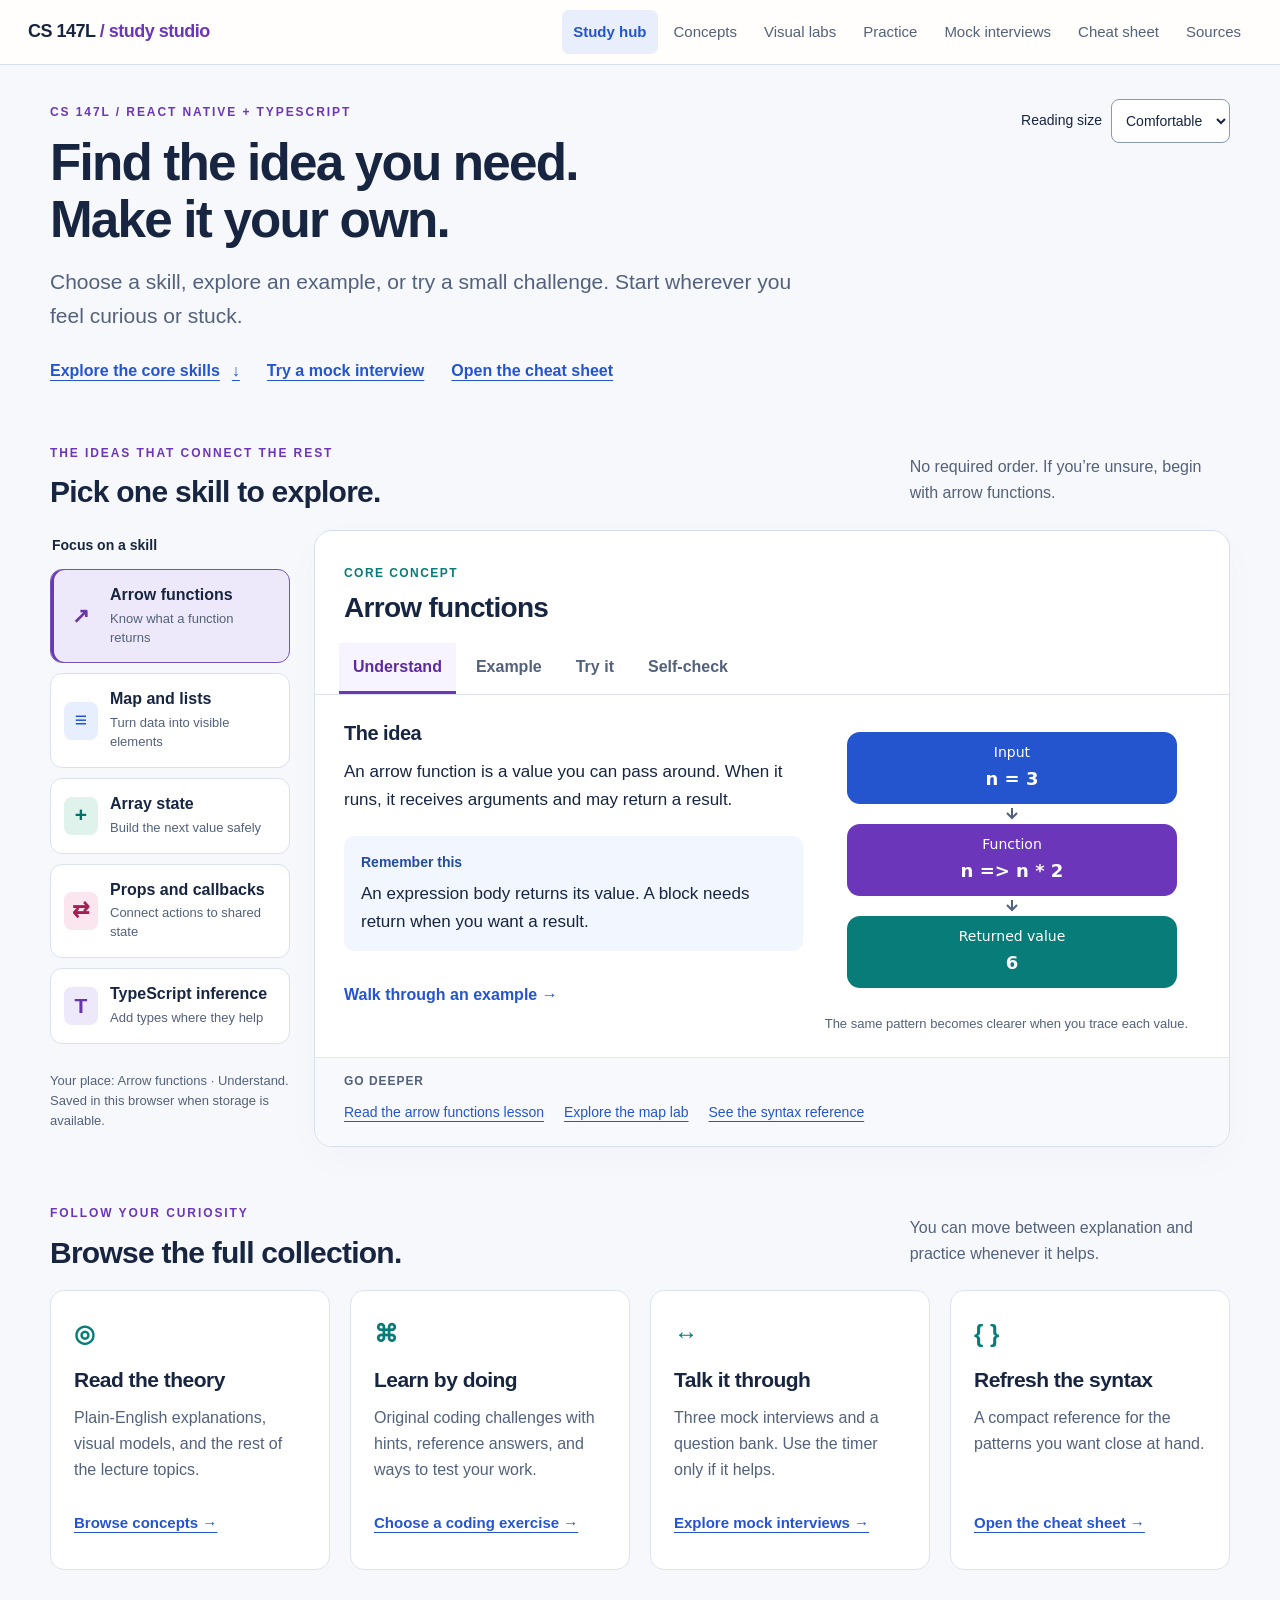
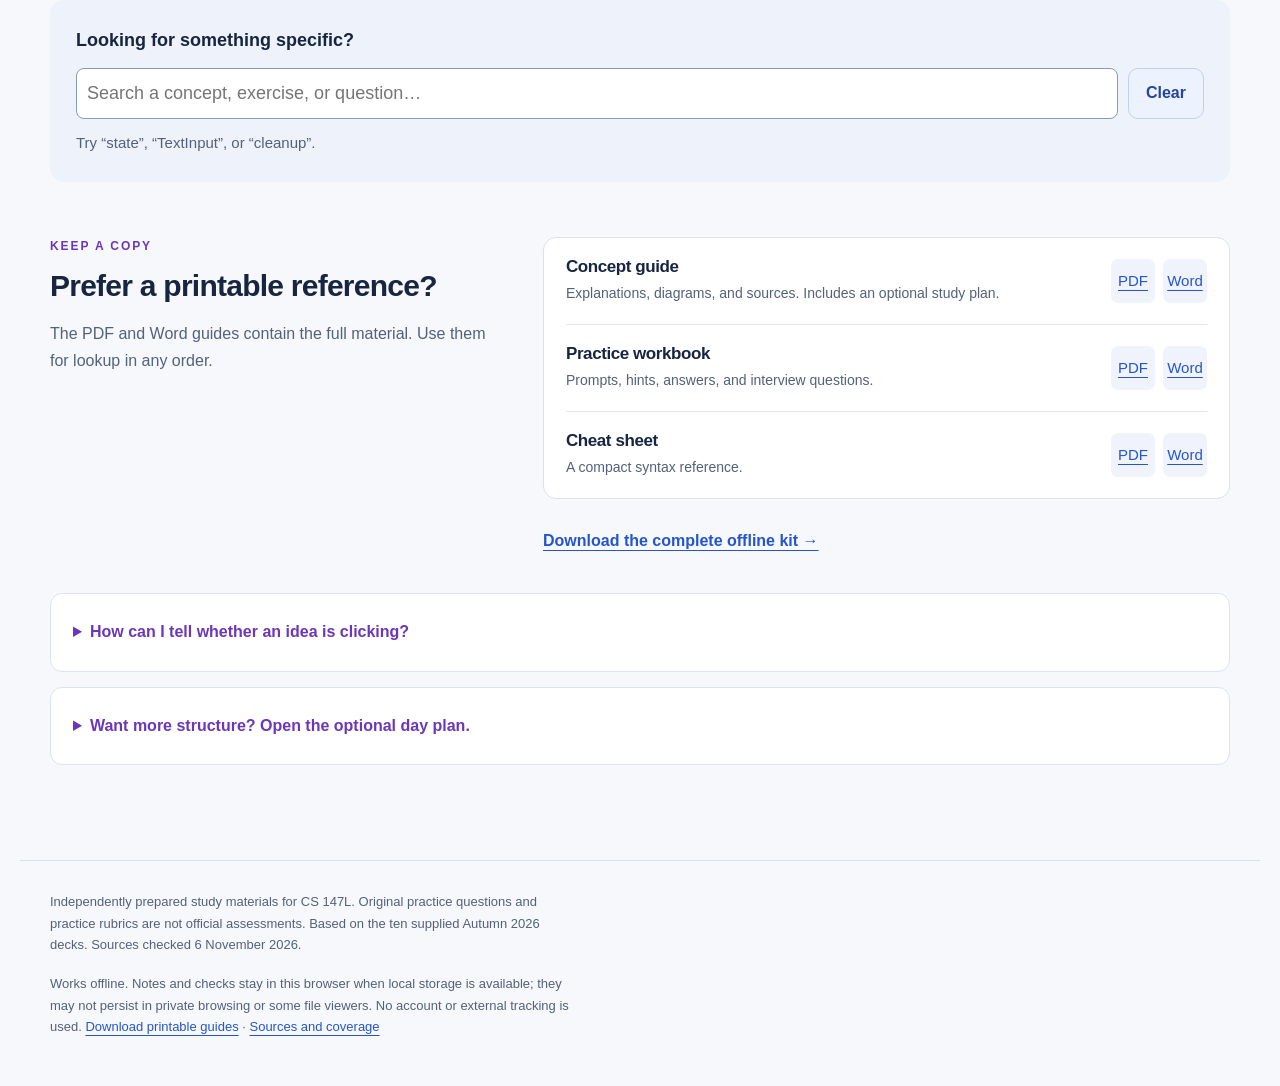
<file: index.html>
<!doctype html><html lang="en"><head><meta charset="utf-8"><meta name="viewport" content="width=device-width, initial-scale=1"><meta name="description" content="An interactive study guide to React Native and TypeScript, based on CS 147L lecture materials."><title>Explore your way | CS 147L Study Guide</title><link rel="stylesheet" href="assets/style.css"><link rel="stylesheet" href="assets/studio.css"></head><body class="home-page"><a class="skip" href="#main">Skip to content</a><header><div class="header-inner"><a class="brand" href="index.html">CS 147L <span>/ study studio</span></a><nav aria-label="Main navigation"><a href="index.html" aria-current="page">Study hub</a><a href="concepts.html">Concepts</a><a href="labs.html">Visual labs</a><a href="exercises.html">Practice</a><a href="interviews.html">Mock interviews</a><a href="cheatsheet.html">Cheat sheet</a><a href="sources.html">Sources</a></nav></div></header><main id="main"><div class="page-tools"><a href="index.html#explore" class="back-hub">← Explore a skill</a><label class="reading-control">Reading size <select data-reading-size><option value="comfortable">Comfortable</option><option value="large">Large</option></select></label></div><section class="welcome"><div class="eyebrow">CS 147L / React Native + TypeScript</div><h1>Find the idea you need.<br>Make it your own.</h1><p class="lede">Choose a skill, explore an example, or try a small challenge. Start wherever you feel curious or stuck.</p><div class="welcome-links"><a href="#explore">Explore the core skills <span aria-hidden="true">↓</span></a><a href="interviews.html">Try a mock interview</a><a href="cheatsheet.html">Open the cheat sheet</a></div></section>
<section class="skill-section" id="explore" aria-labelledby="explore-title"><span id="priority"></span><div class="section-intro"><div><div class="eyebrow">The ideas that connect the rest</div><h2 id="explore-title">Pick one skill to explore.</h2></div><p>No required order. If you’re unsure, begin with arrow functions.</p></div><div class="learning-workspace"><aside class="skill-picker"><fieldset class="desktop-skills"><legend>Focus on a skill</legend><label class="skill-option purple"><input type="radio" name="focus-skill" value="functions" checked><span class="skill-icon" aria-hidden="true">↗</span><span><strong>Arrow functions</strong><small>Know what a function returns</small></span></label><label class="skill-option blue"><input type="radio" name="focus-skill" value="lists"><span class="skill-icon" aria-hidden="true">≡</span><span><strong>Map and lists</strong><small>Turn data into visible elements</small></span></label><label class="skill-option teal"><input type="radio" name="focus-skill" value="state"><span class="skill-icon" aria-hidden="true">+</span><span><strong>Array state</strong><small>Build the next value safely</small></span></label><label class="skill-option pink"><input type="radio" name="focus-skill" value="callbacks"><span class="skill-icon" aria-hidden="true">⇄</span><span><strong>Props and callbacks</strong><small>Connect actions to shared state</small></span></label><label class="skill-option purple"><input type="radio" name="focus-skill" value="types"><span class="skill-icon" aria-hidden="true">T</span><span><strong>TypeScript inference</strong><small>Add types where they help</small></span></label></fieldset><label class="mobile-skill-label" for="skill-select">Focus on a skill</label><select id="skill-select" class="mobile-skills"><option value="functions">Arrow functions</option><option value="lists">Map and lists</option><option value="state">Array state</option><option value="callbacks">Props and callbacks</option><option value="types">TypeScript inference</option></select><p class="place-note" id="saved-place">Choose any skill. Your place is saved in this browser when storage is available.</p></aside><div class="skill-content"><p id="focus-announcement" class="sr-only" aria-live="polite"></p><section class="focus-topic" data-topic="functions" aria-labelledby="topic-title-functions"><div class="topic-heading"><span class="topic-kicker">Core concept</span><h3 id="topic-title-functions">Arrow functions</h3></div><div class="mode-tabs" role="tablist" aria-label="How to explore Arrow functions"><button type="button" role="tab" id="tab-functions-understand" aria-controls="panel-functions-understand" aria-selected="true" tabindex="0" data-mode="understand">Understand</button><button type="button" role="tab" id="tab-functions-example" aria-controls="panel-functions-example" aria-selected="false" tabindex="-1" data-mode="example">Example</button><button type="button" role="tab" id="tab-functions-practice" aria-controls="panel-functions-practice" aria-selected="false" tabindex="-1" data-mode="practice">Try it</button><button type="button" role="tab" id="tab-functions-check" aria-controls="panel-functions-check" aria-selected="false" tabindex="-1" data-mode="check">Self-check</button></div><section role="tabpanel" id="panel-functions-understand" aria-labelledby="tab-functions-understand" data-panel="understand" tabindex="0"><div class="understand-layout"><div><h4>The idea</h4><p>An arrow function is a value you can pass around. When it runs, it receives arguments and may return a result.</p><div class="remember"><strong>Remember this</strong><p>An expression body returns its value. A block needs return when you want a result.</p></div><button class="text-action" data-switch="example">Walk through an example <span aria-hidden="true">→</span></button></div><figure class="focus-figure"><svg xmlns="http://www.w3.org/2000/svg" viewBox="0 0 340 280" role="img" aria-label="Arrow functions explained in three steps"><g font-family="system-ui, sans-serif" text-anchor="middle"><rect x="5" y="10" width="330" height="72" rx="13" fill="#2455cf"/><text x="170" y="35" font-size="14" fill="white">Input</text><text x="170" y="63" font-size="18" font-weight="650" fill="white">n = 3</text><path d="M170 86v10m-5-5 5 5 5-5" fill="none" stroke="#53617a" stroke-width="2"/><rect x="5" y="102" width="330" height="72" rx="13" fill="#6c36ba"/><text x="170" y="127" font-size="14" fill="white">Function</text><text x="170" y="155" font-size="18" font-weight="650" fill="white">n =&gt; n * 2</text><path d="M170 178v10m-5-5 5 5 5-5" fill="none" stroke="#53617a" stroke-width="2"/><rect x="5" y="194" width="330" height="72" rx="13" fill="#087c78"/><text x="170" y="219" font-size="14" fill="white">Returned value</text><text x="170" y="247" font-size="18" font-weight="650" fill="white">6</text></g></svg><figcaption>The same pattern becomes clearer when you trace each value.</figcaption></figure></div></section><section role="tabpanel" id="panel-functions-example" aria-labelledby="tab-functions-example" data-panel="example" tabindex="0" hidden><div class="walkthrough"><div class="example-label">JavaScript fragment</div><div class="code"><button type="button" class="copy" aria-label="Copy example">Copy</button><pre class="trace-code"><code><span data-code-line="0">const double = n =&gt; n * 2;</span><span data-code-line="1">const alsoDouble = n =&gt; { return n * 2; };</span><span data-code-line="2">const missingReturn = n =&gt; { n * 2; };</span><span data-code-line="3"> </span><span data-code-line="4">double(3); // 6</span><span data-code-line="5">missingReturn(3); // undefined</span></code></pre></div><div class="walkthrough-controls"><button class="secondary" data-step="-1" disabled aria-label="Previous explanation">← Back</button><span class="step-count">Part 1 of 3</span><button data-step="1" aria-label="Next explanation">Next →</button></div><p class="step-explanation" aria-live="polite">An expression body returns the expression. With n = 3, n * 2 becomes 6.</p><p class="meta">This is a guided explanation. Run a full component in your course app using the linked exercise.</p></div></section><section role="tabpanel" id="panel-functions-practice" aria-labelledby="tab-functions-practice" data-panel="practice" tabindex="0" hidden><h4>A small challenge</h4><p>Write a function that adds 1 to a number. Show an expression body and a block body. Predict the result when the input is 4.</p><label for="mini-functions">Your attempt or explanation</label><textarea id="mini-functions" class="answer-editor" data-save="mini-functions" placeholder="Use this space or your editor. This scratchpad saves text; it does not run code." spellcheck="false"></textarea><details><summary>Show a hint</summary><p>Keep the calculation the same. Only the block version needs the return keyword.</p></details><details><summary>Compare with an answer</summary><div class="code"><button type="button" class="copy" aria-label="Copy code">Copy</button><pre>const addOne = n =&gt; n + 1;
const addOneBlock = n =&gt; { return n + 1; };
// Both return 5 when called with 4.</pre></div><p>Both versions receive one number and return a new number. The braces change how you write the return, not the intended calculation.</p></details><a class="text-link" href="exercises.html#e01">Open the full exercise E01 →</a></section><section role="tabpanel" id="panel-functions-check" aria-labelledby="tab-functions-check" data-panel="check" tabindex="0" hidden><form class="focus-quiz" data-focus-quiz="functions"><fieldset><legend>What does this call return?</legend><div class="code"><button type="button" class="copy" aria-label="Copy code">Copy</button><pre>const double = n =&gt; { n * 2; };
double(4);</pre></div><label class="quiz-choice"><input type="radio" name="quiz-functions" value="0"><span>8</span></label><label class="quiz-choice"><input type="radio" name="quiz-functions" value="1"><span>undefined</span></label><label class="quiz-choice"><input type="radio" name="quiz-functions" value="2"><span>A syntax error</span></label></fieldset><button type="submit">Check my reasoning</button><p class="quiz-result" aria-live="polite"></p></form><p class="meta">One answer is a starting point. Explain why it works, then try the coding exercise.</p></section><div class="context-links"><span>Go deeper</span><a href="concepts.html#arrow-functions">Read the arrow functions lesson</a><a href="labs.html#map">Explore the map lab</a><a href="cheatsheet.html#cheat-0">See the syntax reference</a></div></section><section class="focus-topic" data-topic="lists" hidden aria-labelledby="topic-title-lists"><div class="topic-heading"><span class="topic-kicker">Core concept</span><h3 id="topic-title-lists">Map and lists</h3></div><div class="mode-tabs" role="tablist" aria-label="How to explore Map and lists"><button type="button" role="tab" id="tab-lists-understand" aria-controls="panel-lists-understand" aria-selected="true" tabindex="0" data-mode="understand">Understand</button><button type="button" role="tab" id="tab-lists-example" aria-controls="panel-lists-example" aria-selected="false" tabindex="-1" data-mode="example">Example</button><button type="button" role="tab" id="tab-lists-practice" aria-controls="panel-lists-practice" aria-selected="false" tabindex="-1" data-mode="practice">Try it</button><button type="button" role="tab" id="tab-lists-check" aria-controls="panel-lists-check" aria-selected="false" tabindex="-1" data-mode="check">Self-check</button></div><section role="tabpanel" id="panel-lists-understand" aria-labelledby="tab-lists-understand" data-panel="understand" tabindex="0"><div class="understand-layout"><div><h4>The idea</h4><p>map calls a function once for each array item. It puts each returned value into a new array. Those values can be elements to display.</p><div class="remember"><strong>Remember this</strong><p>Return an element for each item, and put a stable key on each returned sibling.</p></div><button class="text-action" data-switch="example">Walk through an example <span aria-hidden="true">→</span></button></div><figure class="focus-figure"><svg xmlns="http://www.w3.org/2000/svg" viewBox="0 0 340 280" role="img" aria-label="Map and lists explained in three steps"><g font-family="system-ui, sans-serif" text-anchor="middle"><rect x="5" y="10" width="330" height="72" rx="13" fill="#2455cf"/><text x="170" y="35" font-size="14" fill="white">Data</text><text x="170" y="63" font-size="18" font-weight="650" fill="white">Tea · Soup</text><path d="M170 86v10m-5-5 5 5 5-5" fill="none" stroke="#53617a" stroke-width="2"/><rect x="5" y="102" width="330" height="72" rx="13" fill="#6c36ba"/><text x="170" y="127" font-size="14" fill="white">map callback</text><text x="170" y="155" font-size="18" font-weight="650" fill="white">name =&gt; &lt;Text&gt;…&lt;/Text&gt;</text><path d="M170 178v10m-5-5 5 5 5-5" fill="none" stroke="#53617a" stroke-width="2"/><rect x="5" y="194" width="330" height="72" rx="13" fill="#087c78"/><text x="170" y="219" font-size="14" fill="white">New array</text><text x="170" y="247" font-size="18" font-weight="650" fill="white">Text · Text</text></g></svg><figcaption>The same pattern becomes clearer when you trace each value.</figcaption></figure></div></section><section role="tabpanel" id="panel-lists-example" aria-labelledby="tab-lists-example" data-panel="example" tabindex="0" hidden><div class="walkthrough"><div class="example-label">JavaScript + JSX fragments</div><div class="code"><button type="button" class="copy" aria-label="Copy example">Copy</button><pre class="trace-code"><code><span data-code-line="0">// Component fragment; Text and View are imported.</span><span data-code-line="1">const names = [&#x27;Tea&#x27;, &#x27;Soup&#x27;];</span><span data-code-line="2">const rows = names.map(name =&gt; (</span><span data-code-line="3">  &lt;Text key={name}&gt;{name}&lt;/Text&gt;</span><span data-code-line="4">));</span><span data-code-line="5">return &lt;View&gt;{rows}&lt;/View&gt;;</span></code></pre></div><div class="walkthrough-controls"><button class="secondary" data-step="-1" disabled aria-label="Previous explanation">← Back</button><span class="step-count">Part 1 of 3</span><button data-step="1" aria-label="Next explanation">Next →</button></div><p class="step-explanation" aria-live="polite">The callback receives one name at a time: first Tea, then Soup.</p><p class="meta">This is a guided explanation. Run a full component in your course app using the linked exercise.</p></div></section><section role="tabpanel" id="panel-lists-practice" aria-labelledby="tab-lists-practice" data-panel="practice" tabindex="0" hidden><h4>A small challenge</h4><p>Given [2, 5, 8], use map to add 1 to every number. Write both arrow-body styles. Predict the result and whether the original changes.</p><label for="mini-lists">Your attempt or explanation</label><textarea id="mini-lists" class="answer-editor" data-save="mini-lists" placeholder="Use this space or your editor. This scratchpad saves text; it does not run code." spellcheck="false"></textarea><details><summary>Show a hint</summary><p>The callback receives one number. Its return value becomes one entry in the result.</p></details><details><summary>Compare with an answer</summary><div class="code"><button type="button" class="copy" aria-label="Copy code">Copy</button><pre>const numbers = [2, 5, 8];
const result = numbers.map(n =&gt; n + 1);
const sameResult = numbers.map(n =&gt; { return n + 1; });
// Results: [3, 6, 9]. numbers remains [2, 5, 8].</pre></div><p>This transformation creates a new array. Each callback returns a new number and does not mutate the input.</p></details><a class="text-link" href="exercises.html#e02">Open the full exercise E02 →</a></section><section role="tabpanel" id="panel-lists-check" aria-labelledby="tab-lists-check" data-panel="check" tabindex="0" hidden><form class="focus-quiz" data-focus-quiz="lists"><fieldset><legend>Which result does this map produce?</legend><div class="code"><button type="button" class="copy" aria-label="Copy code">Copy</button><pre>[2, 5, 8].map(n =&gt; { n + 1; });</pre></div><label class="quiz-choice"><input type="radio" name="quiz-lists" value="0"><span>[3, 6, 9]</span></label><label class="quiz-choice"><input type="radio" name="quiz-lists" value="1"><span>[2, 5, 8]</span></label><label class="quiz-choice"><input type="radio" name="quiz-lists" value="2"><span>[undefined, undefined, undefined]</span></label></fieldset><button type="submit">Check my reasoning</button><p class="quiz-result" aria-live="polite"></p></form><p class="meta">One answer is a starting point. Explain why it works, then try the coding exercise.</p></section><div class="context-links"><span>Go deeper</span><a href="concepts.html#map-lists">Read the map and lists lesson</a><a href="labs.html#map">Explore the map lab</a><a href="cheatsheet.html#cheat-1">See the syntax reference</a></div></section><section class="focus-topic" data-topic="state" hidden aria-labelledby="topic-title-state"><div class="topic-heading"><span class="topic-kicker">Core concept</span><h3 id="topic-title-state">Array state</h3></div><div class="mode-tabs" role="tablist" aria-label="How to explore Array state"><button type="button" role="tab" id="tab-state-understand" aria-controls="panel-state-understand" aria-selected="true" tabindex="0" data-mode="understand">Understand</button><button type="button" role="tab" id="tab-state-example" aria-controls="panel-state-example" aria-selected="false" tabindex="-1" data-mode="example">Example</button><button type="button" role="tab" id="tab-state-practice" aria-controls="panel-state-practice" aria-selected="false" tabindex="-1" data-mode="practice">Try it</button><button type="button" role="tab" id="tab-state-check" aria-controls="panel-state-check" aria-selected="false" tabindex="-1" data-mode="check">Self-check</button></div><section role="tabpanel" id="panel-state-understand" aria-labelledby="tab-state-understand" data-panel="understand" tabindex="0"><div class="understand-layout"><div><h4>The idea</h4><p>State describes a render. To add an item, create a new array and ask React to use it in the next render.</p><div class="remember"><strong>Remember this</strong><p>A setter accepts a new value or a pure updater function. Square brackets create the new array.</p></div><button class="text-action" data-switch="example">Walk through an example <span aria-hidden="true">→</span></button></div><figure class="focus-figure"><svg xmlns="http://www.w3.org/2000/svg" viewBox="0 0 340 280" role="img" aria-label="Array state explained in three steps"><g font-family="system-ui, sans-serif" text-anchor="middle"><rect x="5" y="10" width="330" height="72" rx="13" fill="#2455cf"/><text x="170" y="35" font-size="14" fill="white">Previous array</text><text x="170" y="63" font-size="18" font-weight="650" fill="white">Tea · Toast</text><path d="M170 86v10m-5-5 5 5 5-5" fill="none" stroke="#53617a" stroke-width="2"/><rect x="5" y="102" width="330" height="72" rx="13" fill="#6c36ba"/><text x="170" y="127" font-size="14" fill="white">New array literal</text><text x="170" y="155" font-size="18" font-weight="650" fill="white">[...previous, item]</text><path d="M170 178v10m-5-5 5 5 5-5" fill="none" stroke="#53617a" stroke-width="2"/><rect x="5" y="194" width="330" height="72" rx="13" fill="#087c78"/><text x="170" y="219" font-size="14" fill="white">Next array</text><text x="170" y="247" font-size="18" font-weight="650" fill="white">Tea · Toast · Soup</text></g></svg><figcaption>The same pattern becomes clearer when you trace each value.</figcaption></figure></div></section><section role="tabpanel" id="panel-state-example" aria-labelledby="tab-state-example" data-panel="example" tabindex="0" hidden><div class="walkthrough"><div class="example-label">JavaScript fragment</div><div class="code"><button type="button" class="copy" aria-label="Copy example">Copy</button><pre class="trace-code"><code><span data-code-line="0">// Inside an add-event handler; menu and setMenu already exist.</span><span data-code-line="1">const newItem = { id: &#x27;b&#x27;, name: &#x27;Soup&#x27; };</span><span data-code-line="2">setMenu(previous =&gt; [...previous, newItem]);</span><span data-code-line="3"> </span><span data-code-line="4">// Also valid using this render&#x27;s menu:</span><span data-code-line="5">// setMenu([...menu, newItem]);</span></code></pre></div><div class="walkthrough-controls"><button class="secondary" data-step="-1" disabled aria-label="Previous explanation">← Back</button><span class="step-count">Part 1 of 3</span><button data-step="1" aria-label="Next explanation">Next →</button></div><p class="step-explanation" aria-live="polite">Create the item outside the updater. In an app, assign a new stable ID when each item is created.</p><p class="meta">This is a guided explanation. Run a full component in your course app using the linked exercise.</p></div></section><section role="tabpanel" id="panel-state-practice" aria-labelledby="tab-state-practice" data-panel="practice" tabindex="0" hidden><h4>A small challenge</h4><p>Assume menu is array state and item is a new menu item. Write an add handler that appends item without changing the existing array.</p><label for="mini-state">Your attempt or explanation</label><textarea id="mini-state" class="answer-editor" data-save="mini-state" placeholder="Use this space or your editor. This scratchpad saves text; it does not run code." spellcheck="false"></textarea><details><summary>Show a hint</summary><p>Use a functional updater. Its parameter is the previous array, and it must return the next array.</p></details><details><summary>Compare with an answer</summary><div class="code"><button type="button" class="copy" aria-label="Copy code">Copy</button><pre>const addItem = item =&gt; {
  setMenu(previous =&gt; [...previous, item]);
};
// Component-body fragment in JavaScript.
// In TypeScript, annotate item with MenuItem.</pre></div><p>The updater receives previous queued state and returns a new array. Do not use push on the state array. Object braces would produce a different shape.</p></details><a class="text-link" href="exercises.html#e04">Open the full exercise E04 →</a></section><section role="tabpanel" id="panel-state-check" aria-labelledby="tab-state-check" data-panel="check" tabindex="0" hidden><form class="focus-quiz" data-focus-quiz="state"><fieldset><legend>Is this update valid?</legend><div class="code"><button type="button" class="copy" aria-label="Copy code">Copy</button><pre>setMenu(previous =&gt; [...previous, item]);</pre></div><label class="quiz-choice"><input type="radio" name="quiz-state" value="0"><span>Yes: the updater returns the next array.</span></label><label class="quiz-choice"><input type="radio" name="quiz-state" value="1"><span>No: a setter cannot receive a function.</span></label><label class="quiz-choice"><input type="radio" name="quiz-state" value="2"><span>No: spread changes the original array.</span></label></fieldset><button type="submit">Check my reasoning</button><p class="quiz-result" aria-live="polite"></p></form><p class="meta">One answer is a starting point. Explain why it works, then try the coding exercise.</p></section><div class="context-links"><span>Go deeper</span><a href="concepts.html#immutable-updates">Read the array state lesson</a><a href="labs.html#state">Explore the state lab</a><a href="cheatsheet.html#cheat-4">See the syntax reference</a></div></section><section class="focus-topic" data-topic="callbacks" hidden aria-labelledby="topic-title-callbacks"><div class="topic-heading"><span class="topic-kicker">Core concept</span><h3 id="topic-title-callbacks">Props and callbacks</h3></div><div class="mode-tabs" role="tablist" aria-label="How to explore Props and callbacks"><button type="button" role="tab" id="tab-callbacks-understand" aria-controls="panel-callbacks-understand" aria-selected="true" tabindex="0" data-mode="understand">Understand</button><button type="button" role="tab" id="tab-callbacks-example" aria-controls="panel-callbacks-example" aria-selected="false" tabindex="-1" data-mode="example">Example</button><button type="button" role="tab" id="tab-callbacks-practice" aria-controls="panel-callbacks-practice" aria-selected="false" tabindex="-1" data-mode="practice">Try it</button><button type="button" role="tab" id="tab-callbacks-check" aria-controls="panel-callbacks-check" aria-selected="false" tabindex="-1" data-mode="check">Self-check</button></div><section role="tabpanel" id="panel-callbacks-understand" aria-labelledby="tab-callbacks-understand" data-panel="understand" tabindex="0"><div class="understand-layout"><div><h4>The idea</h4><p>Keep shared state in the parent. Give the child a function it can call to request a change. The parent updates state and passes new values down.</p><div class="remember"><strong>Remember this</strong><p>Pass the function as a prop. Call it later, inside the event handler, with the expected argument.</p></div><button class="text-action" data-switch="example">Walk through an example <span aria-hidden="true">→</span></button></div><figure class="focus-figure"><svg xmlns="http://www.w3.org/2000/svg" viewBox="0 0 340 280" role="img" aria-label="Props and callbacks explained in three steps"><g font-family="system-ui, sans-serif" text-anchor="middle"><rect x="5" y="10" width="330" height="72" rx="13" fill="#2455cf"/><text x="170" y="35" font-size="14" fill="white">Parent</text><text x="170" y="63" font-size="18" font-weight="650" fill="white">owns menu + onAdd</text><path d="M170 86v10m-5-5 5 5 5-5" fill="none" stroke="#53617a" stroke-width="2"/><rect x="5" y="102" width="330" height="72" rx="13" fill="#6c36ba"/><text x="170" y="127" font-size="14" fill="white">Child receives a prop</text><text x="170" y="155" font-size="18" font-weight="650" fill="white">onAdd={addItem}</text><path d="M170 178v10m-5-5 5 5 5-5" fill="none" stroke="#53617a" stroke-width="2"/><rect x="5" y="194" width="330" height="72" rx="13" fill="#087c78"/><text x="170" y="219" font-size="14" fill="white">Press event</text><text x="170" y="247" font-size="18" font-weight="650" fill="white">onAdd({ name, popular })</text></g></svg><figcaption>The same pattern becomes clearer when you trace each value.</figcaption></figure></div></section><section role="tabpanel" id="panel-callbacks-example" aria-labelledby="tab-callbacks-example" data-panel="example" tabindex="0" hidden><div class="walkthrough"><div class="example-label">JavaScript + JSX fragments</div><div class="code"><button type="button" class="copy" aria-label="Copy example">Copy</button><pre class="trace-code"><code><span data-code-line="0">// Parent component fragments:</span><span data-code-line="1">const addItem = draft =&gt; {</span><span data-code-line="2">  setMenu(previous =&gt; [...previous, draft]);</span><span data-code-line="3">};</span><span data-code-line="4">&lt;Composer onAdd={addItem} /&gt;</span><span data-code-line="5"> </span><span data-code-line="6">// Child JSX fragment:</span><span data-code-line="7">&lt;Button title=&quot;Add&quot;</span><span data-code-line="8">  onPress={() =&gt; onAdd({ name, popular })} /&gt;</span></code></pre></div><div class="walkthrough-controls"><button class="secondary" data-step="-1" disabled aria-label="Previous explanation">← Back</button><span class="step-count">Part 1 of 3</span><button data-step="1" aria-label="Next explanation">Next →</button></div><p class="step-explanation" aria-live="polite">The parent owns menu and the callback. It passes the function itself to Composer through onAdd.</p><p class="meta">This is a guided explanation. Run a full component in your course app using the linked exercise.</p></div></section><section role="tabpanel" id="panel-callbacks-practice" aria-labelledby="tab-callbacks-practice" data-panel="practice" tabindex="0" hidden><h4>A small challenge</h4><p>Sketch a parent with menu state and a child with draft text. Write the callback prop and the child’s onPress expression. Explain who owns the array.</p><label for="mini-callbacks">Your attempt or explanation</label><textarea id="mini-callbacks" class="answer-editor" data-save="mini-callbacks" placeholder="Use this space or your editor. This scratchpad saves text; it does not run code." spellcheck="false"></textarea><details><summary>Show a hint</summary><p>The child gets onAdd as a prop. Its press handler should call onAdd with a { name, popular } object.</p></details><details><summary>Compare with an answer</summary><div class="code"><button type="button" class="copy" aria-label="Copy code">Copy</button><pre>// JavaScript + JSX example. E07 adds TypeScript types.
import { useState } from &#x27;react&#x27;;
import { Button, Switch, Text, TextInput, View } from &#x27;react-native&#x27;;

export default function Menu() {
  const [menu, setMenu] = useState([]);
  const addItem = draft =&gt; {
    setMenu(previous =&gt; [...previous, draft]);
  };
  return (
    &lt;View&gt;
      &lt;Text&gt;{menu.length} items&lt;/Text&gt;
      &lt;Composer onAdd={addItem} /&gt;
    &lt;/View&gt;
  );
}

function Composer({ onAdd }) {
  const [name, setName] = useState(&#x27;&#x27;);
  const [popular, setPopular] = useState(false);
  return (
    &lt;View&gt;
      &lt;TextInput value={name} onChangeText={setName} /&gt;
      &lt;Switch value={popular} onValueChange={setPopular} /&gt;
      &lt;Button title=&quot;Add&quot;
        onPress={() =&gt; onAdd({ name, popular })} /&gt;
    &lt;/View&gt;
  );
}</pre></div><p>Menu owns the array. Composer owns the draft name and popular values, receives onAdd as a prop, and calls it on a press. The parent appends the draft with a pure updater, so the item count changes on the next render. This sketch isolates ownership and callback wiring; E07 adds TypeScript contracts, and the full app adds validation and stable IDs for rendered items.</p></details><a class="text-link" href="exercises.html#e07">Open the full exercise E07 →</a></section><section role="tabpanel" id="panel-callbacks-check" aria-labelledby="tab-callbacks-check" data-panel="check" tabindex="0" hidden><form class="focus-quiz" data-focus-quiz="callbacks"><fieldset><legend>When is addItem called here?</legend><div class="code"><button type="button" class="copy" aria-label="Copy code">Copy</button><pre>&lt;Button title=&quot;Add&quot;
  onPress={() =&gt; addItem({ name, popular })} /&gt;</pre></div><label class="quiz-choice"><input type="radio" name="quiz-callbacks" value="0"><span>While the component renders.</span></label><label class="quiz-choice"><input type="radio" name="quiz-callbacks" value="1"><span>When the button is pressed.</span></label><label class="quiz-choice"><input type="radio" name="quiz-callbacks" value="2"><span>Only when the component first mounts.</span></label></fieldset><button type="submit">Check my reasoning</button><p class="quiz-result" aria-live="polite"></p></form><p class="meta">One answer is a starting point. Explain why it works, then try the coding exercise.</p></section><div class="context-links"><span>Go deeper</span><a href="concepts.html#shared-state">Read the props and callbacks lesson</a><a href="labs.html#callbacks">Explore the callback lab</a><a href="cheatsheet.html#cheat-6">See the syntax reference</a></div></section><section class="focus-topic" data-topic="types" hidden aria-labelledby="topic-title-types"><div class="topic-heading"><span class="topic-kicker">Core concept</span><h3 id="topic-title-types">TypeScript inference</h3></div><div class="mode-tabs" role="tablist" aria-label="How to explore TypeScript inference"><button type="button" role="tab" id="tab-types-understand" aria-controls="panel-types-understand" aria-selected="true" tabindex="0" data-mode="understand">Understand</button><button type="button" role="tab" id="tab-types-example" aria-controls="panel-types-example" aria-selected="false" tabindex="-1" data-mode="example">Example</button><button type="button" role="tab" id="tab-types-practice" aria-controls="panel-types-practice" aria-selected="false" tabindex="-1" data-mode="practice">Try it</button><button type="button" role="tab" id="tab-types-check" aria-controls="panel-types-check" aria-selected="false" tabindex="-1" data-mode="check">Self-check</button></div><section role="tabpanel" id="panel-types-understand" aria-labelledby="tab-types-understand" data-panel="understand" tabindex="0"><div class="understand-layout"><div><h4>The idea</h4><p>TypeScript can infer many types from values you supplied. Add a type when the starting value does not describe all the values you intend to store.</p><div class="remember"><strong>Remember this</strong><p>Typed initial data guides inference. Empty arrays, null, and callback contracts often need explicit types.</p></div><button class="text-action" data-switch="example">Walk through an example <span aria-hidden="true">→</span></button></div><figure class="focus-figure"><svg xmlns="http://www.w3.org/2000/svg" viewBox="0 0 340 280" role="img" aria-label="TypeScript inference explained in three steps"><g font-family="system-ui, sans-serif" text-anchor="middle"><rect x="5" y="10" width="330" height="72" rx="13" fill="#2455cf"/><text x="170" y="35" font-size="14" fill="white">Type describes data</text><text x="170" y="63" font-size="18" font-weight="650" fill="white">Item[]</text><path d="M170 86v10m-5-5 5 5 5-5" fill="none" stroke="#53617a" stroke-width="2"/><rect x="5" y="102" width="330" height="72" rx="13" fill="#6c36ba"/><text x="170" y="127" font-size="14" fill="white">Initial value</text><text x="170" y="155" font-size="18" font-weight="650" fill="white">initialItems: Item[]</text><path d="M170 178v10m-5-5 5 5 5-5" fill="none" stroke="#53617a" stroke-width="2"/><rect x="5" y="194" width="330" height="72" rx="13" fill="#087c78"/><text x="170" y="219" font-size="14" fill="white">Type inferred for state</text><text x="170" y="247" font-size="18" font-weight="650" fill="white">useState(initialItems)</text></g></svg><figcaption>The same pattern becomes clearer when you trace each value.</figcaption></figure></div></section><section role="tabpanel" id="panel-types-example" aria-labelledby="tab-types-example" data-panel="example" tabindex="0" hidden><div class="walkthrough"><div class="example-label">TypeScript fragment; useState is imported</div><div class="code"><button type="button" class="copy" aria-label="Copy example">Copy</button><pre class="trace-code"><code><span data-code-line="0">type Item = { name: string; popular: boolean };</span><span data-code-line="1">const initialItems: Item[] = [{ name: &#x27;Tea&#x27;, popular: false }];</span><span data-code-line="2"> </span><span data-code-line="3">// These hooks belong inside a component:</span><span data-code-line="4">const [menu, setMenu] = useState(initialItems);</span><span data-code-line="5">const [emptyMenu, setEmptyMenu] = useState&lt;Item[]&gt;([]);</span><span data-code-line="6">const [selected, setSelected] = useState&lt;Item | null&gt;(null);</span></code></pre></div><div class="walkthrough-controls"><button class="secondary" data-step="-1" disabled aria-label="Previous explanation">← Back</button><span class="step-count">Part 1 of 3</span><button data-step="1" aria-label="Next explanation">Next →</button></div><p class="step-explanation" aria-live="polite">Item describes the object shape. initialItems already has the array type Item[].</p><p class="meta">This is a guided explanation. Run a full component in your course app using the linked exercise.</p></div></section><section role="tabpanel" id="panel-types-practice" aria-labelledby="tab-types-practice" data-panel="practice" tabindex="0" hidden><h4>A small challenge</h4><p>Define MenuItem with name and popular. Type an empty menu array and an onAdd callback prop that receives one MenuItem.</p><label for="mini-types">Your attempt or explanation</label><textarea id="mini-types" class="answer-editor" data-save="mini-types" placeholder="Use this space or your editor. This scratchpad saves text; it does not run code." spellcheck="false"></textarea><details><summary>Show a hint</summary><p>An array type is MenuItem[]. An action callback can have the type (item: MenuItem) =&gt; void.</p></details><details><summary>Compare with an answer</summary><div class="code"><button type="button" class="copy" aria-label="Copy code">Copy</button><pre>type MenuItem = { name: string; popular: boolean };
type Props = { onAdd: (item: MenuItem) =&gt; void };

// Inside a component, with useState imported:
const [menu, setMenu] = useState&lt;MenuItem[]&gt;([]);</pre></div><p>The state type tells TypeScript which elements may be added later. The prop type tells the child what argument to pass. void means the caller does not use the action callback’s return value.</p></details><a class="text-link" href="exercises.html#e08">Open the full exercise E08 →</a></section><section role="tabpanel" id="panel-types-check" aria-labelledby="tab-types-check" data-panel="check" tabindex="0" hidden><form class="focus-quiz" data-focus-quiz="types"><fieldset><legend>With TypeScript strict checking enabled, which type permits no selection now and an Item later?</legend><div class="code"><button type="button" class="copy" aria-label="Copy code">Copy</button><pre>// Item is already defined. Choose the state type.</pre></div><label class="quiz-choice"><input type="radio" name="quiz-types" value="0"><span>useState(null)</span></label><label class="quiz-choice"><input type="radio" name="quiz-types" value="1"><span>useState&lt;Item | null&gt;(null)</span></label><label class="quiz-choice"><input type="radio" name="quiz-types" value="2"><span>useState&lt;string&gt;(null)</span></label></fieldset><button type="submit">Check my reasoning</button><p class="quiz-result" aria-live="polite"></p></form><p class="meta">One answer is a starting point. Explain why it works, then try the coding exercise.</p></section><div class="context-links"><span>Go deeper</span><a href="concepts.html#typescript-data">Read the typescript inference lesson</a><a href="exercises.html#e08">Practice inference in E08</a><a href="cheatsheet.html#cheat-2">See the syntax reference</a></div></section></div></div><noscript><p>The interactive selector needs JavaScript. All full lessons are available directly:</p><ul><li><a href="concepts.html#arrow-functions">Arrow functions</a> · <a href="exercises.html#e01">Practice</a></li><li><a href="concepts.html#map-lists">Map and lists</a> · <a href="exercises.html#e02">Practice</a></li><li><a href="concepts.html#immutable-updates">Array state</a> · <a href="exercises.html#e04">Practice</a></li><li><a href="concepts.html#shared-state">Props and callbacks</a> · <a href="exercises.html#e07">Practice</a></li><li><a href="concepts.html#typescript-data">TypeScript inference</a> · <a href="exercises.html#e08">Practice</a></li></ul></noscript></section><section class="resource-section" id="route"><div class="section-intro"><div><div class="eyebrow">Follow your curiosity</div><h2>Browse the full collection.</h2></div><p>You can move between explanation and practice whenever it helps.</p></div><div class="resource-grid"><article class="resource-card"><span class="resource-icon" aria-hidden="true">◎</span><h3>Read the theory</h3><p>Plain-English explanations, visual models, and the rest of the lecture topics.</p><a href="concepts.html">Browse concepts →</a></article><article class="resource-card"><span class="resource-icon" aria-hidden="true">⌘</span><h3>Learn by doing</h3><p>Original coding challenges with hints, reference answers, and ways to test your work.</p><a href="exercises.html">Choose a coding exercise →</a></article><article class="resource-card"><span class="resource-icon" aria-hidden="true">↔</span><h3>Talk it through</h3><p>Three mock interviews and a question bank. Use the timer only if it helps.</p><a href="interviews.html">Explore mock interviews →</a></article><article class="resource-card"><span class="resource-icon" aria-hidden="true">{ }</span><h3>Refresh the syntax</h3><p>A compact reference for the patterns you want close at hand.</p><a href="cheatsheet.html">Open the cheat sheet →</a></article></div><div class="library-search"><label for="library-query">Looking for something specific?</label><div class="search-row"><input id="library-query" type="search" placeholder="Search a concept, exercise, or question…" aria-controls="library-results" autocomplete="off"><button class="secondary" id="clear-library">Clear</button></div><p id="library-search-status" class="meta" aria-live="polite">Try “state”, “TextInput”, or “cleanup”.</p><ul id="library-results" class="search-results" hidden></ul></div></section><section class="download-section" id="downloads"><div><div class="eyebrow">Keep a copy</div><h2>Prefer a printable reference?</h2><p>The PDF and Word guides contain the full material. Use them for lookup in any order.</p></div><div class="download-list"><div class="download-row"><div><h3>Concept guide</h3><p>Explanations, diagrams, and sources. Includes an optional study plan.</p></div><div><a class="download-link" href="downloads/study-guide.pdf">PDF</a><a class="download-link" href="downloads/study-guide.docx">Word</a></div></div><div class="download-row"><div><h3>Practice workbook</h3><p>Prompts, hints, answers, and interview questions.</p></div><div><a class="download-link" href="downloads/practice-workbook.pdf">PDF</a><a class="download-link" href="downloads/practice-workbook.docx">Word</a></div></div><div class="download-row"><div><h3>Cheat sheet</h3><p>A compact syntax reference.</p></div><div><a class="download-link" href="downloads/cheat-sheet.pdf">PDF</a><a class="download-link" href="downloads/cheat-sheet.docx">Word</a></div></div></div><a class="text-link" href="downloads/react-native-study-kit.zip">Download the complete offline kit →</a></section><details class="optional-section" id="readiness"><summary>How can I tell whether an idea is clicking?</summary><p>Try a fresh example with the answer closed. Explain what each callback receives, what it returns, and who owns the state. If a step is unclear, return to that idea; there is no required completion order.</p><a href="interviews.html">Try explaining it in a mock interview →</a></details><details class="optional-section" id="schedule"><summary>Want more structure? Open the optional day plan.</summary><p>The timetable is available if you find it useful. The skill explorer above works independently of it.</p><h3>Today’s schedule from 7 a.m. to 4 p.m.</h3><div class="actions"><a class="button secondary" href="downloads/six-hour-plan.pdf" download>Print the clock schedule</a><a class="button secondary" href="downloads/six-hour-plan.docx" download>Edit the schedule in Word</a></div><p><strong>6 hours of study time including breaks: 5 hours 15 minutes of active practice and 45 minutes of breaks.</strong> Math 51 is 10:30–11:30 a.m.; CS106B is 12:30–1:30 p.m. Both timed mocks fit after class. Study ends at 3:30 p.m.</p><div class="callout warn"><p>Class times are confirmed. Morning preparation is estimated at 15 minutes, class transitions at 10 and five minutes, interview travel at 15 minutes, and arrival preparation at 15 minutes. The schedule has no spare time. If travel or meals need longer, use the five-hour fallback or shorten the optional breadth block; preserve core practice, breaks, and arrival time.</p></div><div class="table-wrap"><table class="schedule"><thead><tr><th>Clock time</th><th>Action</th><th>Open</th><th>Done</th></tr></thead><tbody><tr><td><strong>07:00–07:15</strong><br><span class="meta">15 min</span></td><td><span class="badge">Preparation</span><strong>Morning preparation</strong><p>Prepare breakfast, laptop, and the study environment.</p></td><td></td><td><input type="checkbox" data-save="clock-0" aria-label="Completed Morning preparation"></td></tr><tr><td><strong>07:15–07:30</strong><br><span class="meta">15 min</span></td><td><span class="badge">Study</span><strong>Diagnose</strong><p>Attempt the core checks with answers closed.</p></td><td><a href="exercises.html#e01">E01</a><br><a href="exercises.html#e02">E02</a><br><a href="exercises.html#e04">E04</a><br><a href="exercises.html#e07">E07</a><br></td><td><input type="checkbox" data-save="clock-1" aria-label="Completed Diagnose"></td></tr><tr><td><strong>07:30–08:10</strong><br><span class="meta">40 min</span></td><td><span class="badge">Study</span><strong>Arrow functions and map</strong><p>Write both callback forms and rebuild a visible list.</p></td><td><a href="exercises.html#e01">E01</a><br><a href="exercises.html#e02">E02</a><br></td><td><input type="checkbox" data-save="clock-2" aria-label="Completed Arrow functions and map"></td></tr><tr><td><strong>08:10–08:20</strong><br><span class="meta">10 min</span></td><td><span class="badge">Break</span><strong>Break</strong><p>Step away from the screen.</p></td><td></td><td><input type="checkbox" data-save="clock-3" aria-label="Completed Break"></td></tr><tr><td><strong>08:20–09:05</strong><br><span class="meta">45 min</span></td><td><span class="badge">Study</span><strong>Array state and setters</strong><p>Practice immutable append and both valid setter forms.</p></td><td><a href="exercises.html#e04">E04</a><br></td><td><input type="checkbox" data-save="clock-4" aria-label="Completed Array state and setters"></td></tr><tr><td><strong>09:05–09:55</strong><br><span class="meta">50 min</span></td><td><span class="badge">Study</span><strong>Parent and child callbacks</strong><p>Build the child-to-parent action flow; then pass an object draft.</p></td><td><a href="exercises.html#e07">E07</a><br></td><td><input type="checkbox" data-save="clock-5" aria-label="Completed Parent and child callbacks"></td></tr><tr><td><strong>09:55–10:05</strong><br><span class="meta">10 min</span></td><td><span class="badge">Break</span><strong>Break</strong><p>Rest, move, and prepare to switch to types.</p></td><td></td><td><input type="checkbox" data-save="clock-6" aria-label="Completed Break"></td></tr><tr><td><strong>10:05–10:20</strong><br><span class="meta">15 min</span></td><td><span class="badge">Study</span><strong>TypeScript part 1</strong><p>Work on inferred state, empty arrays, null, and callback types.</p></td><td><a href="exercises.html#e08">E08</a><br></td><td><input type="checkbox" data-save="clock-7" aria-label="Completed TypeScript part 1"></td></tr><tr><td><strong>10:20–10:30</strong><br><span class="meta">10 min</span></td><td><span class="badge">Transition</span><strong>Transition to class</strong><p>Estimated 10 minutes. Save a one-sentence next-step note.</p></td><td></td><td><input type="checkbox" data-save="clock-8" aria-label="Completed Transition to class"></td></tr><tr><td><strong>10:30–11:30</strong><br><span class="meta">60 min</span></td><td><span class="badge">Class</span><strong>Math 51</strong><p>Class time; do not count it as study time.</p></td><td></td><td><input type="checkbox" data-save="clock-9" aria-label="Completed Math 51"></td></tr><tr><td><strong>11:30–11:40</strong><br><span class="meta">10 min</span></td><td><span class="badge">Study</span><strong>TypeScript part 2</strong><p>Resume E08 and explain which types inference supplies.</p></td><td><a href="exercises.html#e08">E08</a><br></td><td><input type="checkbox" data-save="clock-10" aria-label="Completed TypeScript part 2"></td></tr><tr><td><strong>11:40–12:10</strong><br><span class="meta">30 min</span></td><td><span class="badge">Study</span><strong>Minimum menu flow</strong><p>Build only the form, parent state, and mapped cards.</p></td><td><a href="exercises.html#e10">E10</a><br></td><td><input type="checkbox" data-save="clock-11" aria-label="Completed Minimum menu flow"></td></tr><tr><td><strong>12:10–12:25</strong><br><span class="meta">15 min</span></td><td><span class="badge">Break</span><strong>Lunch and break</strong><p>Use this scheduled break for food and a screen-free pause.</p></td><td></td><td><input type="checkbox" data-save="clock-12" aria-label="Completed Lunch and break"></td></tr><tr><td><strong>12:25–12:30</strong><br><span class="meta">5 min</span></td><td><span class="badge">Transition</span><strong>Transition to class</strong><p>Estimated five minutes; adjust if the route needs longer.</p></td><td></td><td><input type="checkbox" data-save="clock-13" aria-label="Completed Transition to class"></td></tr><tr><td><strong>12:30–13:30</strong><br><span class="meta">60 min</span></td><td><span class="badge">Class</span><strong>CS106B</strong><p>Class time; leave the practice timer stopped.</p></td><td></td><td><input type="checkbox" data-save="clock-14" aria-label="Completed CS106B"></td></tr><tr><td><strong>13:30–13:55</strong><br><span class="meta">25 min</span></td><td><span class="badge">Study</span><strong>Core mock interview</strong><p>Run M01 from a blank file, without hints.</p></td><td><a href="interviews.html#m01">M01</a><br></td><td><input type="checkbox" data-save="clock-15" aria-label="Completed Core mock interview"></td></tr><tr><td><strong>13:55–14:20</strong><br><span class="meta">25 min</span></td><td><span class="badge">Study</span><strong>Targeted repair</strong><p>Score, repair the first broken step, and rebuild with changed data.</p></td><td><a href="exercises.html#e02">E02</a><br><a href="exercises.html#e04">E04</a><br><a href="exercises.html#e07">E07</a><br><a href="exercises.html#e08">E08</a><br></td><td><input type="checkbox" data-save="clock-16" aria-label="Completed Targeted repair"></td></tr><tr><td><strong>14:20–14:30</strong><br><span class="meta">10 min</span></td><td><span class="badge">Break</span><strong>Break</strong><p>Rest before the final transfer attempt.</p></td><td></td><td><input type="checkbox" data-save="clock-17" aria-label="Completed Break"></td></tr><tr><td><strong>14:30–14:55</strong><br><span class="meta">25 min</span></td><td><span class="badge">Study</span><strong>Optional breadth or core repair</strong><p>Briefly check layout, imports, effects, Promises, and platforms. Use for core repair if needed.</p></td><td><a href="interviews.html#q16">Q16</a><br><a href="interviews.html#q19">Q19</a><br><a href="interviews.html#q22">Q22</a><br><a href="interviews.html#q23">Q23</a><br><a href="interviews.html#q24">Q24</a><br></td><td><input type="checkbox" data-save="clock-18" aria-label="Completed Optional breadth or core repair"></td></tr><tr><td><strong>14:55–15:20</strong><br><span class="meta">25 min</span></td><td><span class="badge">Study</span><strong>Transfer mock interview</strong><p>Run M02 with new data and requirements.</p></td><td><a href="interviews.html#m02">M02</a><br></td><td><input type="checkbox" data-save="clock-19" aria-label="Completed Transfer mock interview"></td></tr><tr><td><strong>15:20–15:30</strong><br><span class="meta">10 min</span></td><td><span class="badge">Study</span><strong>Final recall</strong><p>Recall for five minutes, check for two, explain for three.</p></td><td><a href="cheatsheet.html">Cheat sheet</a><br></td><td><input type="checkbox" data-save="clock-20" aria-label="Completed Final recall"></td></tr><tr><td><strong>15:30–15:45</strong><br><span class="meta">15 min</span></td><td><span class="badge">Travel</span><strong>Travel to interview</strong><p>Estimated 15 minutes. Leave earlier if the journey is longer.</p></td><td></td><td><input type="checkbox" data-save="clock-21" aria-label="Completed Travel to interview"></td></tr><tr><td><strong>15:45–16:00</strong><br><span class="meta">15 min</span></td><td><span class="badge">Arrival</span><strong>Arrival preparation</strong><p>Arrive, settle, and check the laptop. No new material.</p></td><td></td><td><input type="checkbox" data-save="clock-22" aria-label="Completed Arrival preparation"></td></tr></tbody></table></div><details><summary>Adjust preparation, class, or travel times</summary><section class="panel" id="day-planner"><h3>Fit the route around the real day</h3><p>The confirmed classes are filled in. Preparation, transition, travel, and arrival values are editable planning estimates. The route already includes 45 minutes of breaks; add only extra meal or transition time below.</p><div class="grid three">
<label>Wake time <input type="time" id="day-start" value="07:00" data-save="day-start"></label><label>Morning preparation (minutes) <input type="number" id="day-prep" min="0" max="120" value="15" data-save="day-prep-confirmed"></label><label>Interview time <input type="time" id="day-end" value="16:00" data-save="day-end"></label>
<label>Class 1 starts <input type="time" id="class1-start" value="10:30" data-save="class1-start-confirmed"></label><label>Class 1 ends <input type="time" id="class1-end" value="11:30" data-save="class1-end-confirmed"></label><label>Extra meals and transitions (minutes) <input type="number" id="day-other" min="0" max="180" value="15" data-save="day-other-confirmed"></label>
<label>Class 2 starts <input type="time" id="class2-start" value="12:30" data-save="class2-start-confirmed"></label><label>Class 2 ends <input type="time" id="class2-end" value="13:30" data-save="class2-end-confirmed"></label><label>Travel to interview (minutes) <input type="number" id="day-travel" min="0" max="180" value="15" data-save="day-travel"></label><label>Arrival buffer (minutes) <input type="number" id="day-buffer" min="0" max="60" value="15" data-save="day-buffer"></label>
</div><div class="actions"><button id="day-calculate">Check the day budget</button></div><div class="output" id="day-result" aria-live="polite">The classes are filled in. Check the budget after adjusting any travel or preparation estimate.</div><p><strong>Resume between classes:</strong> stop at a working checkpoint, write one sentence naming the next step, then continue the next unfinished block. The 25-minute mocks need an uninterrupted window. Leave the final travel and arrival buffer intact.</p><details><summary>If the day allows five hours instead</summary><p>Keep the same order, mocks, repair, recall, and breaks. Shorten the diagnostic from 15 to 10 minutes, arrows/map from 40 to 30, callbacks from 50 to 40, and integration from 30 to 20. Omit the 25-minute breadth block. These changes save exactly 60 minutes. This is a fallback, not an instruction to rush a skill that remains unclear.</p></details></section>
</details><details><summary>Detailed study blocks and success checks</summary><p>Follow the blocks in order and pause the study clock for classes or travel. This route totals six hours INCLUDING its breaks. The full guide and workbook are reference libraries; do not read them cover to cover today. Stop each block at its limit and record any hints you need.</p><div class="table-wrap"><table class="schedule"><thead><tr><th>Elapsed study time</th><th>Block and action</th><th>Open</th></tr></thead><tbody><tr><td>00:00–00:15</td><td><strong>Diagnose and prepare</strong><p>Close the answers. Write two arrow forms, repair a map with no return, append an item immutably, and sketch parent/child state ownership. Limit each task to three minutes.</p><p>Success check: Record the first step you cannot explain. Have a running blank screen.</p></td><td><a href="exercises.html#e01">E01</a><br><a href="exercises.html#e02">E02</a><br><a href="exercises.html#e04">E04</a><br><a href="exercises.html#e07">E07</a><br></td></tr><tr><td>00:15–00:55</td><td><strong>Arrow functions and map</strong><p>Use 10 minutes for the arrow explanation and map lab, 20 minutes for E01 and E02, and 10 minutes to rebuild both map forms from memory. Explain JSX braces, return, item, and keys.</p><p>Success check: Render a list using both callback styles. Predict the result of a missing return.</p></td><td><a href="exercises.html#e01">E01</a><br><a href="exercises.html#e02">E02</a><br><a href="concepts.html#arrow-functions">Arrow explanation</a><br><a href="labs.html#map">Map lab</a><br></td></tr><tr><td>00:55–01:05</td><td><strong>Take a break</strong><p>Step away from the screen. Do not fill the break with more reading.</p><p>Success check: Return ready to focus.</p></td><td></td></tr><tr><td>01:05–01:50</td><td><strong>Array state and updater functions</strong><p>Use 10 minutes for the state queue lab, 20 minutes for E04, 10 minutes to test two queued updates, and five minutes to explain direct values versus updater functions.</p><p>Success check: Write setMenu(previous =&gt; [...previous, item]) and explain every part. Show the valid direct alternative.</p></td><td><a href="exercises.html#e04">E04</a><br><a href="labs.html#state">State queue lab</a><br><a href="concepts.html#immutable-updates">Array explanation</a><br></td></tr><tr><td>01:50–02:40</td><td><strong>Build parent and child callbacks</strong><p>Trace the callback lab for 10 minutes. Build E07 in 25 minutes. In the final 15 minutes, change the callback from a string to an object with name and popular. Treat provided types as scaffolding until the typing block.</p><p>Success check: Explain press -&gt; child handler -&gt; parent callback -&gt; setter -&gt; new render. Distinguish event callbacks from state updaters.</p></td><td><a href="exercises.html#e07">E07</a><br><a href="labs.html#callbacks">Callback lab</a><br><a href="concepts.html#shared-state">Object callback example</a><br></td></tr><tr><td>02:40–02:50</td><td><strong>Take a break</strong><p>Rest your eyes and move. Leave the code closed.</p><p>Success check: Resume with a clear head.</p></td><td></td></tr><tr><td>02:50–03:15</td><td><strong>Add TypeScript deliberately</strong><p>Use E08 for 15 minutes: infer state from a typed initial array, then type an empty array, a nullable selection, and callback props. Spend 10 minutes explaining which types are inferred and why.</p><p>Success check: Distinguish useState(initialMenu) from useState&lt;MenuItem[]&gt;([]) and type a callback without any.</p></td><td><a href="exercises.html#e08">E08</a><br><a href="concepts.html#typescript-data">Inference explanation</a><br></td></tr><tr><td>03:15–03:45</td><td><strong>Connect the minimum menu flow</strong><p>Use E10 as a checklist with the solution closed. Build only a parent menu, a child form, and mapped cards. Add an item and clear the input. Toggle/remove features and styling are optional.</p><p>Success check: Enter a name and popularity, press Add, and see a new card. Explain the complete data flow.</p></td><td><a href="exercises.html#e10">E10</a><br></td></tr><tr><td>03:45–04:00</td><td><strong>Lunch and break</strong><p>Use this scheduled break for food and a screen-free pause before class.</p><p>Success check: Begin the next block with a fresh file.</p></td><td></td></tr><tr><td>04:00–04:25</td><td><strong>Run the core mock interview</strong><p>Start M01 with the 25-minute timer. Keep answers closed, narrate your decisions, and test the add flow. Record any hints after time ends.</p><p>Success check: Collect evidence of what you can build independently.</p></td><td><a href="interviews.html#m01">M01</a><br></td></tr><tr><td>04:25–04:50</td><td><strong>Repair the weakest core step</strong><p>Score M01 for five minutes using visible behavior. Pick the earliest broken step, repair it for 10 minutes, then close the answer and rebuild it with new data for 10 minutes.</p><p>Success check: Explain the cause of one error and demonstrate the corrected skill from memory.</p></td><td><a href="exercises.html#e02">E02</a><br><a href="exercises.html#e04">E04</a><br><a href="exercises.html#e07">E07</a><br><a href="exercises.html#e08">E08</a><br></td></tr><tr><td>04:50–05:00</td><td><strong>Take a break</strong><p>Rest before the final transfer attempt.</p><p>Success check: Return with enough attention for transfer and recall.</p></td><td></td></tr><tr><td>05:00–05:25</td><td><strong>Check lecture breadth selectively</strong><p>If the core add flow works, spend five minutes each on Flexbox axes, imports, cleanup, Promise order, and cross-platform components. If it still fails, use this block for core repair and mark breadth for later.</p><p>Success check: Give brief explanations or demonstrate the repaired core flow. This is a survey, not mastery of every later topic.</p></td><td><a href="interviews.html#q16">Q16</a><br><a href="interviews.html#q19">Q19</a><br><a href="interviews.html#q22">Q22</a><br><a href="interviews.html#q23">Q23</a><br><a href="interviews.html#q24">Q24</a><br></td></tr><tr><td>05:25–05:50</td><td><strong>Test transfer with a new prompt</strong><p>Attempt M02 from a blank file. If the add flow is still unreliable, rebuild that flow using different data instead. Keep answers closed and explain what transferred.</p><p>Success check: Build with changed requirements instead of copying a remembered solution.</p></td><td><a href="interviews.html#m02">M02</a><br></td></tr><tr><td>05:50–06:00</td><td><strong>Finish with closed-reference recall</strong><p>Write the five core patterns for five minutes. Check the cheat sheet for two minutes, then close it and explain one remaining mistake for three minutes. Stop at the time limit.</p><p>Success check: Name the next specific improvement. Do not start a new advanced topic.</p></td><td><a href="cheatsheet.html">Cheat sheet</a><br></td></tr></tbody></table></div></details><div class="callout"><p><strong>If time gets tight:</strong> shorten the optional 2:30–2:55 p.m. breadth block first. Preserve core practice, breaks, final recall, travel, and arrival preparation. Full E10 enhancements and M03 are reference material after this route.</p></div></details></main><footer><p>Independently prepared study materials for CS 147L. Original practice questions and practice rubrics are not official assessments. Based on the ten supplied Autumn 2026 decks. Sources checked 6 November 2026.</p><p>Works offline. Notes and checks stay in this browser when local storage is available; they may not persist in private browsing or some file viewers. No account or external tracking is used. <a href="index.html#downloads">Download printable guides</a> · <a href="sources.html">Sources and coverage</a></p></footer><script src="assets/app.js"></script><script src="assets/home-data.js"></script><script src="assets/studio.js"></script></body></html>
</file>
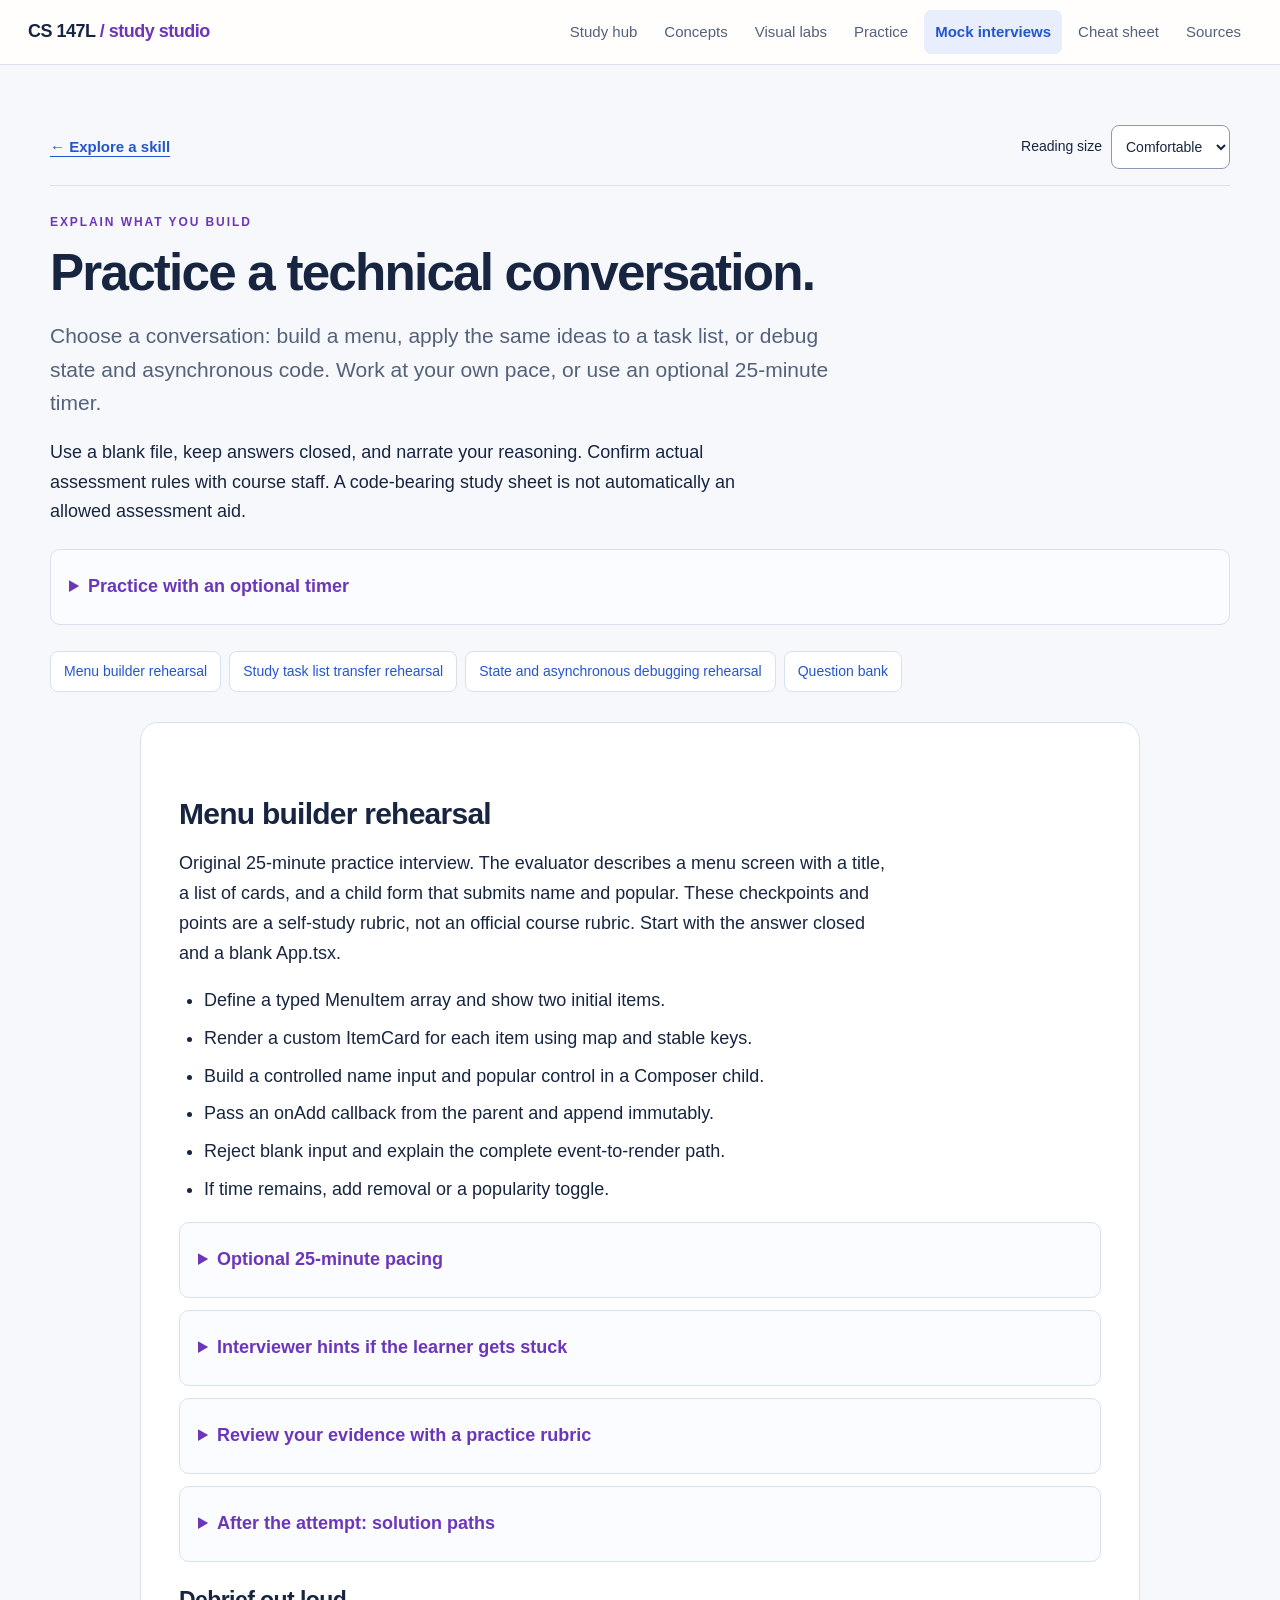
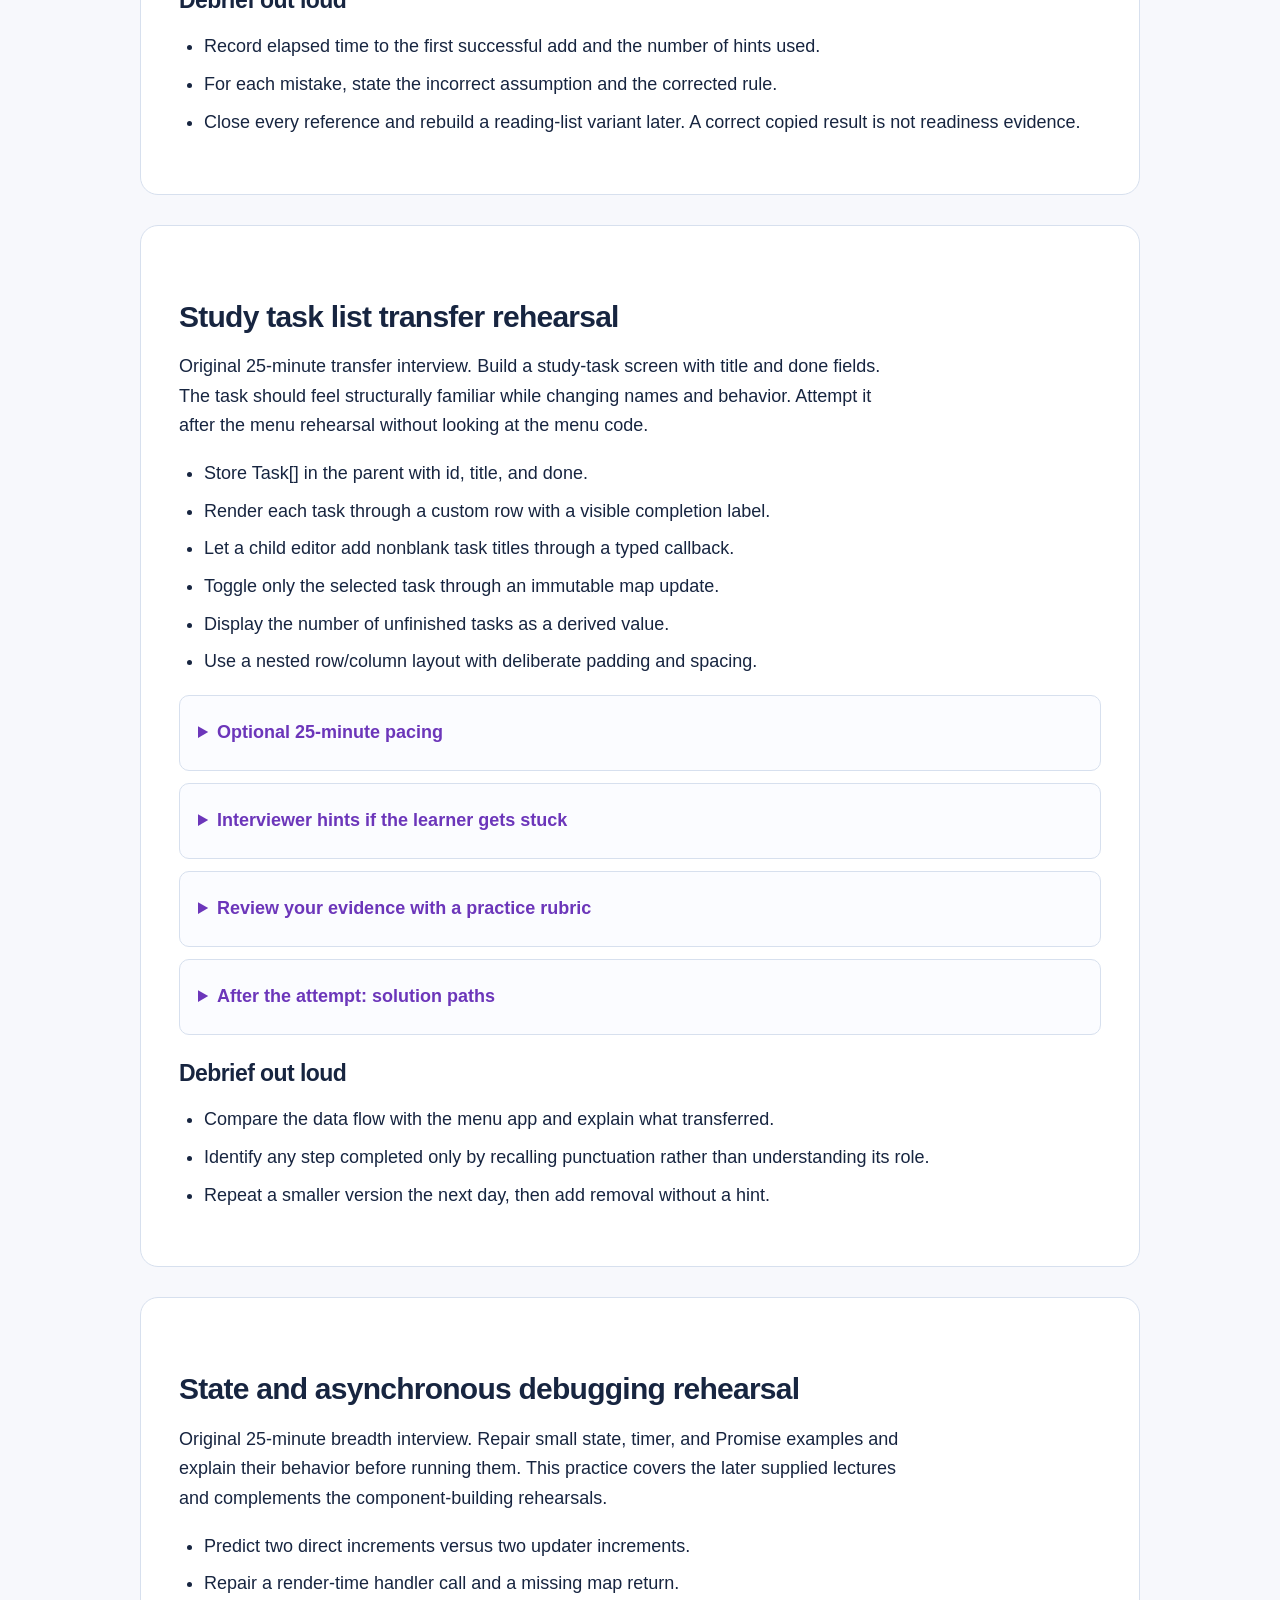
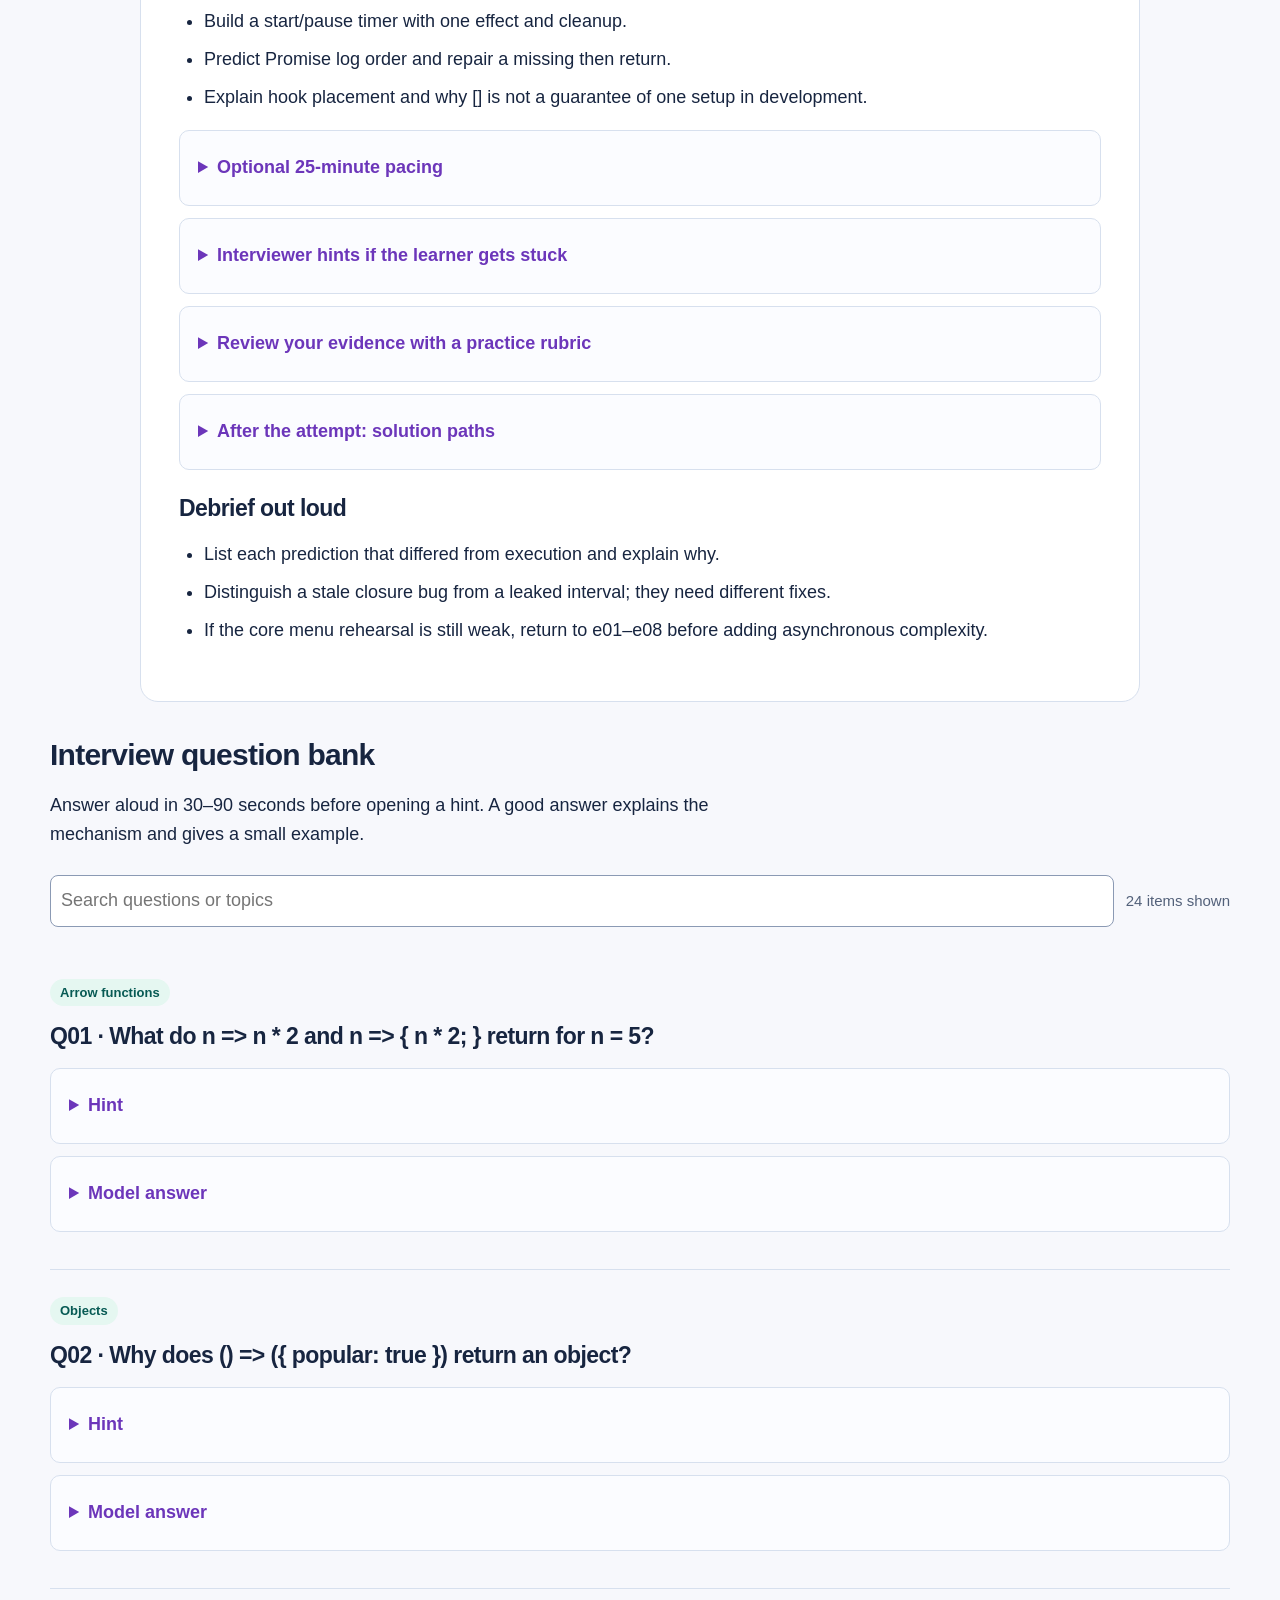
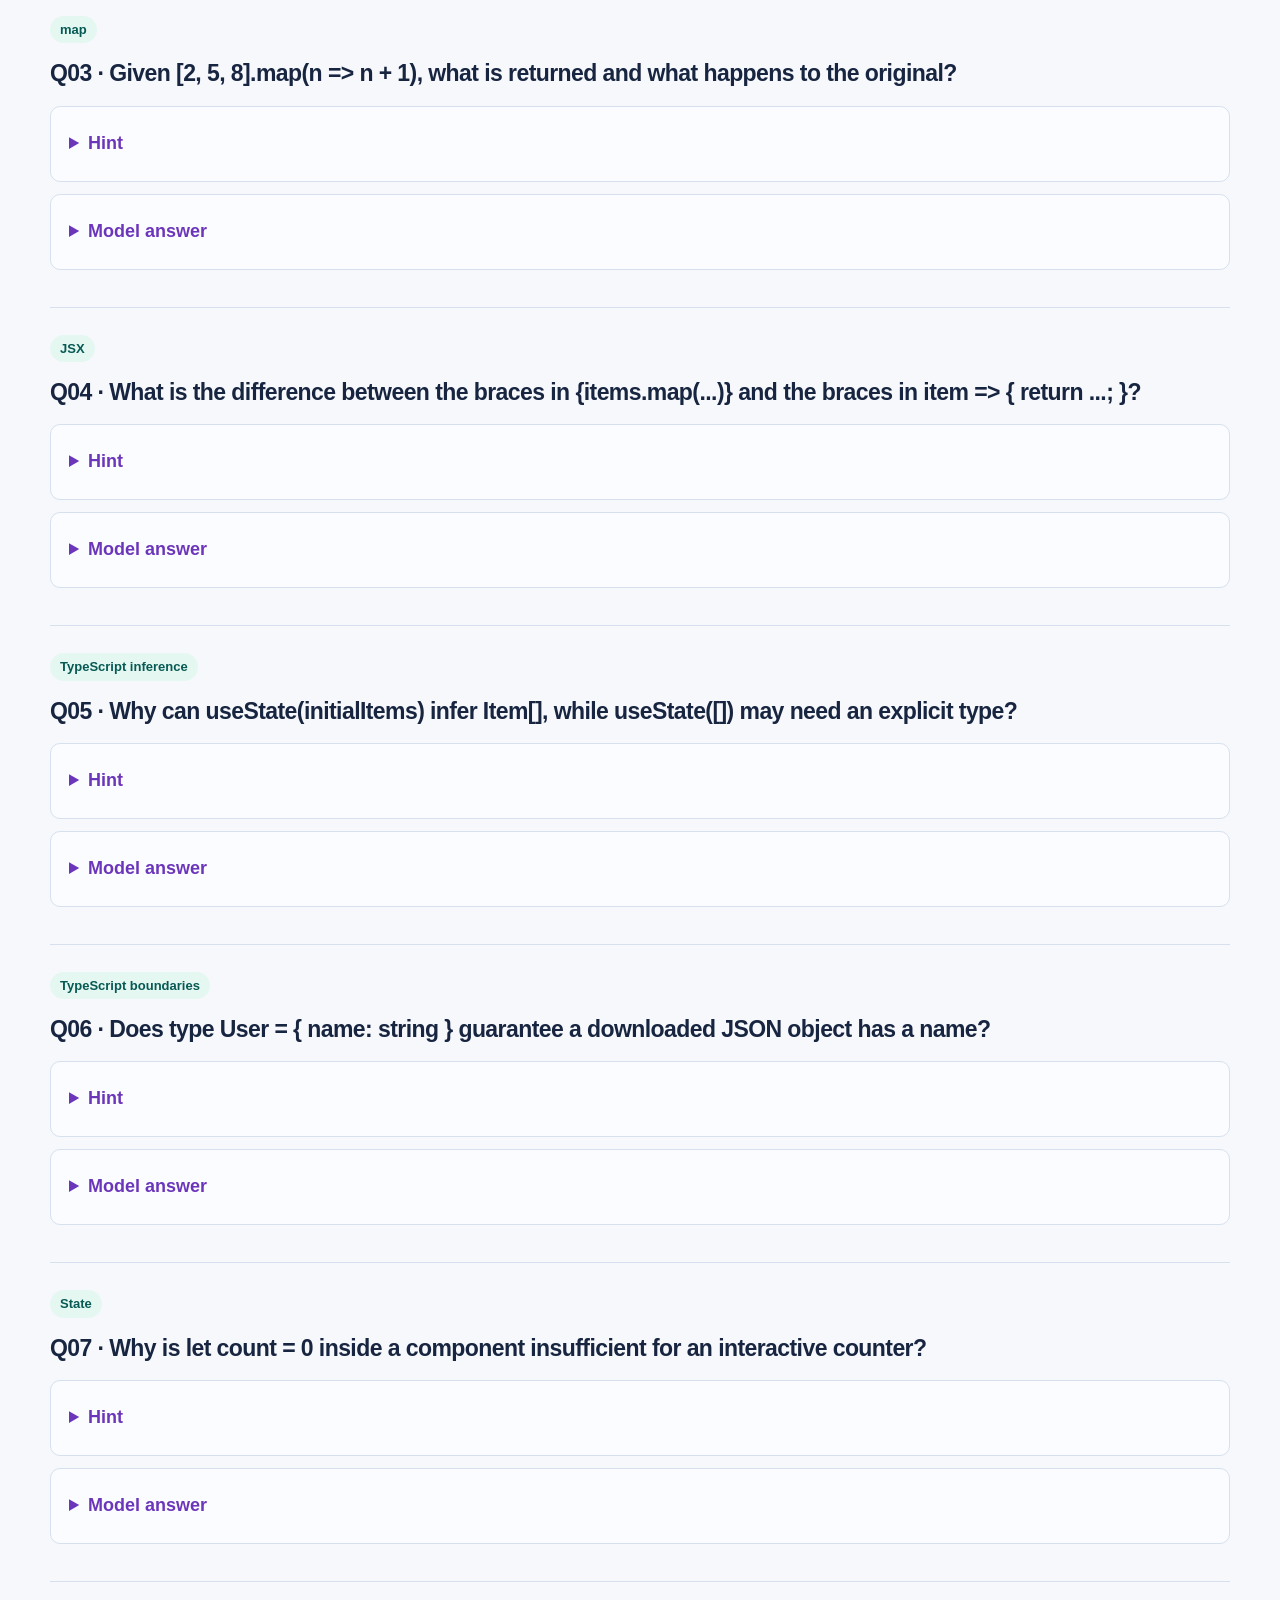
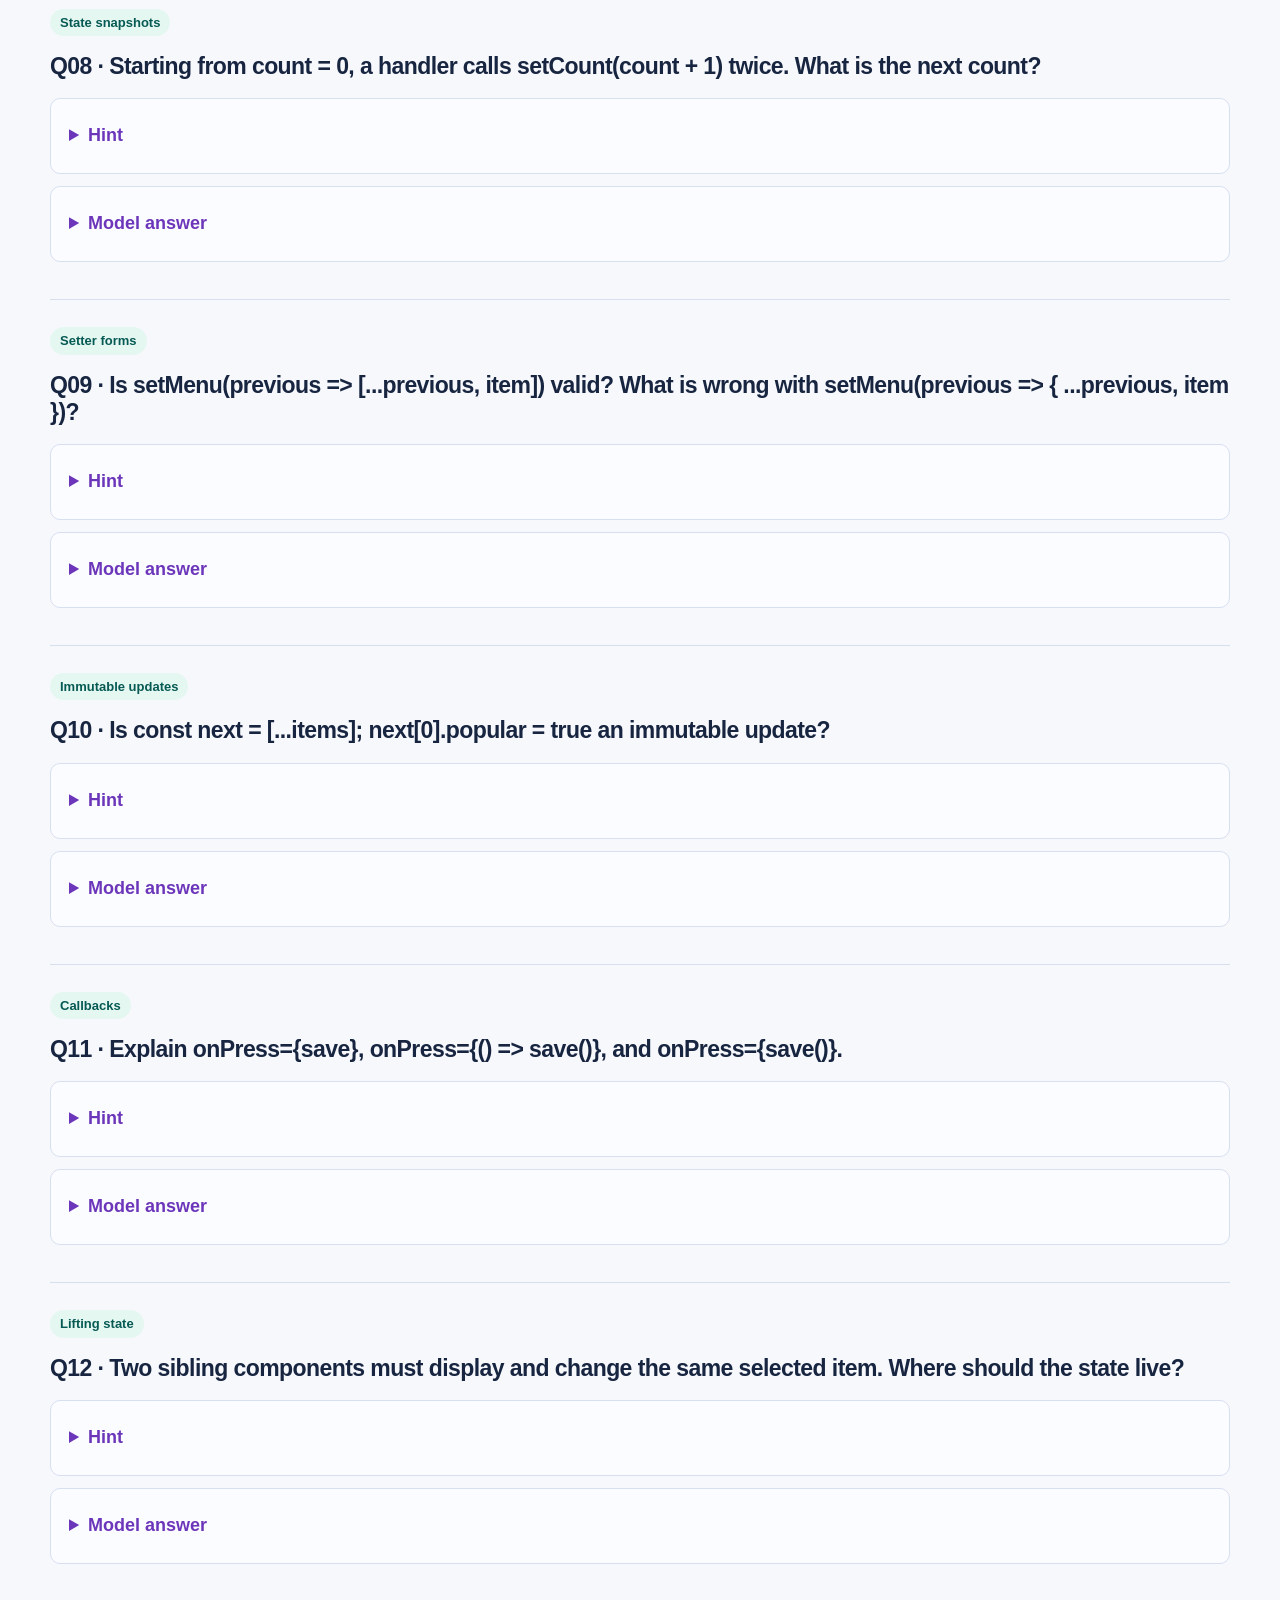
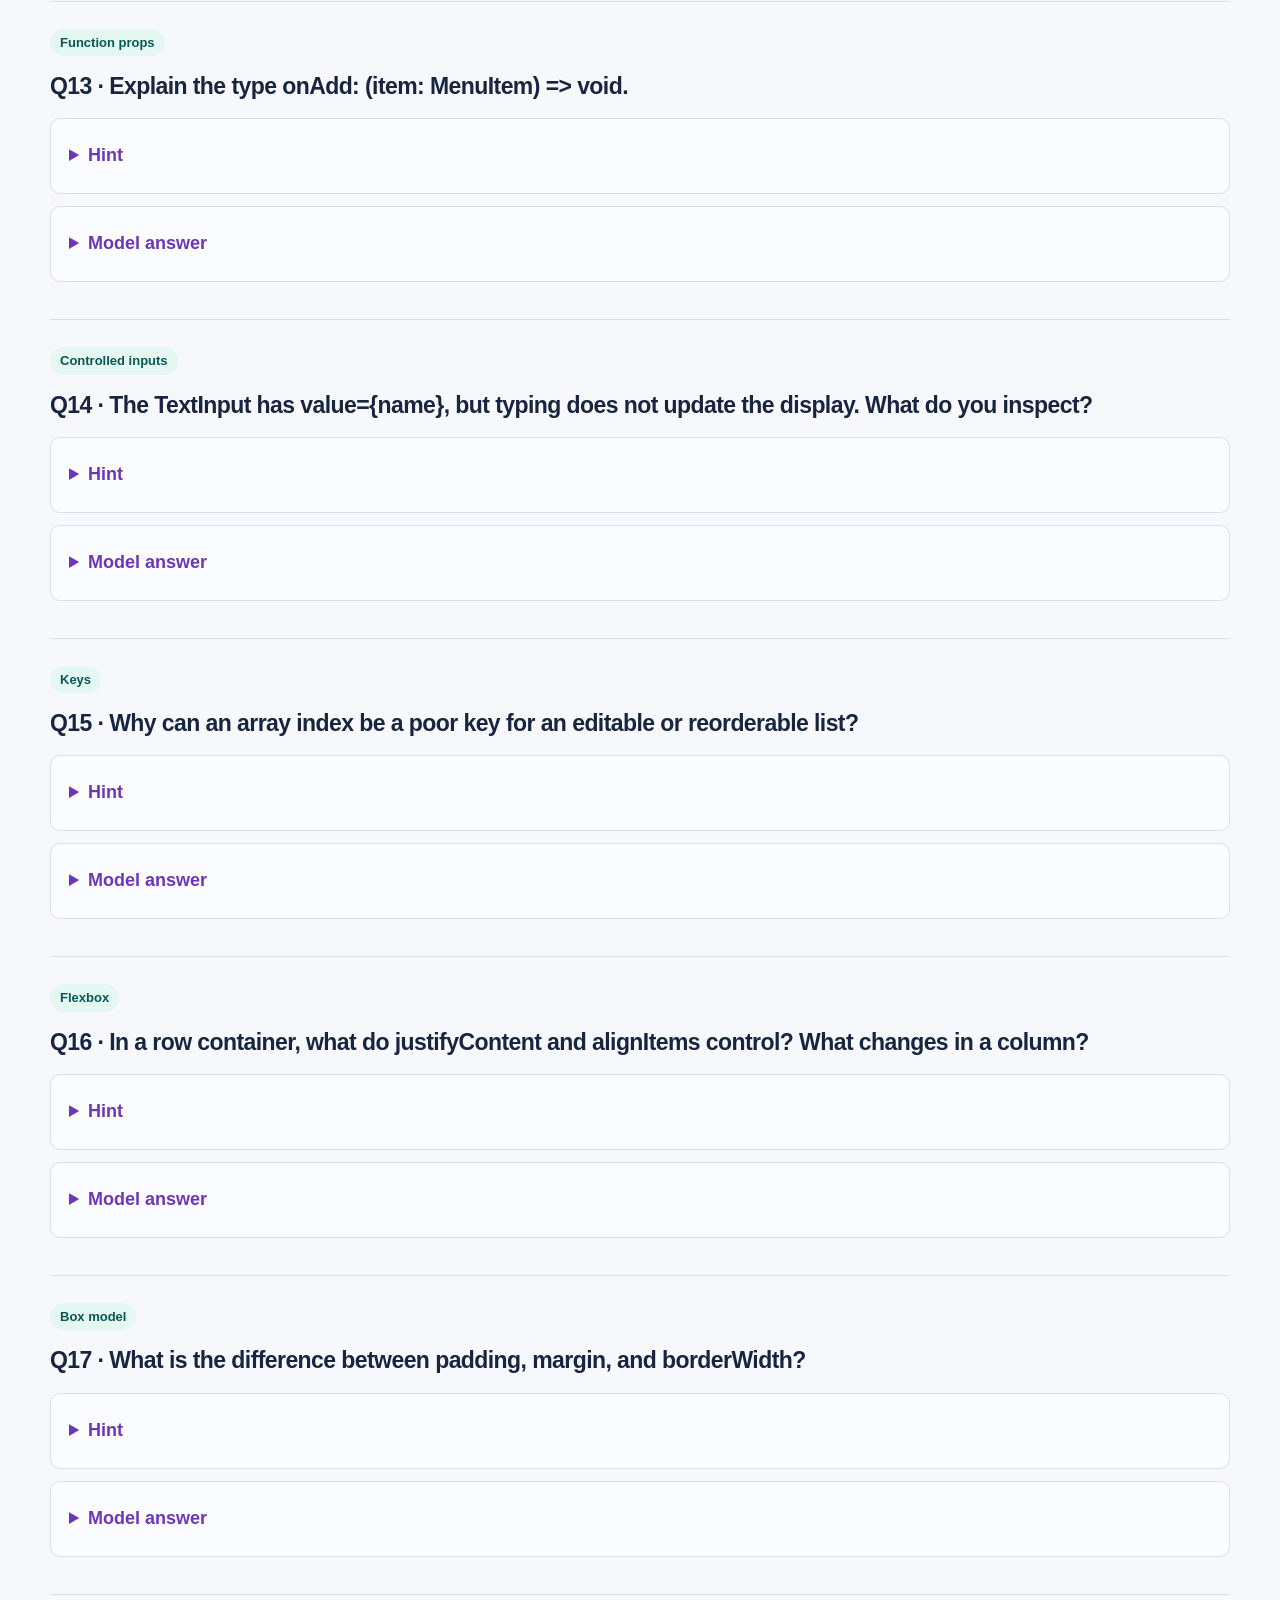
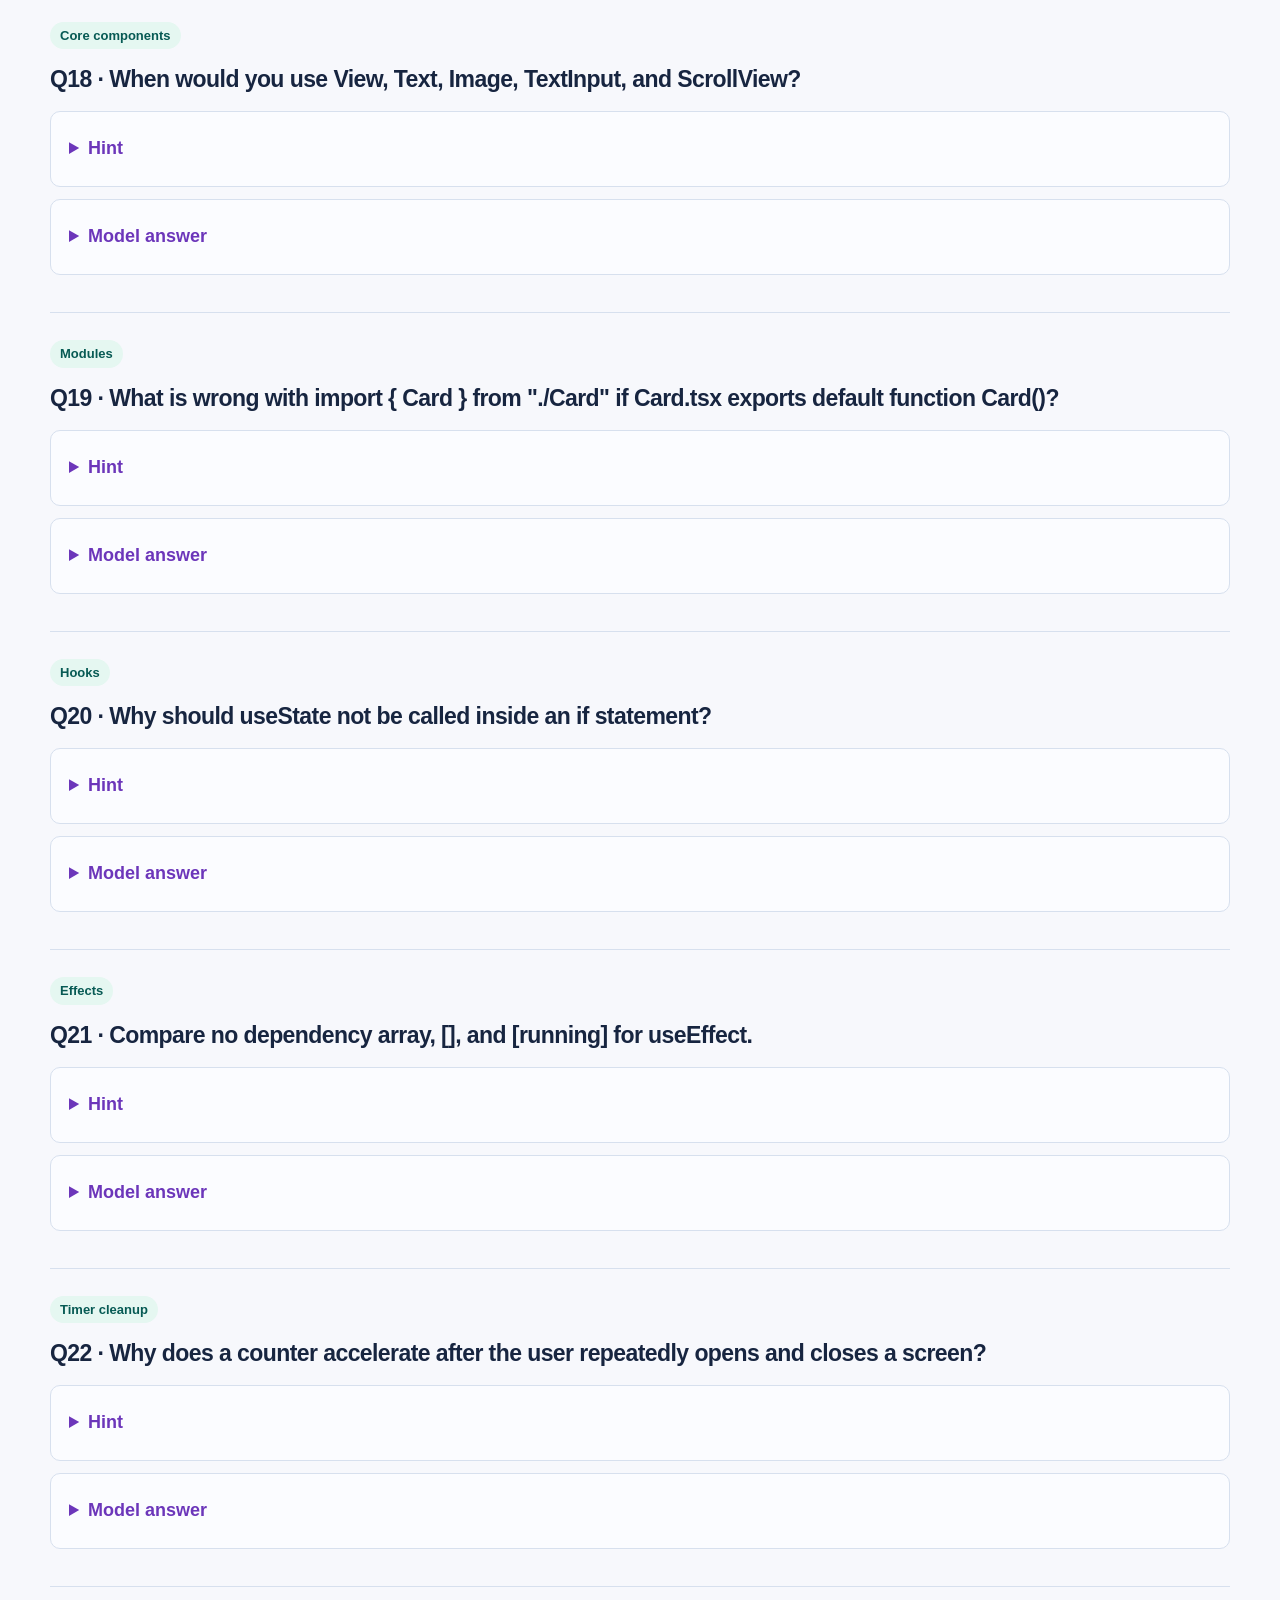
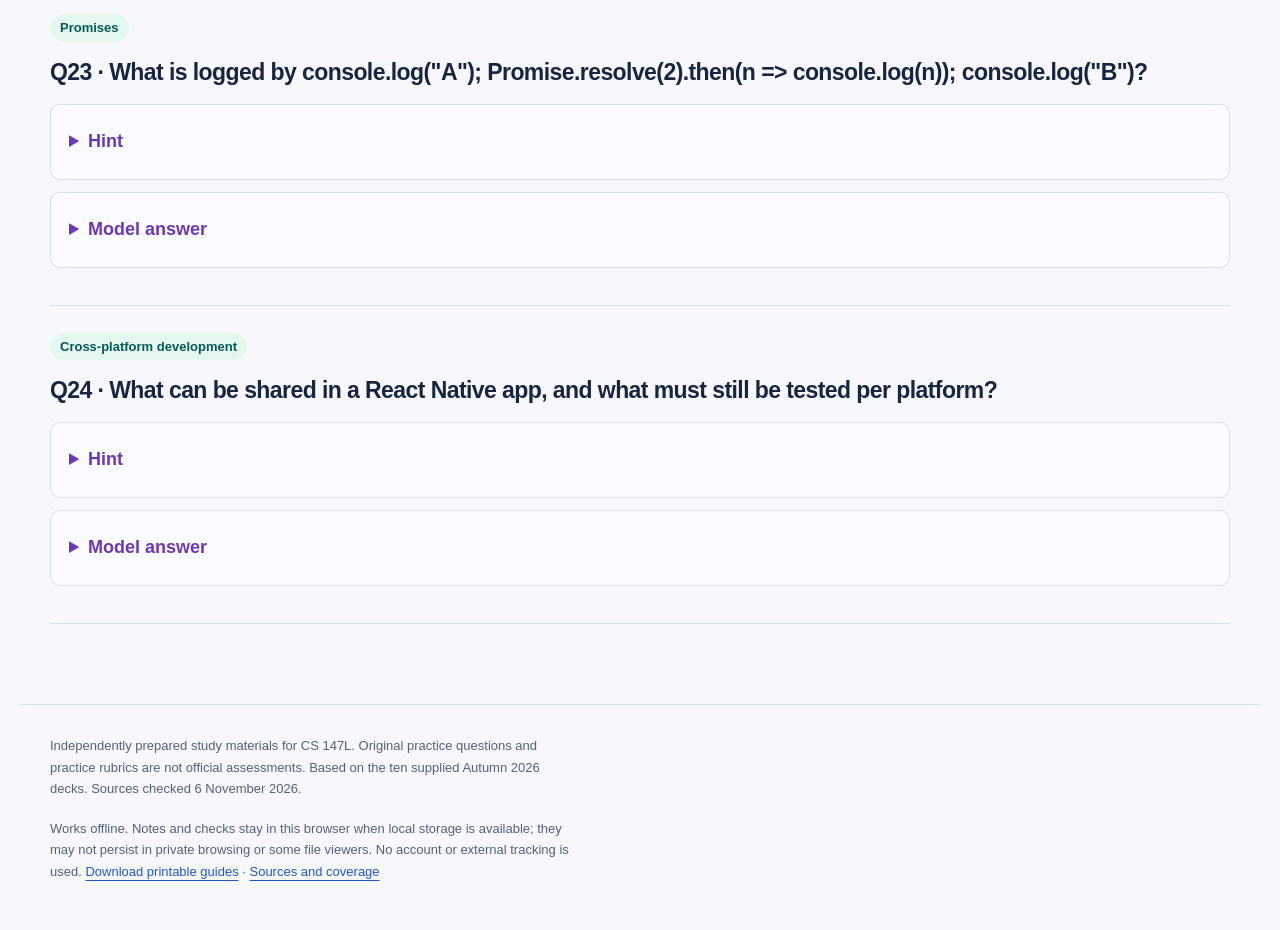
<file: interviews.html>
<!doctype html><html lang="en"><head><meta charset="utf-8"><meta name="viewport" content="width=device-width, initial-scale=1"><meta name="description" content="An interactive study guide to React Native and TypeScript, based on CS 147L lecture materials."><title>Mock interviews | CS 147L Study Guide</title><link rel="stylesheet" href="assets/style.css"><link rel="stylesheet" href="assets/studio.css"></head><body><a class="skip" href="#main">Skip to content</a><header><div class="header-inner"><a class="brand" href="index.html">CS 147L <span>/ study studio</span></a><nav aria-label="Main navigation"><a href="index.html">Study hub</a><a href="concepts.html">Concepts</a><a href="labs.html">Visual labs</a><a href="exercises.html">Practice</a><a href="interviews.html" aria-current="page">Mock interviews</a><a href="cheatsheet.html">Cheat sheet</a><a href="sources.html">Sources</a></nav></div></header><main id="main"><div class="page-tools"><a href="index.html#explore" class="back-hub">← Explore a skill</a><label class="reading-control">Reading size <select data-reading-size><option value="comfortable">Comfortable</option><option value="large">Large</option></select></label></div><div class="eyebrow">Explain what you build</div><h1>Practice a technical conversation.</h1><p class="lede">Choose a conversation: build a menu, apply the same ideas to a task list, or debug state and asynchronous code. Work at your own pace, or use an optional 25-minute timer.</p><p>Use a blank file, keep answers closed, and narrate your reasoning. Confirm actual assessment rules with course staff. A code-bearing study sheet is not automatically an allowed assessment aid.</p><details class="optional-timer"><summary>Practice with an optional timer</summary><div class="timer-box"><div class="timer" id="mock-clock" role="timer" aria-label="Practice time remaining">25:00</div><p id="timer-status" aria-live="polite">Ready for a 25-minute practice</p><button id="timer-toggle">Start</button> <button class="secondary" id="timer-reset">Reset</button></div></details><div class="toc"><a href="#m01">Menu builder rehearsal</a><a href="#m02">Study task list transfer rehearsal</a><a href="#m03">State and asynchronous debugging rehearsal</a><a href="#questions">Question bank</a></div><article class="mock" id="m01"><h2>Menu builder rehearsal</h2><p>Original 25-minute practice interview. The evaluator describes a menu screen with a title, a list of cards, and a child form that submits name and popular. These checkpoints and points are a self-study rubric, not an official course rubric. Start with the answer closed and a blank App.tsx.</p><ul><li>Define a typed MenuItem array and show two initial items.</li><li>Render a custom ItemCard for each item using map and stable keys.</li><li>Build a controlled name input and popular control in a Composer child.</li><li>Pass an onAdd callback from the parent and append immutably.</li><li>Reject blank input and explain the complete event-to-render path.</li><li>If time remains, add removal or a popularity toggle.</li></ul><details><summary>Optional 25-minute pacing</summary><ol><li><strong>0–3:</strong> Restate the requirements, draw App with Composer and ItemCard children, and identify who owns each state value.</li><li><strong>3–7:</strong> Define the data type and initial state; render the list and inspect the map return.</li><li><strong>7–12:</strong> Build the controlled input and child props type; describe the callback argument.</li><li><strong>12–19:</strong> Wire the parent callback and immutable append. Test one valid and one blank submission.</li><li><strong>19–23:</strong> Test duplicate names and explain why IDs, not names, are keys. Attempt one extension if the core works.</li><li><strong>23–25:</strong> Explain direct versus functional setters and identify one limitation or next test.</li></ol></details><details><summary>Interviewer hints if the learner gets stuck</summary><ul><li>First prompt: What value must the map callback return?</li><li>Second prompt: Where is the menu state, and which function has access to its setter?</li><li>Third prompt: A valid append updater returns [...previous, item].</li></ul></details><details><summary>Review your evidence with a practice rubric</summary><div class="rubric"><label><input type="number" min="0" max="2" value="0" data-save="score-m01-0"> <strong>Data and rendering (2 points)</strong> Uses a meaningful item type, renders data with a returning map callback, and places stable keys correctly.</label><label><input type="number" min="0" max="2" value="0" data-save="score-m01-1"> <strong>State ownership and controlled input (2 points)</strong> Keeps the menu in the parent and connects value/onChangeText correctly.</label><label><input type="number" min="0" max="2" value="0" data-save="score-m01-2"> <strong>Callback contract and event timing (2 points)</strong> Types and passes the callback, constructs the expected argument, and invokes only on an event.</label><label><input type="number" min="0" max="2" value="0" data-save="score-m01-3"> <strong>Immutable update (2 points)</strong> Appends without mutation and explains why an updater function is valid.</label><label><input type="number" min="0" max="2" value="0" data-save="score-m01-4"> <strong>Reasoning and testing (2 points)</strong> Narrates the data flow and tests blank input plus a normal add without copying a solution.</label><p class="score" aria-live="polite"></p></div></details><details><summary>After the attempt: solution paths</summary><p>Compare your design with these worked exercises. The prompts may vary; explain the adaptations you made.</p><ul><li><a href="exercises.html#e02">E02</a></li><li><a href="exercises.html#e04">E04</a></li><li><a href="exercises.html#e07">E07</a></li><li><a href="exercises.html#e10">E10</a></li></ul></details><h3>Debrief out loud</h3><ul><li>Record elapsed time to the first successful add and the number of hints used.</li><li>For each mistake, state the incorrect assumption and the corrected rule.</li><li>Close every reference and rebuild a reading-list variant later. A correct copied result is not readiness evidence.</li></ul></article><article class="mock" id="m02"><h2>Study task list transfer rehearsal</h2><p>Original 25-minute transfer interview. Build a study-task screen with title and done fields. The task should feel structurally familiar while changing names and behavior. Attempt it after the menu rehearsal without looking at the menu code.</p><ul><li>Store Task[] in the parent with id, title, and done.</li><li>Render each task through a custom row with a visible completion label.</li><li>Let a child editor add nonblank task titles through a typed callback.</li><li>Toggle only the selected task through an immutable map update.</li><li>Display the number of unfinished tasks as a derived value.</li><li>Use a nested row/column layout with deliberate padding and spacing.</li></ul><details><summary>Optional 25-minute pacing</summary><ol><li><strong>0–3:</strong> Sketch the component tree and list the state values versus derived values.</li><li><strong>3–8:</strong> Create the type, seed data, and task rows. Explain stable identity.</li><li><strong>8–14:</strong> Wire the child editor and parent add handler with a functional update.</li><li><strong>14–19:</strong> Implement toggle by ID, copying the matching object.</li><li><strong>19–23:</strong> Derive the unfinished count and test two independent tasks.</li><li><strong>23–25:</strong> Explain why a shallow array copy alone would not protect an edited task object.</li></ol></details><details><summary>Interviewer hints if the learner gets stuck</summary><ul><li>First prompt: What should remain unchanged when only one task changes?</li><li>Second prompt: A row can receive an onToggle callback and call it with its ID.</li><li>Third prompt: Use previous.map with a conditional object spread.</li></ul></details><details><summary>Review your evidence with a practice rubric</summary><div class="rubric"><label><input type="number" min="0" max="2" value="0" data-save="score-m02-0"> <strong>Independent transfer (2 points)</strong> Builds a task-oriented solution without copying or merely renaming the menu reference.</label><label><input type="number" min="0" max="2" value="0" data-save="score-m02-1"> <strong>State and derived values (2 points)</strong> Uses one tasks state and derives the unfinished count from it.</label><label><input type="number" min="0" max="2" value="0" data-save="score-m02-2"> <strong>Typed callback flow (2 points)</strong> Child requests add/toggle through explicit compatible callback props.</label><label><input type="number" min="0" max="2" value="0" data-save="score-m02-3"> <strong>Immutable object edit (2 points)</strong> Copies the matching object and preserves other tasks.</label><label><input type="number" min="0" max="2" value="0" data-save="score-m02-4"> <strong>Layout and debugging (2 points)</strong> Uses nested containers and tests toggling twice plus blank input.</label><p class="score" aria-live="polite"></p></div></details><details><summary>After the attempt: solution paths</summary><p>Compare your design with these worked exercises. The prompts may vary; explain the adaptations you made.</p><ul><li><a href="exercises.html#e05">E05</a></li><li><a href="exercises.html#e07">E07</a></li><li><a href="exercises.html#e09">E09</a></li><li><a href="exercises.html#e10">E10</a></li></ul></details><h3>Debrief out loud</h3><ul><li>Compare the data flow with the menu app and explain what transferred.</li><li>Identify any step completed only by recalling punctuation rather than understanding its role.</li><li>Repeat a smaller version the next day, then add removal without a hint.</li></ul></article><article class="mock" id="m03"><h2>State and asynchronous debugging rehearsal</h2><p>Original 25-minute breadth interview. Repair small state, timer, and Promise examples and explain their behavior before running them. This practice covers the later supplied lectures and complements the component-building rehearsals.</p><ul><li>Predict two direct increments versus two updater increments.</li><li>Repair a render-time handler call and a missing map return.</li><li>Build a start/pause timer with one effect and cleanup.</li><li>Predict Promise log order and repair a missing then return.</li><li>Explain hook placement and why [] is not a guarantee of one setup in development.</li></ul><details><summary>Optional 25-minute pacing</summary><ol><li><strong>0–5:</strong> Predict the queued state examples and explain your reasoning aloud.</li><li><strong>5–9:</strong> Repair the missing-return map from e02 and the JSX/event fragment from e12. Describe what triggers each bug.</li><li><strong>9–18:</strong> Implement the interval effect from requirements, then test pause/restart behavior.</li><li><strong>18–22:</strong> Predict and repair the Promise chain in e14.</li><li><strong>22–25:</strong> Explain cleanup, dependencies, and one useful debugging experiment.</li></ol></details><details><summary>Interviewer hints if the learner gets stuck</summary><ul><li>First prompt: Which values belong to the current render snapshot?</li><li>Second prompt: What resource must be stopped when this effect is replaced?</li><li>Third prompt: A block body needs return when it should provide a value.</li></ul></details><details><summary>Review your evidence with a practice rubric</summary><div class="rubric"><label><input type="number" min="0" max="2" value="0" data-save="score-m03-0"> <strong>State prediction (2 points)</strong> Correctly explains snapshot values and queued updater composition.</label><label><input type="number" min="0" max="2" value="0" data-save="score-m03-1"> <strong>Event and map debugging (2 points)</strong> Fixes immediate invocation and missing return without unrelated changes.</label><label><input type="number" min="0" max="2" value="0" data-save="score-m03-2"> <strong>Timer lifecycle (2 points)</strong> Creates one interval while running and returns cleanup.</label><label><input type="number" min="0" max="2" value="0" data-save="score-m03-3"> <strong>Promise reasoning (2 points)</strong> Predicts ordering and passes the returned value through the chain.</label><label><input type="number" min="0" max="2" value="0" data-save="score-m03-4"> <strong>Explanation and validation (2 points)</strong> Connects each fix to an observable test and acknowledges dev effect behavior.</label><p class="score" aria-live="polite"></p></div></details><details><summary>After the attempt: solution paths</summary><p>Compare your design with these worked exercises. The prompts may vary; explain the adaptations you made.</p><ul><li><a href="exercises.html#e03">E03</a></li><li><a href="exercises.html#e02">E02</a></li><li><a href="exercises.html#e12">E12</a></li><li><a href="exercises.html#e13">E13</a></li><li><a href="exercises.html#e14">E14</a></li></ul></details><h3>Debrief out loud</h3><ul><li>List each prediction that differed from execution and explain why.</li><li>Distinguish a stale closure bug from a leaked interval; they need different fixes.</li><li>If the core menu rehearsal is still weak, return to e01–e08 before adding asynchronous complexity.</li></ul></article><h2 id="questions">Interview question bank</h2><p>Answer aloud in 30–90 seconds before opening a hint. A good answer explains the mechanism and gives a small example.</p><div class="filters"><label class="sr-only" for="filter-search">Search questions</label><input id="filter-search" placeholder="Search questions or topics"><span class="meta" id="result-count">24 items shown</span></div><p id="no-results" hidden>No questions match.</p><article class="question" id="q01" data-search="Arrow functions What do n =&gt; n * 2 and n =&gt; { n * 2; } return for n = 5?"><span class="badge">Arrow functions</span><h3>Q01 · What do n =&gt; n * 2 and n =&gt; { n * 2; } return for n = 5?</h3><details><summary>Hint</summary><p>Name the two forms of function body.</p></details><details><summary>Model answer</summary><p>The expression body returns 10. The block body computes 10 but returns undefined because it has no return statement. Adding return inside the block makes the functions equivalent for this input. Parentheses around a multiline expression improve grouping but do not replace a required return in a block.</p><h4>Follow-up</h4><p>Rewrite both valid forms with the parameter type number.</p></details></article><article class="question" id="q02" data-search="Objects Why does () =&gt; ({ popular: true }) return an object?"><span class="badge">Objects</span><h3>Q02 · Why does () =&gt; ({ popular: true }) return an object?</h3><details><summary>Hint</summary><p>The parentheses distinguish an expression from a statement block.</p></details><details><summary>Model answer</summary><p>After =&gt;, a bare opening brace starts the function body. Wrapping { popular: true } in parentheses makes it an object expression, which the arrow returns implicitly. An equivalent block form is () =&gt; { return { popular: true }; }.</p><h4>Follow-up</h4><p>Write a function that receives name and returns { name, popular: false }.</p></details></article><article class="question" id="q03" data-search="map Given [2, 5, 8].map(n =&gt; n + 1), what is returned and what happens to the original?"><span class="badge">map</span><h3>Q03 · Given [2, 5, 8].map(n =&gt; n + 1), what is returned and what happens to the original?</h3><details><summary>Hint</summary><p>Follow one input element at a time.</p></details><details><summary>Model answer</summary><p>The result is a new array [3, 6, 9]. The original remains [2, 5, 8] because this callback only computes values. map itself does not require mutation, but a callback can still mutate an object if written carelessly. For a normal dense array, each input element contributes one returned value.</p><h4>Follow-up</h4><p>What does map produce if its callback returns nothing?</p></details></article><article class="question" id="q04" data-search="JSX What is the difference between the braces in {items.map(...)} and the braces in item =&gt; { return ...; }?"><span class="badge">JSX</span><h3>Q04 · What is the difference between the braces in {items.map(...)} and the braces in item =&gt; { return ...; }?</h3><details><summary>Hint</summary><p>The same character has different jobs in different positions.</p></details><details><summary>Model answer</summary><p>The JSX braces enter a JavaScript expression within markup. The arrow braces create a function statement block, where return is needed to supply a value. An object literal also uses braces. Debugging starts by identifying each brace’s role rather than treating all braces as interchangeable.</p><h4>Follow-up</h4><p>Name the roles of every delimiter in setItems(prev =&gt; [...prev, item]).</p></details></article><article class="question" id="q05" data-search="TypeScript inference Why can useState(initialItems) infer Item[], while useState([]) may need an explicit type?"><span class="badge">TypeScript inference</span><h3>Q05 · Why can useState(initialItems) infer Item[], while useState([]) may need an explicit type?</h3><details><summary>Hint</summary><p>Ask what information is available in each initial value.</p></details><details><summary>Model answer</summary><p>If initialItems is declared Item[], useState receives that evidence and infers the state type. An empty literal gives no element examples; in common strict React TypeScript settings useState([]) can infer never[]. useState&lt;Item[]&gt;([]) states the intended element type. Inference is useful, but it cannot guess all future values.</p><h4>Follow-up</h4><p>What annotation would you use for a selected item that initially has no value?</p></details></article><article class="question" id="q06" data-search="TypeScript boundaries Does type User = { name: string } guarantee a downloaded JSON object has a name?"><span class="badge">TypeScript boundaries</span><h3>Q06 · Does type User = { name: string } guarantee a downloaded JSON object has a name?</h3><details><summary>Hint</summary><p>Separate static checking from runtime execution.</p></details><details><summary>Model answer</summary><p>No. TypeScript’s type annotations are removed before execution and do not inspect downloaded values. A type assertion merely tells the compiler what to assume. Unknown external data needs runtime checks or validation before the app trusts its shape. This is a conceptual extension beyond the supplied Promise examples.</p><h4>Follow-up</h4><p>What simple check would you perform before reading an unknown value as a name?</p></details></article><article class="question" id="q07" data-search="State Why is let count = 0 inside a component insufficient for an interactive counter?"><span class="badge">State</span><h3>Q07 · Why is let count = 0 inside a component insufficient for an interactive counter?</h3><details><summary>Hint</summary><p>Consider both updating the screen and remembering a value.</p></details><details><summary>Model answer</summary><p>Changing an ordinary local variable does not ask React to render again. Also, the component function runs again on a later render and recreates the local initialization. useState retains a value across renders and provides a setter that schedules an update. A module-level variable survives calls but still does not notify React, and may be unintentionally shared.</p><h4>Follow-up</h4><p>What happens to a local variable if a parent causes the component to render again?</p></details></article><article class="question" id="q08" data-search="State snapshots Starting from count = 0, a handler calls setCount(count + 1) twice. What is the next count?"><span class="badge">State snapshots</span><h3>Q08 · Starting from count = 0, a handler calls setCount(count + 1) twice. What is the next count?</h3><details><summary>Hint</summary><p>Both expressions read the same render’s count.</p></details><details><summary>Model answer</summary><p>The next count is 1. Each call asks for the value 1 computed from the captured zero. Two calls to setCount(c =&gt; c + 1) instead compose to 2 because each updater receives the pending result of the previous update. The current handler still reads its original snapshot after scheduling updates.</p><h4>Follow-up</h4><p>Predict setCount(5); setCount(c =&gt; c + 1) from an initial count of zero.</p></details></article><article class="question" id="q09" data-search="Setter forms Is setMenu(previous =&gt; [...previous, item]) valid? What is wrong with setMenu(previous =&gt; { ...previous, item })?"><span class="badge">Setter forms</span><h3>Q09 · Is setMenu(previous =&gt; [...previous, item]) valid? What is wrong with setMenu(previous =&gt; { ...previous, item })?</h3><details><summary>Hint</summary><p>Keep the updater-function idea and inspect the returned value.</p></details><details><summary>Model answer</summary><p>It is valid and is useful when the next array depends on the previous array. A React setter accepts a next value or a pure updater function. The attempted code used braces and spread in an invalid block rather than returning a new array. Square brackets form the array; an expression body returns it automatically.</p><h4>Follow-up</h4><p>Show the equivalent block-body updater and the direct replacement form.</p></details></article><article class="question" id="q10" data-search="Immutable updates Is const next = [...items]; next[0].popular = true an immutable update?"><span class="badge">Immutable updates</span><h3>Q10 · Is const next = [...items]; next[0].popular = true an immutable update?</h3><details><summary>Hint</summary><p>What exactly was copied?</p></details><details><summary>Model answer</summary><p>The array was copied, but its objects are still shared. Changing next[0].popular mutates the same object referenced by items[0]. For a change to one item, use map and return { ...item, popular: true } for the matching item. Copy each level whose contents change. Unchanged objects may retain their references.</p><h4>Follow-up</h4><p>Why is [...items, newItem] sufficient when you are only appending?</p></details></article><article class="question" id="q11" data-search="Callbacks Explain onPress={save}, onPress={() =&gt; save()}, and onPress={save()}."><span class="badge">Callbacks</span><h3>Q11 · Explain onPress={save}, onPress={() =&gt; save()}, and onPress={save()}.</h3><details><summary>Hint</summary><p>Distinguish a function value from the result of a call.</p></details><details><summary>Model answer</summary><p>The first passes save itself. The second passes a new function that calls save when pressed. The third calls save during rendering and supplies its return value as the prop, which is usually wrong. A wrapper is especially useful when passing a chosen argument, such as () =&gt; removeItem(item.id).</p><h4>Follow-up</h4><p>When can onChangeText={setName} be used directly?</p></details></article><article class="question" id="q12" data-search="Lifting state Two sibling components must display and change the same selected item. Where should the state live?"><span class="badge">Lifting state</span><h3>Q12 · Two sibling components must display and change the same selected item. Where should the state live?</h3><details><summary>Hint</summary><p>Locate their nearest common ancestor.</p></details><details><summary>Model answer</summary><p>Store it in their nearest common ancestor, pass the current selection down as props, and pass callbacks that request changes. This gives one source of truth. Keeping independent copies in each sibling creates a synchronization problem. State can remain local when no other component needs it.</p><h4>Follow-up</h4><p>Why might a form’s unsent draft stay in the form while submitted items live in the parent?</p></details></article><article class="question" id="q13" data-search="Function props Explain the type onAdd: (item: MenuItem) =&gt; void."><span class="badge">Function props</span><h3>Q13 · Explain the type onAdd: (item: MenuItem) =&gt; void.</h3><details><summary>Hint</summary><p>Read it as a contract for a value that is a function.</p></details><details><summary>Model answer</summary><p>onAdd is a property containing a function. The function accepts one MenuItem argument. Its caller does not use a returned result, represented by void. The parent supplies a compatible function; the child can call it with an object that includes all required MenuItem fields. The type declaration does not run the function.</p><h4>Follow-up</h4><p>How would the type change if the callback accepted only an item ID?</p></details></article><article class="question" id="q14" data-search="Controlled inputs The TextInput has value={name}, but typing does not update the display. What do you inspect?"><span class="badge">Controlled inputs</span><h3>Q14 · The TextInput has value={name}, but typing does not update the display. What do you inspect?</h3><details><summary>Hint</summary><p>Trace the input-to-state-to-prop loop.</p></details><details><summary>Model answer</summary><p>Check onChangeText and confirm it receives the new string and calls the setter for name. Verify the input’s value is not hard-coded or derived from another unchanged state. Also inspect whether an effect or parent update resets it. A controlled input displays its supplied value, so user edits must update the state that supplies that value.</p><h4>Follow-up</h4><p>Why is event.target.value usually the wrong expression for onChangeText?</p></details></article><article class="question" id="q15" data-search="Keys Why can an array index be a poor key for an editable or reorderable list?"><span class="badge">Keys</span><h3>Q15 · Why can an array index be a poor key for an editable or reorderable list?</h3><details><summary>Hint</summary><p>A key identifies an item across renders, not merely its current position.</p></details><details><summary>Model answer</summary><p>If items are inserted, deleted, or reordered, the same index can refer to a different item. React may associate row state or focus with the wrong data. Use a stable unique ID stored with each item. Random keys are also poor because they force new identities every render. A key is not automatically passed as a normal child prop.</p><h4>Follow-up</h4><p>Where should key go when map returns a custom ItemCard?</p></details></article><article class="question" id="q16" data-search="Flexbox In a row container, what do justifyContent and alignItems control? What changes in a column?"><span class="badge">Flexbox</span><h3>Q16 · In a row container, what do justifyContent and alignItems control? What changes in a column?</h3><details><summary>Hint</summary><p>Start by drawing the main axis.</p></details><details><summary>Model answer</summary><p>justifyContent distributes children along the main axis. In a row that axis is horizontal; in a column it is vertical. alignItems aligns children across the cross axis, which is perpendicular. React Native defaults to column, unlike the familiar web flex-direction default of row. The parent’s size must allow visible free space for distribution to be obvious.</p><h4>Follow-up</h4><p>Which container should receive these styles in a nested card layout?</p></details></article><article class="question" id="q17" data-search="Box model What is the difference between padding, margin, and borderWidth?"><span class="badge">Box model</span><h3>Q17 · What is the difference between padding, margin, and borderWidth?</h3><details><summary>Hint</summary><p>Trace from content outward.</p></details><details><summary>Model answer</summary><p>Padding creates space inside the border between the content and the edge. The border surrounds that padded content. Margin creates space outside the border between neighboring layout boxes. Use padding for a comfortable touchable interior and margin for spacing between cards. React Native style property names use camelCase and most numeric dimensions are logical units.</p><h4>Follow-up</h4><p>Why does margin not increase the interior of a card’s background?</p></details></article><article class="question" id="q18" data-search="Core components When would you use View, Text, Image, TextInput, and ScrollView?"><span class="badge">Core components</span><h3>Q18 · When would you use View, Text, Image, TextInput, and ScrollView?</h3><details><summary>Hint</summary><p>Match each component to one job.</p></details><details><summary>Model answer</summary><p>View groups and lays out content. Text displays text and supports nested styled text. Image displays an image from a source and often needs explicit dimensions. TextInput gathers editable text, usually using state. ScrollView makes bounded content scrollable and renders its children together. For very large lists, FlatList is a useful extension because it renders a window of rows.</p><h4>Follow-up</h4><p>Why should arbitrary text not be placed directly inside View?</p></details></article><article class="question" id="q19" data-search="Modules What is wrong with import { Card } from &quot;./Card&quot; if Card.tsx exports default function Card()?"><span class="badge">Modules</span><h3>Q19 · What is wrong with import { Card } from &quot;./Card&quot; if Card.tsx exports default function Card()?</h3><details><summary>Hint</summary><p>Braces indicate a named import.</p></details><details><summary>Model answer</summary><p>The module provides a default export, so use import Card from &quot;./Card&quot;. The local name could also be MenuCard. Named exports use braces and match the exported name unless explicitly aliased. Type-only exports can be imported with import type. Package imports resolve installed dependencies; relative imports resolve local files.</p><h4>Follow-up</h4><p>Show a single statement importing a default Card and a named color.</p></details></article><article class="question" id="q20" data-search="Hooks Why should useState not be called inside an if statement?"><span class="badge">Hooks</span><h3>Q20 · Why should useState not be called inside an if statement?</h3><details><summary>Hint</summary><p>React depends on consistent hook ordering between renders.</p></details><details><summary>Model answer</summary><p>If the condition changes, the component calls a different sequence of hooks. React can no longer associate each hook position with the same state or effect. Call hooks at the top level of a React function component or custom hook, before conditional returns. Place conditional behavior inside an effect or event handler instead of around the hook call.</p><h4>Follow-up</h4><p>How would you run an effect only while running is true without conditionally calling useEffect?</p></details></article><article class="question" id="q21" data-search="Effects Compare no dependency array, [], and [running] for useEffect."><span class="badge">Effects</span><h3>Q21 · Compare no dependency array, [], and [running] for useEffect.</h3><details><summary>Hint</summary><p>Each case still involves setup after a committed render.</p></details><details><summary>Model answer</summary><p>Without a dependency array the effect runs after each commit of that component. With [], it is tied to mounting rather than changed reactive dependencies. With [running], it runs on mount and after commits where running changes. Cleanup runs before a replacement setup and on unmount. Development Strict Mode may add an extra setup-cleanup cycle, so [] is not a universal promise of exactly one call.</p><h4>Follow-up</h4><p>Why should every reactive value used by an effect be considered for its dependencies?</p></details></article><article class="question" id="q22" data-search="Timer cleanup Why does a counter accelerate after the user repeatedly opens and closes a screen?"><span class="badge">Timer cleanup</span><h3>Q22 · Why does a counter accelerate after the user repeatedly opens and closes a screen?</h3><details><summary>Hint</summary><p>Count how many intervals may still be alive.</p></details><details><summary>Model answer</summary><p>A likely cause is an interval created without cleanup, so old timers survive while new timers are added. Keep the interval ID inside an effect and return () =&gt; clearInterval(id). Also inspect whether a render body starts an interval on every render. A functional state updater avoids a separate stale-count problem, but it does not replace cleanup.</p><h4>Follow-up</h4><p>What does setSeconds(s =&gt; s + 1) solve, and what does clearInterval solve?</p></details></article><article class="question" id="q23" data-search="Promises What is logged by console.log(&quot;A&quot;); Promise.resolve(2).then(n =&gt; console.log(n)); console.log(&quot;B&quot;)?"><span class="badge">Promises</span><h3>Q23 · What is logged by console.log(&quot;A&quot;); Promise.resolve(2).then(n =&gt; console.log(n)); console.log(&quot;B&quot;)?</h3><details><summary>Hint</summary><p>A fulfilled Promise’s then callback is still scheduled asynchronously.</p></details><details><summary>Model answer</summary><p>The order is A, B, 2. The synchronous statements finish before the Promise reaction runs. A Promise represents eventual fulfillment or rejection; then attaches a reaction and returns another Promise. Returning a value from a then callback passes it to the next stage; returning another Promise lets the chain wait for that Promise’s result.</p><h4>Follow-up</h4><p>What happens if a then callback uses braces but forgets return?</p></details></article><article class="question" id="q24" data-search="Cross-platform development What can be shared in a React Native app, and what must still be tested per platform?"><span class="badge">Cross-platform development</span><h3>Q24 · What can be shared in a React Native app, and what must still be tested per platform?</h3><details><summary>Hint</summary><p>Separate shared source code from runtime behavior.</p></details><details><summary>Model answer</summary><p>Components, state logic, TypeScript types, and much styling can be shared. Native controls, keyboard behavior, safe areas, permissions, text scaling, and library support can differ. Expo provides tooling and libraries around React Native; it does not remove the need for device testing. React Native is not simply a browser page packaged as a mobile app.</p><h4>Follow-up</h4><p>When might a custom native dependency require a development build rather than Expo Go?</p></details></article></main><footer><p>Independently prepared study materials for CS 147L. Original practice questions and practice rubrics are not official assessments. Based on the ten supplied Autumn 2026 decks. Sources checked 6 November 2026.</p><p>Works offline. Notes and checks stay in this browser when local storage is available; they may not persist in private browsing or some file viewers. No account or external tracking is used. <a href="index.html#downloads">Download printable guides</a> · <a href="sources.html">Sources and coverage</a></p></footer><script src="assets/app.js"></script><script src="assets/studio.js"></script></body></html>
</file>
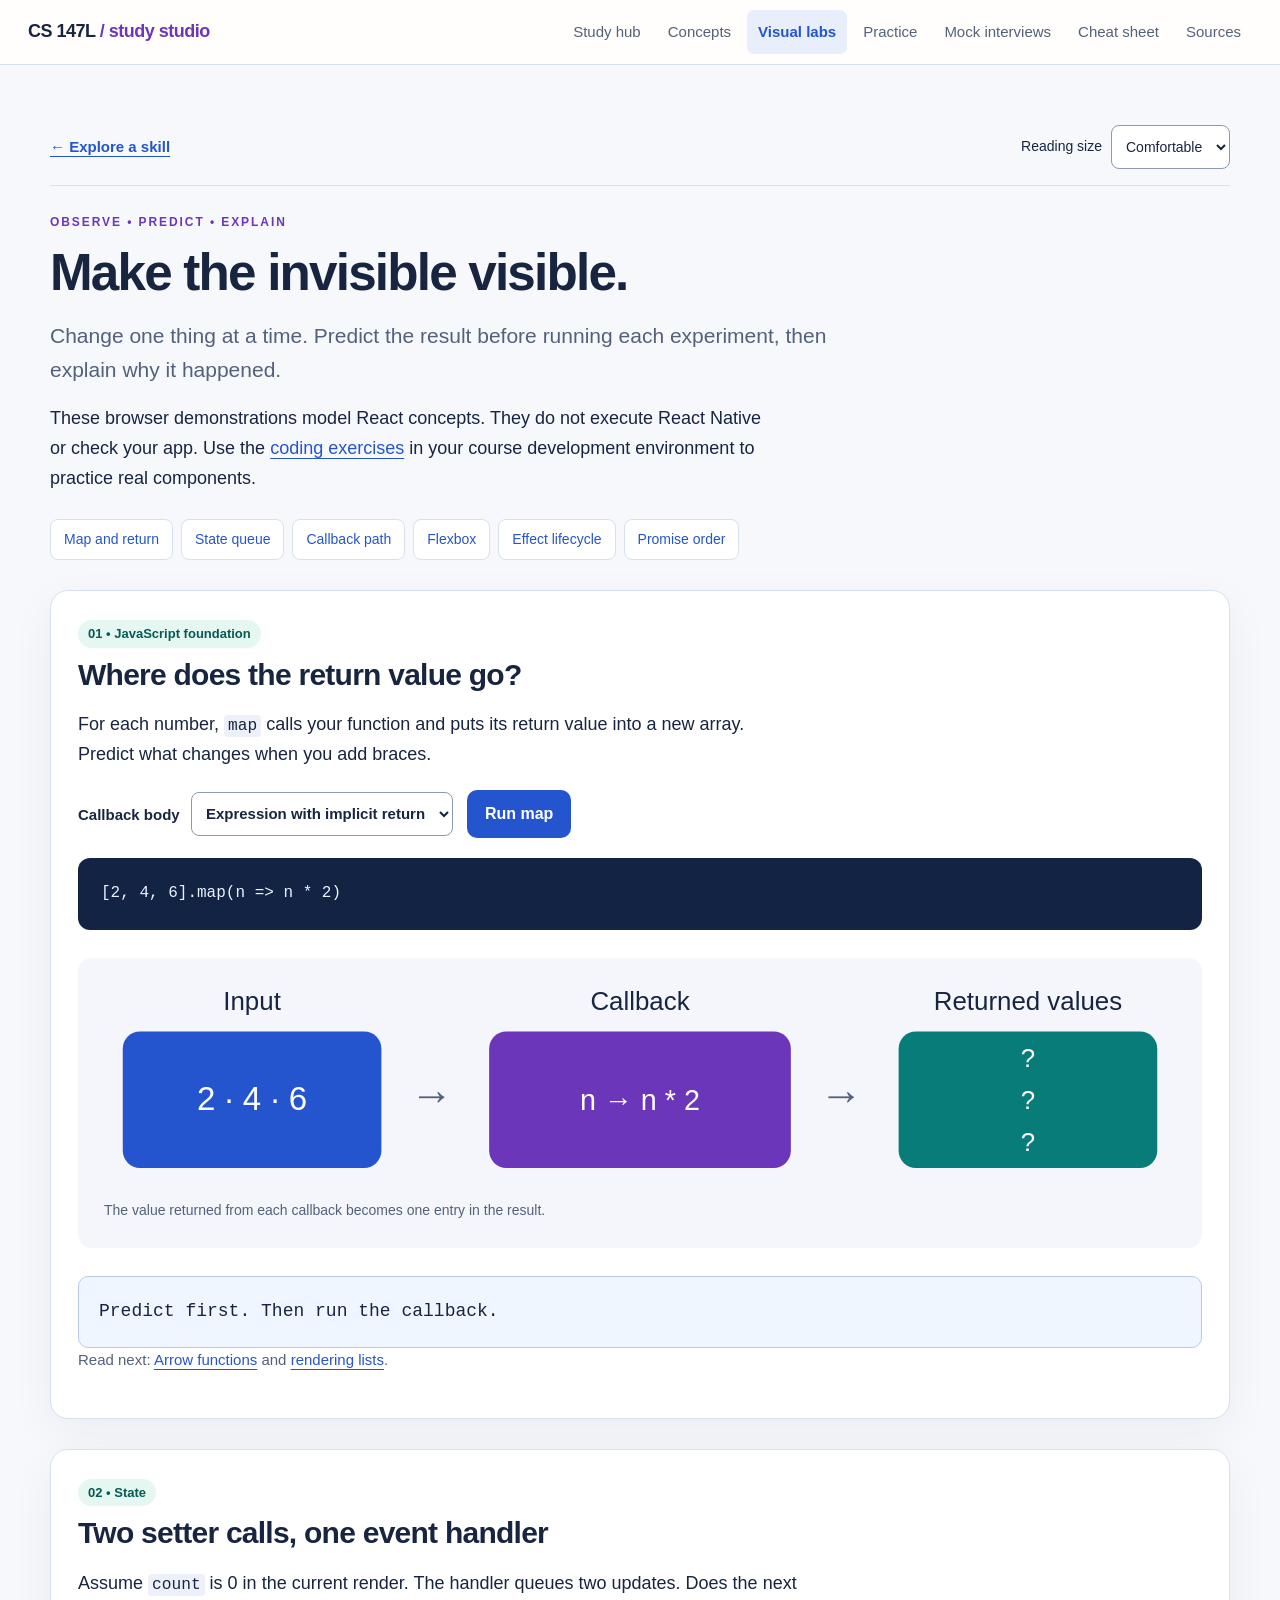
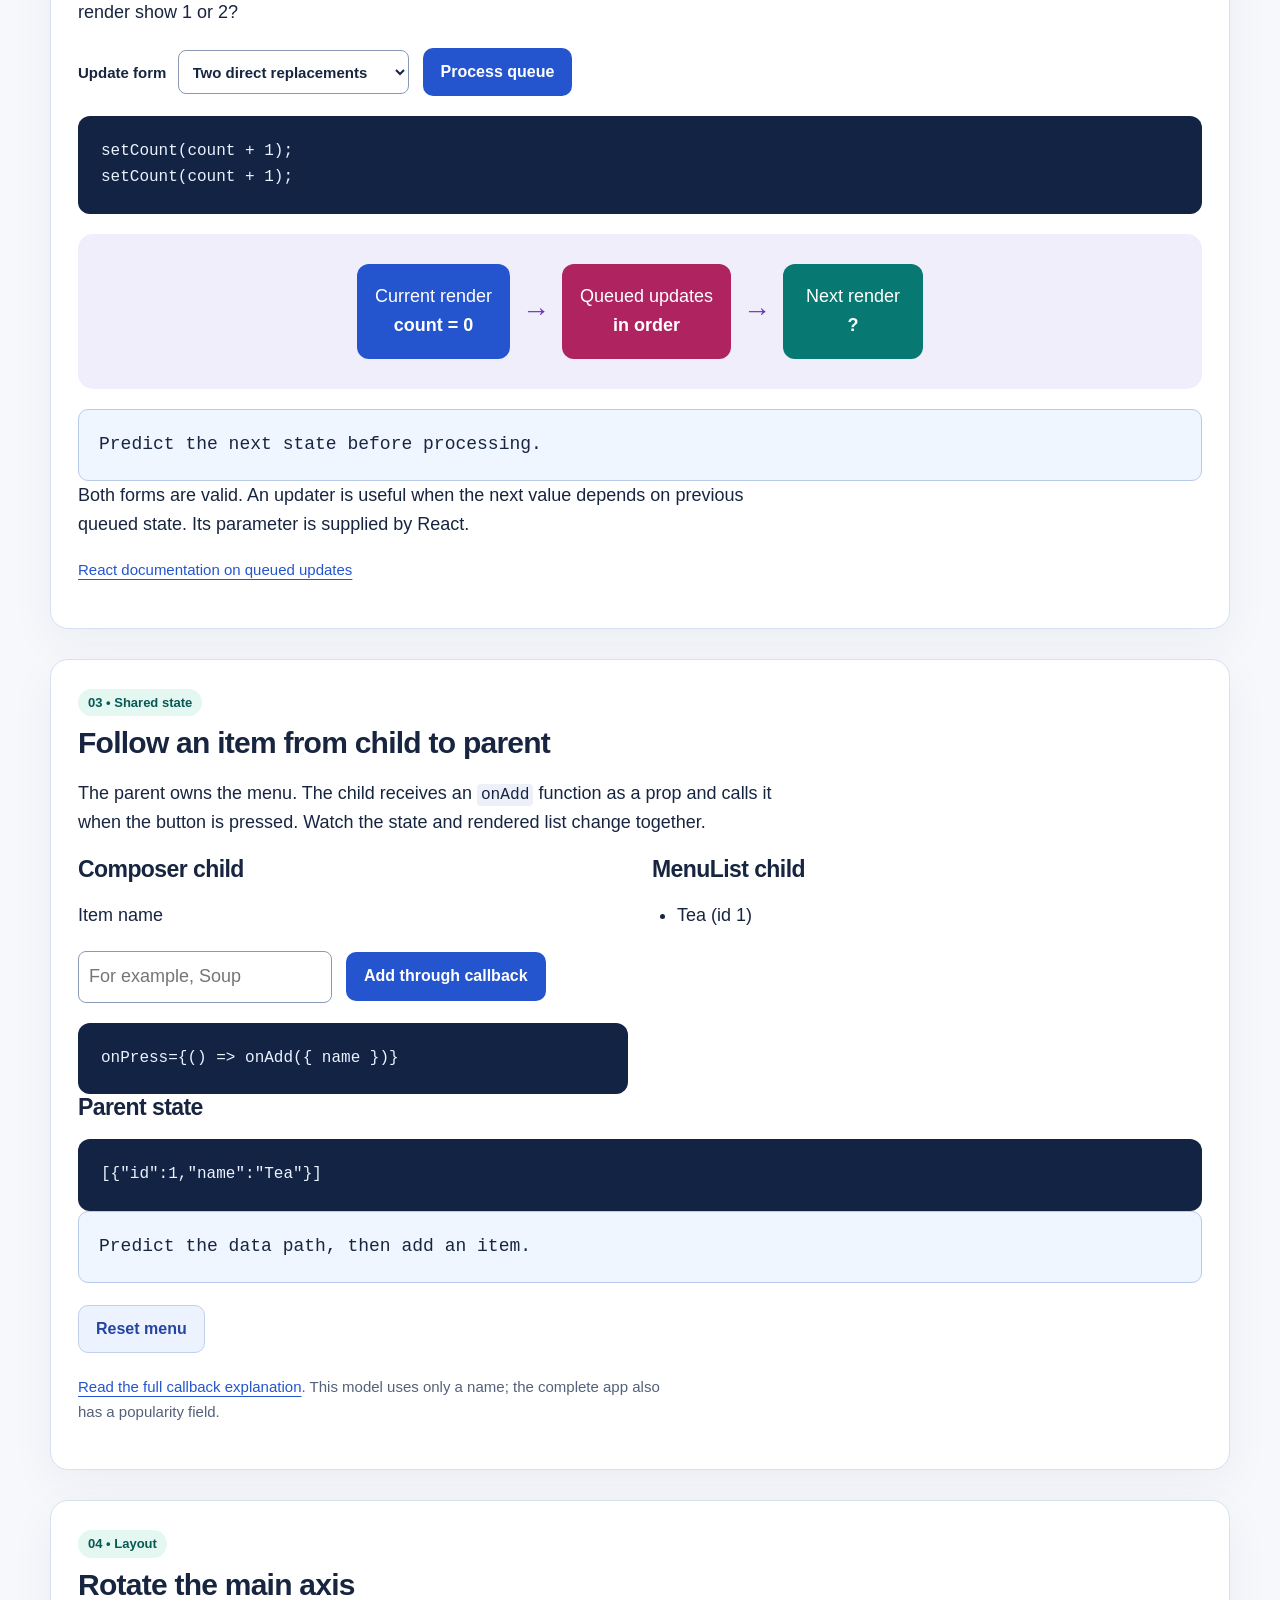
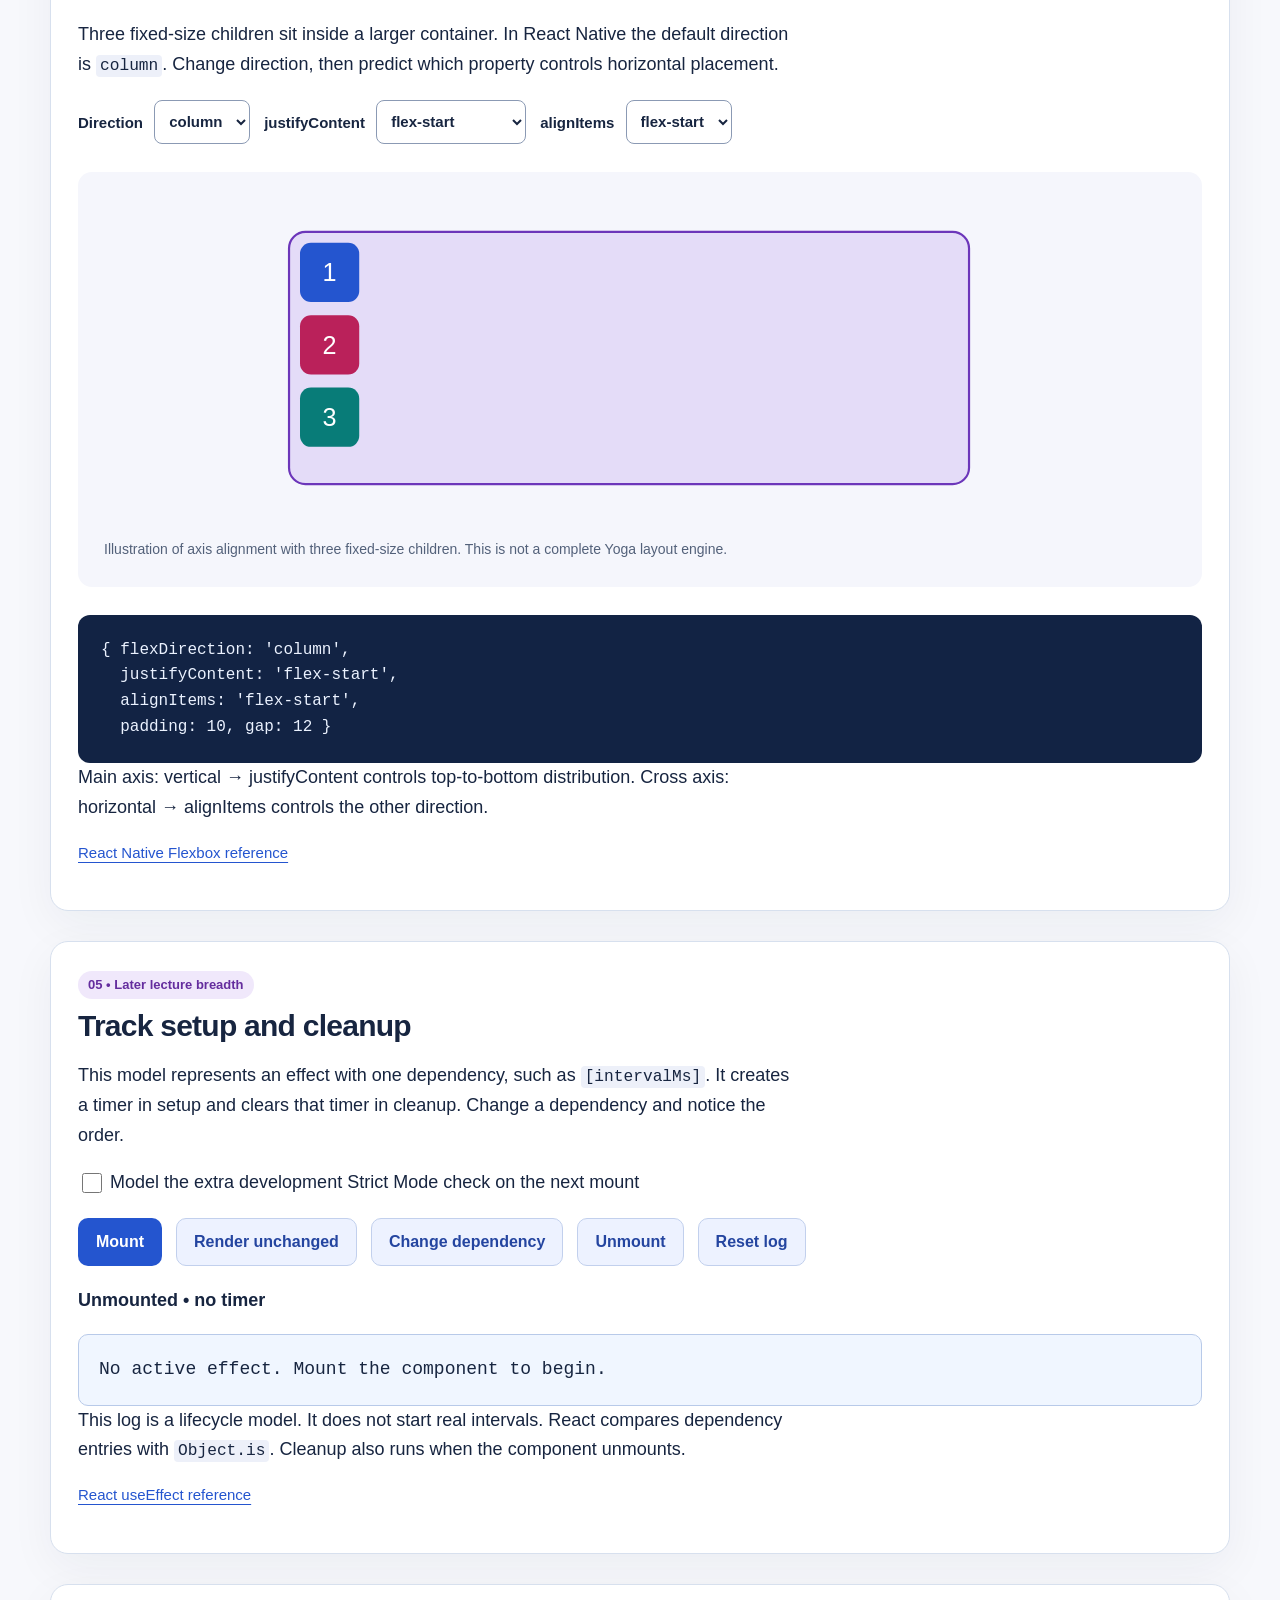
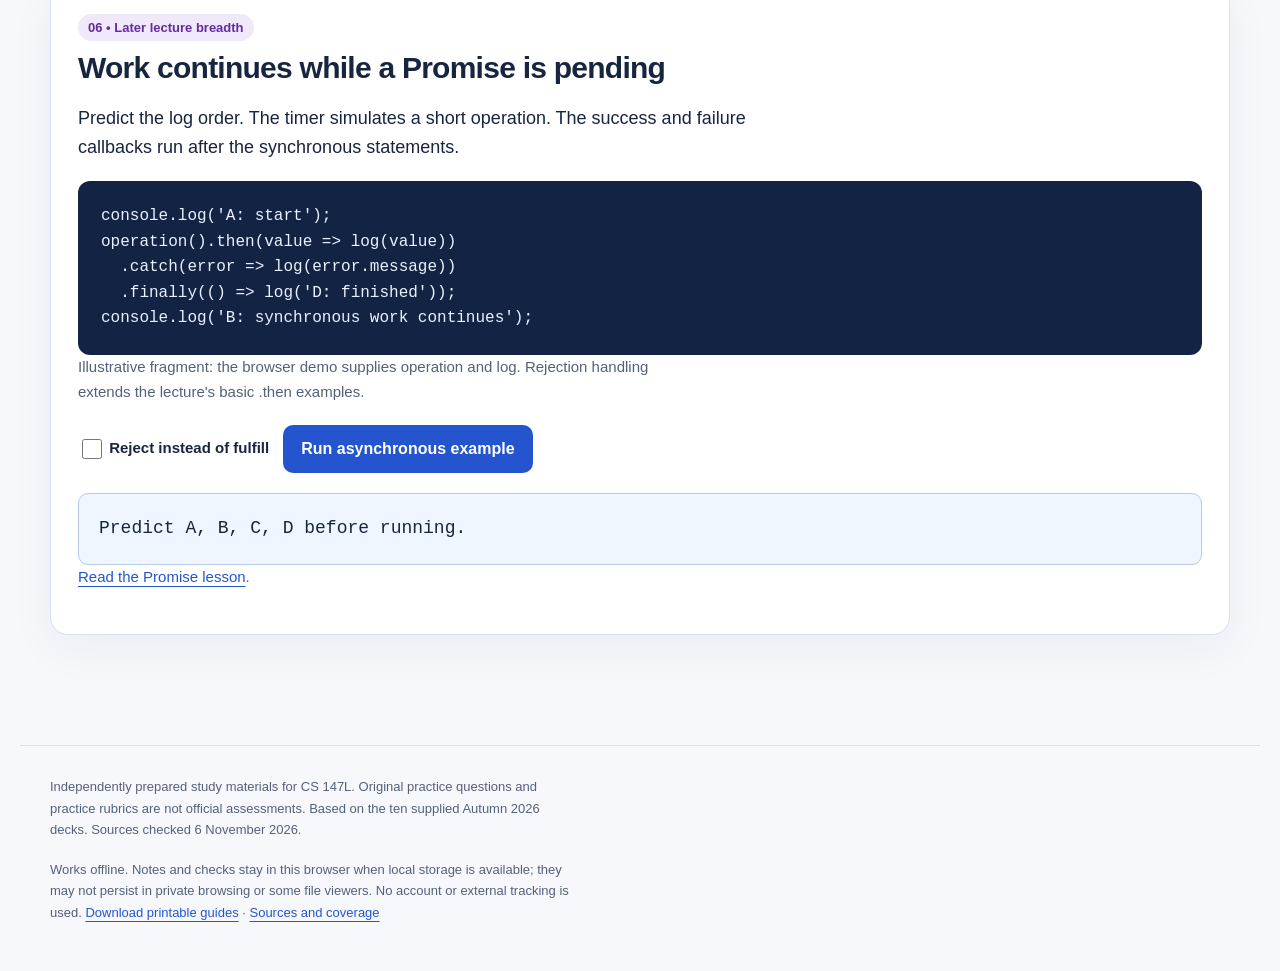
<file: labs.html>
<!doctype html><html lang="en"><head><meta charset="utf-8"><meta name="viewport" content="width=device-width, initial-scale=1"><meta name="description" content="An interactive study guide to React Native and TypeScript, based on CS 147L lecture materials."><title>Visual labs | CS 147L Study Guide</title><link rel="stylesheet" href="assets/style.css"><link rel="stylesheet" href="assets/studio.css"></head><body><a class="skip" href="#main">Skip to content</a><header><div class="header-inner"><a class="brand" href="index.html">CS 147L <span>/ study studio</span></a><nav aria-label="Main navigation"><a href="index.html">Study hub</a><a href="concepts.html">Concepts</a><a href="labs.html" aria-current="page">Visual labs</a><a href="exercises.html">Practice</a><a href="interviews.html">Mock interviews</a><a href="cheatsheet.html">Cheat sheet</a><a href="sources.html">Sources</a></nav></div></header><main id="main"><div class="page-tools"><a href="index.html#explore" class="back-hub">← Explore a skill</a><label class="reading-control">Reading size <select data-reading-size><option value="comfortable">Comfortable</option><option value="large">Large</option></select></label></div><div class="eyebrow">Observe • predict • explain</div><h1>Make the invisible visible.</h1>
<p class="lede">Change one thing at a time. Predict the result before running each experiment, then explain why it happened.</p>
<p>These browser demonstrations model React concepts. They do not execute React Native or check your app. Use the <a href="exercises.html">coding exercises</a> in your course development environment to practice real components.</p>
<div class="toc"><a href="#map">Map and return</a><a href="#state">State queue</a><a href="#callbacks">Callback path</a><a href="#flex">Flexbox</a><a href="#effects">Effect lifecycle</a><a href="#promises">Promise order</a></div>
<section class="panel lab" id="map"><span class="badge">01 • JavaScript foundation</span><h2>Where does the return value go?</h2><p>For each number, <code>map</code> calls your function and puts its return value into a new array. Predict what changes when you add braces.</p>
<div class="controls"><label for="map-mode">Callback body <select id="map-mode"><option value="expression">Expression with implicit return</option><option value="block">Block with explicit return</option><option value="missing">Block missing return</option></select></label><button id="map-run">Run map</button></div>
<pre id="map-code">[2, 4, 6].map(n => n * 2)</pre>
<figure class="figure" tabindex="0"><svg id="map-diagram" viewBox="0 0 760 150" role="img" aria-label="Three inputs become three returned values"><g font-family="sans-serif" text-anchor="middle"><text x="110" y="25" fill="#172540">Input</text><text x="380" y="25" fill="#172540">Callback</text><text x="650" y="25" fill="#172540">Returned values</text><rect x="20" y="40" width="180" height="95" rx="12" fill="#2455cf"/><rect x="275" y="40" width="210" height="95" rx="12" fill="#6c36ba"/><rect x="560" y="40" width="180" height="95" rx="12" fill="#087c78"/><text x="110" y="95" fill="white" font-size="23">2 · 4 · 6</text><text x="380" y="95" fill="white" font-size="20">n → n * 2</text><text x="235" y="95" fill="#53617a" font-size="30">→</text><text x="520" y="95" fill="#53617a" font-size="30">→</text><text class="map-value" x="650" y="65" fill="white">?</text><text class="map-value" x="650" y="94" fill="white">?</text><text class="map-value" x="650" y="123" fill="white">?</text></g></svg><figcaption><span class="diagram-hint">Scroll the diagram sideways to see every step.</span>The value returned from each callback becomes one entry in the result.</figcaption></figure><div class="output" id="map-output" aria-live="polite">Predict first. Then run the callback.</div><p class="meta">Read next: <a href="concepts.html#arrow-functions">Arrow functions</a> and <a href="concepts.html#map-lists">rendering lists</a>.</p></section>
<section class="panel lab" id="state"><span class="badge">02 • State</span><h2>Two setter calls, one event handler</h2><p>Assume <code>count</code> is 0 in the current render. The handler queues two updates. Does the next render show 1 or 2?</p><div class="controls"><label for="state-mode">Update form <select id="state-mode"><option value="direct">Two direct replacements</option><option value="updater">Two functional updaters</option><option value="mixed">Replacement then updater</option></select></label><button id="state-run">Process queue</button></div><pre id="state-code">setCount(count + 1);
setCount(count + 1);</pre><div class="lab-stage flow"><div class="flow-box">Current render<br><strong>count = 0</strong></div><span class="arrow" aria-hidden="true">→</span><div class="flow-box pink">Queued updates<br><strong>in order</strong></div><span class="arrow" aria-hidden="true">→</span><div class="flow-box teal">Next render<br><strong id="state-final">?</strong></div></div><div class="output" id="state-output" aria-live="polite">Predict the next state before processing.</div><p>Both forms are valid. An updater is useful when the next value depends on previous queued state. Its parameter is supplied by React.</p><p class="meta"><a href="https://react.dev/learn/queueing-a-series-of-state-updates">React documentation on queued updates</a></p></section>
<section class="panel lab" id="callbacks"><span class="badge">03 • Shared state</span><h2>Follow an item from child to parent</h2><p>The parent owns the menu. The child receives an <code>onAdd</code> function as a prop and calls it when the button is pressed. Watch the state and rendered list change together.</p><div class="grid"><div><h3>Composer child</h3><label for="child-name">Item name</label><div class="controls"><input id="child-name" maxlength="40" placeholder="For example, Soup"><button id="child-add">Add through callback</button></div><pre>onPress={() => onAdd({ name })}</pre></div><div><h3>MenuList child</h3><ul id="menu-list"></ul></div></div><h3>Parent state</h3><pre id="parent-state"></pre><div class="output" id="callback-output" aria-live="polite">Predict the data path, then add an item.</div><div class="actions"><button class="secondary" id="menu-reset">Reset menu</button></div><p class="meta"><a href="concepts.html#shared-state">Read the full callback explanation</a>. This model uses only a name; the complete app also has a popularity field.</p></section>
<section class="panel lab" id="flex"><span class="badge">04 • Layout</span><h2>Rotate the main axis</h2><p>Three fixed-size children sit inside a larger container. In React Native the default direction is <code>column</code>. Change direction, then predict which property controls horizontal placement.</p><div class="controls"><label>Direction <select id="flex-direction" data-flex><option>column</option><option>row</option></select></label><label>justifyContent <select id="flex-justify" data-flex><option>flex-start</option><option>center</option><option>flex-end</option><option>space-between</option></select></label><label>alignItems <select id="flex-align" data-flex><option>flex-start</option><option>center</option><option>flex-end</option></select></label></div><figure class="figure" tabindex="0"><svg id="flex-svg" viewBox="0 0 760 310" role="img" aria-label="Three boxes positioned according to selected main and cross axis alignment"><rect x="60" y="40" width="620" height="230" rx="15" fill="#e4dcf8" stroke="#6c36ba" stroke-width="2"/><g class="flex-item"><rect width="54" height="54" rx="10" fill="#2455cf"/><text x="27" y="35" text-anchor="middle" fill="white" font-size="23">1</text></g><g class="flex-item"><rect width="54" height="54" rx="10" fill="#ba215a"/><text x="27" y="35" text-anchor="middle" fill="white" font-size="23">2</text></g><g class="flex-item"><rect width="54" height="54" rx="10" fill="#087c78"/><text x="27" y="35" text-anchor="middle" fill="white" font-size="23">3</text></g></svg><figcaption><span class="diagram-hint">Scroll the diagram sideways to see every step.</span>Illustration of axis alignment with three fixed-size children. This is not a complete Yoga layout engine.</figcaption></figure><pre id="flex-code"></pre><p id="flex-explain" aria-live="polite"></p><p class="meta"><a href="https://reactnative.dev/docs/flexbox">React Native Flexbox reference</a></p></section>
<section class="panel lab" id="effects"><span class="badge purple">05 • Later lecture breadth</span><h2>Track setup and cleanup</h2><p>This model represents an effect with one dependency, such as <code>[intervalMs]</code>. It creates a timer in setup and clears that timer in cleanup. Change a dependency and notice the order.</p><label><input type="checkbox" id="strict-mode"> Model the extra development Strict Mode check on the next mount</label><div class="controls"><button data-effect="mount">Mount</button><button data-effect="render" class="secondary">Render unchanged</button><button data-effect="change" class="secondary">Change dependency</button><button data-effect="unmount" class="secondary">Unmount</button><button data-effect="reset" class="secondary">Reset log</button></div><p><strong id="effect-state">Unmounted • no timer</strong></p><div class="output" id="effect-output" aria-live="polite">No active effect. Mount the component to begin.</div><p>This log is a lifecycle model. It does not start real intervals. React compares dependency entries with <code>Object.is</code>. Cleanup also runs when the component unmounts.</p><p class="meta"><a href="https://react.dev/reference/react/useEffect">React useEffect reference</a></p></section>
<section class="panel lab" id="promises"><span class="badge purple">06 • Later lecture breadth</span><h2>Work continues while a Promise is pending</h2><p>Predict the log order. The timer simulates a short operation. The success and failure callbacks run after the synchronous statements.</p><pre>console.log('A: start');
operation().then(value => log(value))
  .catch(error => log(error.message))
  .finally(() => log('D: finished'));
console.log('B: synchronous work continues');</pre><p class="meta">Illustrative fragment: the browser demo supplies operation and log. Rejection handling extends the lecture's basic .then examples.</p><div class="controls"><label><input id="promise-fail" type="checkbox"> Reject instead of fulfill</label><button id="promise-run">Run asynchronous example</button></div><div id="promise-output" class="output" aria-live="polite">Predict A, B, C, D before running.</div><p class="meta"><a href="concepts.html#promises">Read the Promise lesson</a>.</p></section>
</main><footer><p>Independently prepared study materials for CS 147L. Original practice questions and practice rubrics are not official assessments. Based on the ten supplied Autumn 2026 decks. Sources checked 6 November 2026.</p><p>Works offline. Notes and checks stay in this browser when local storage is available; they may not persist in private browsing or some file viewers. No account or external tracking is used. <a href="index.html#downloads">Download printable guides</a> · <a href="sources.html">Sources and coverage</a></p></footer><script src="assets/app.js"></script><script src="assets/studio.js"></script></body></html>
</file>
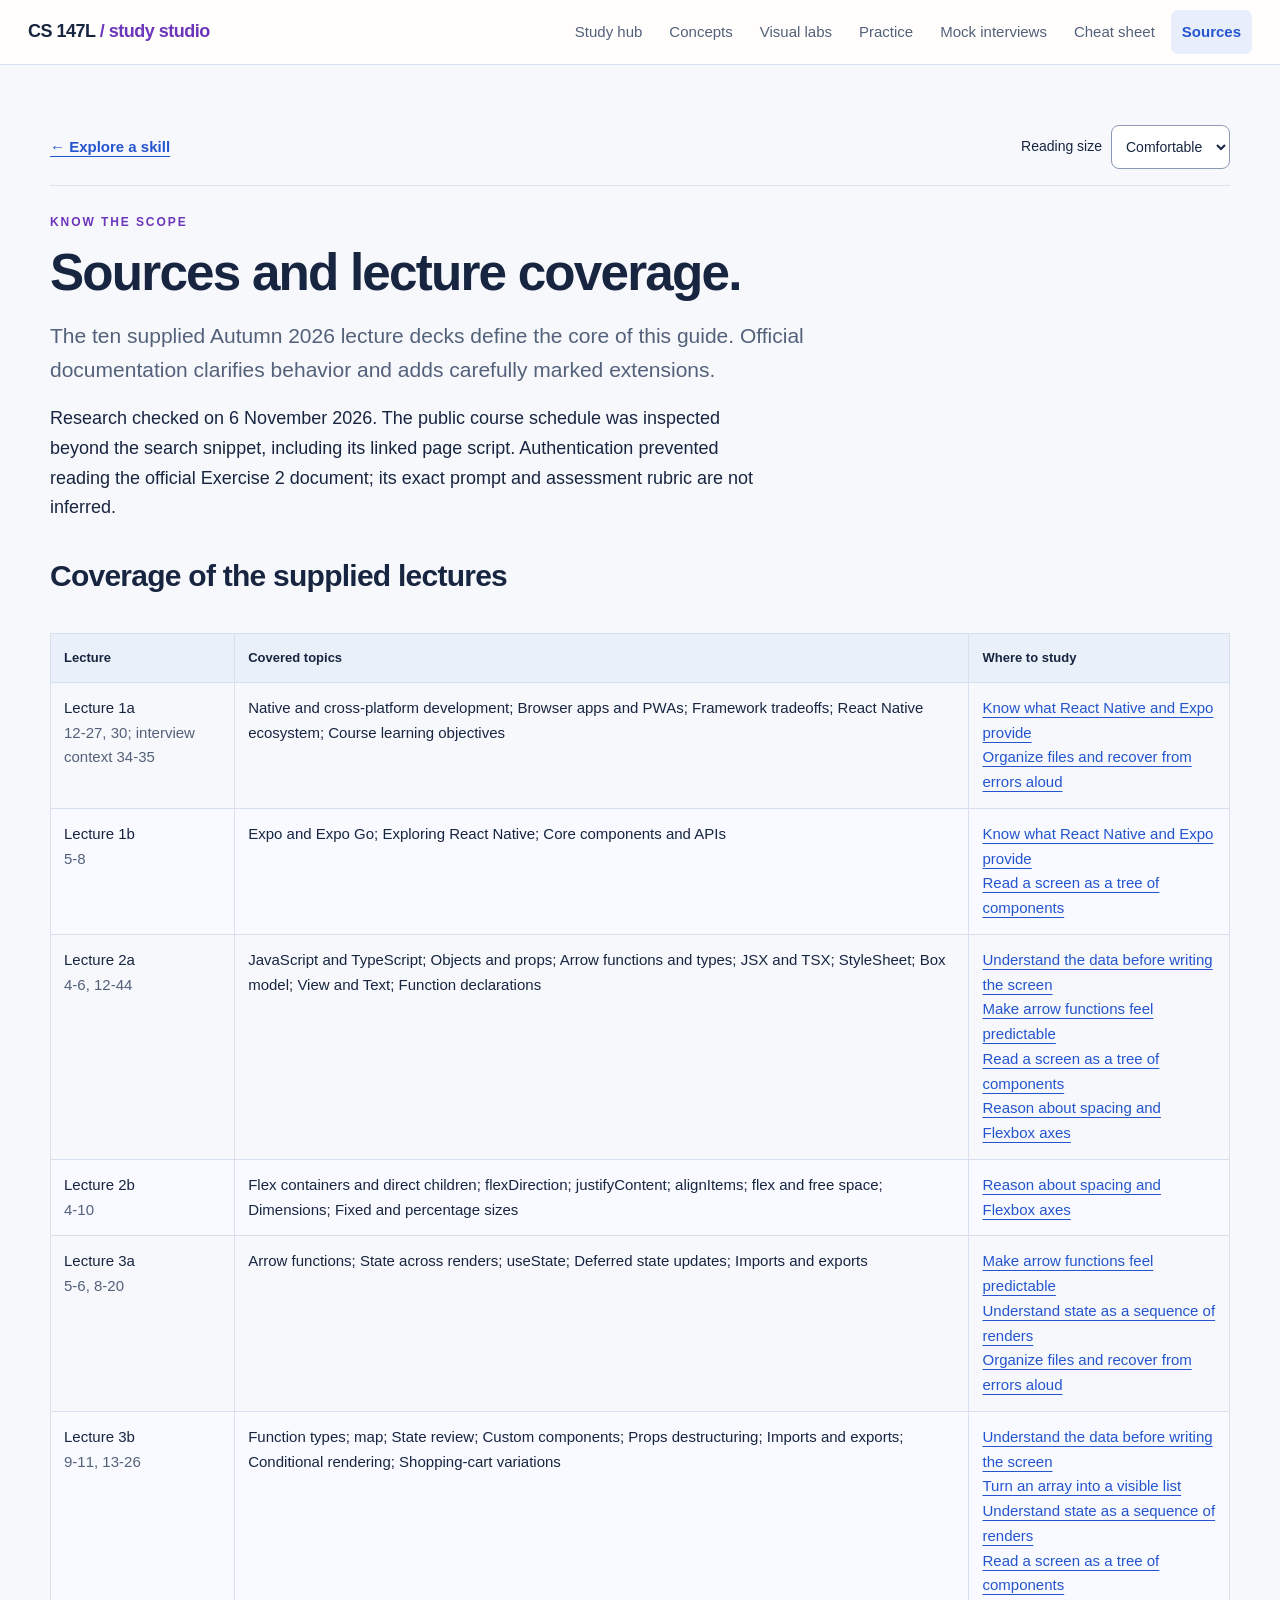
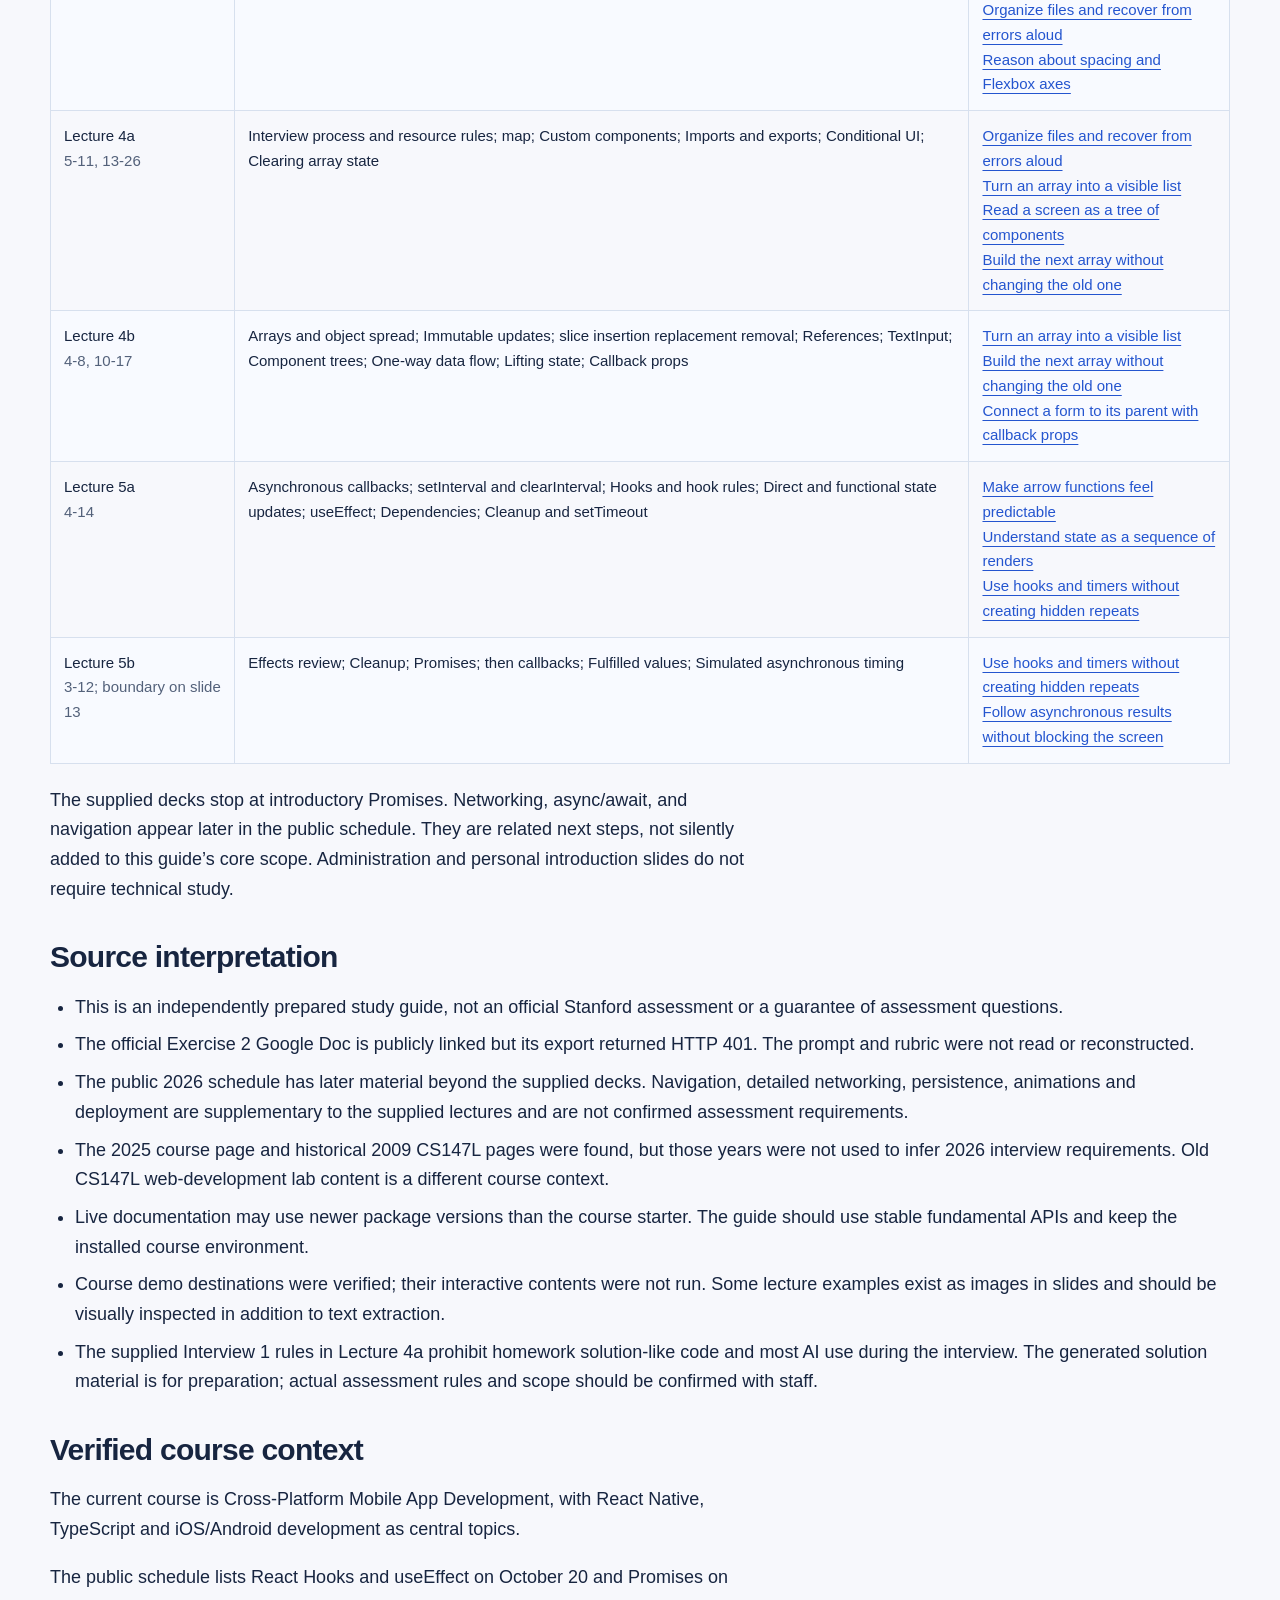
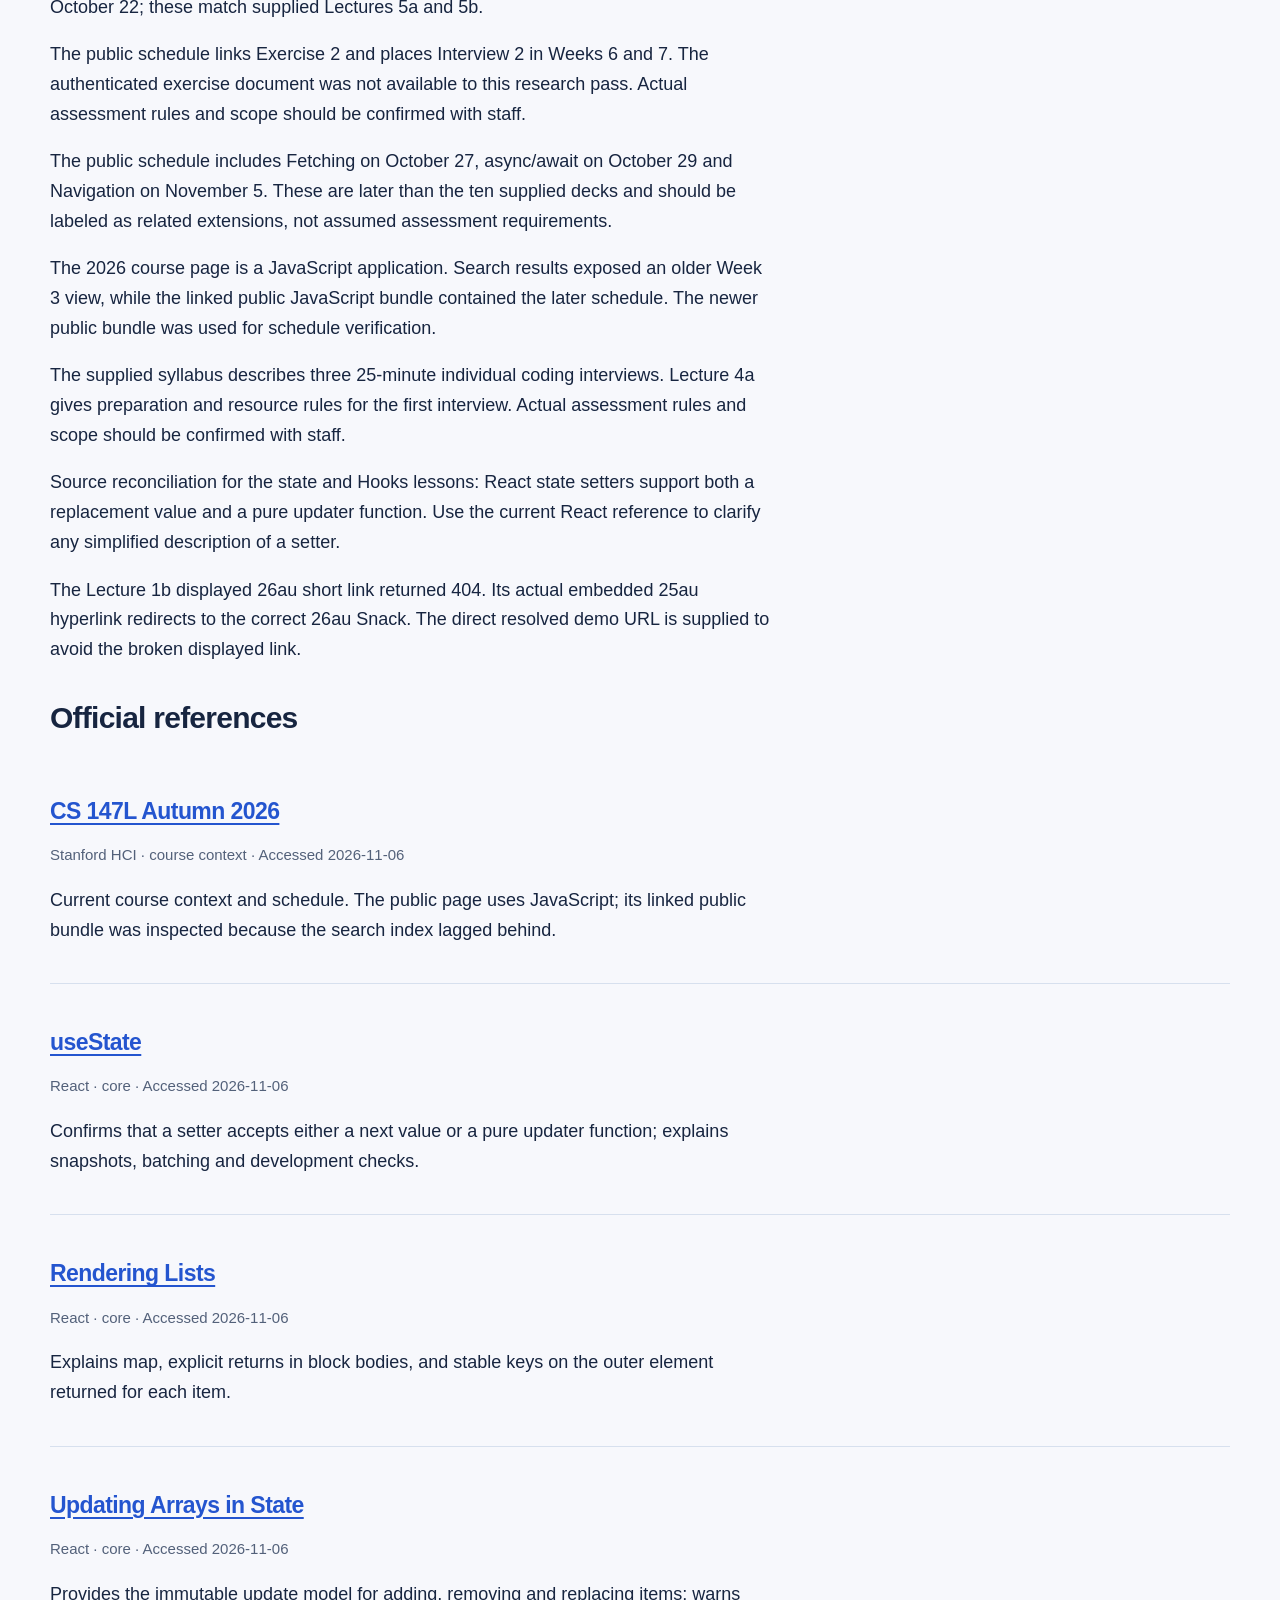
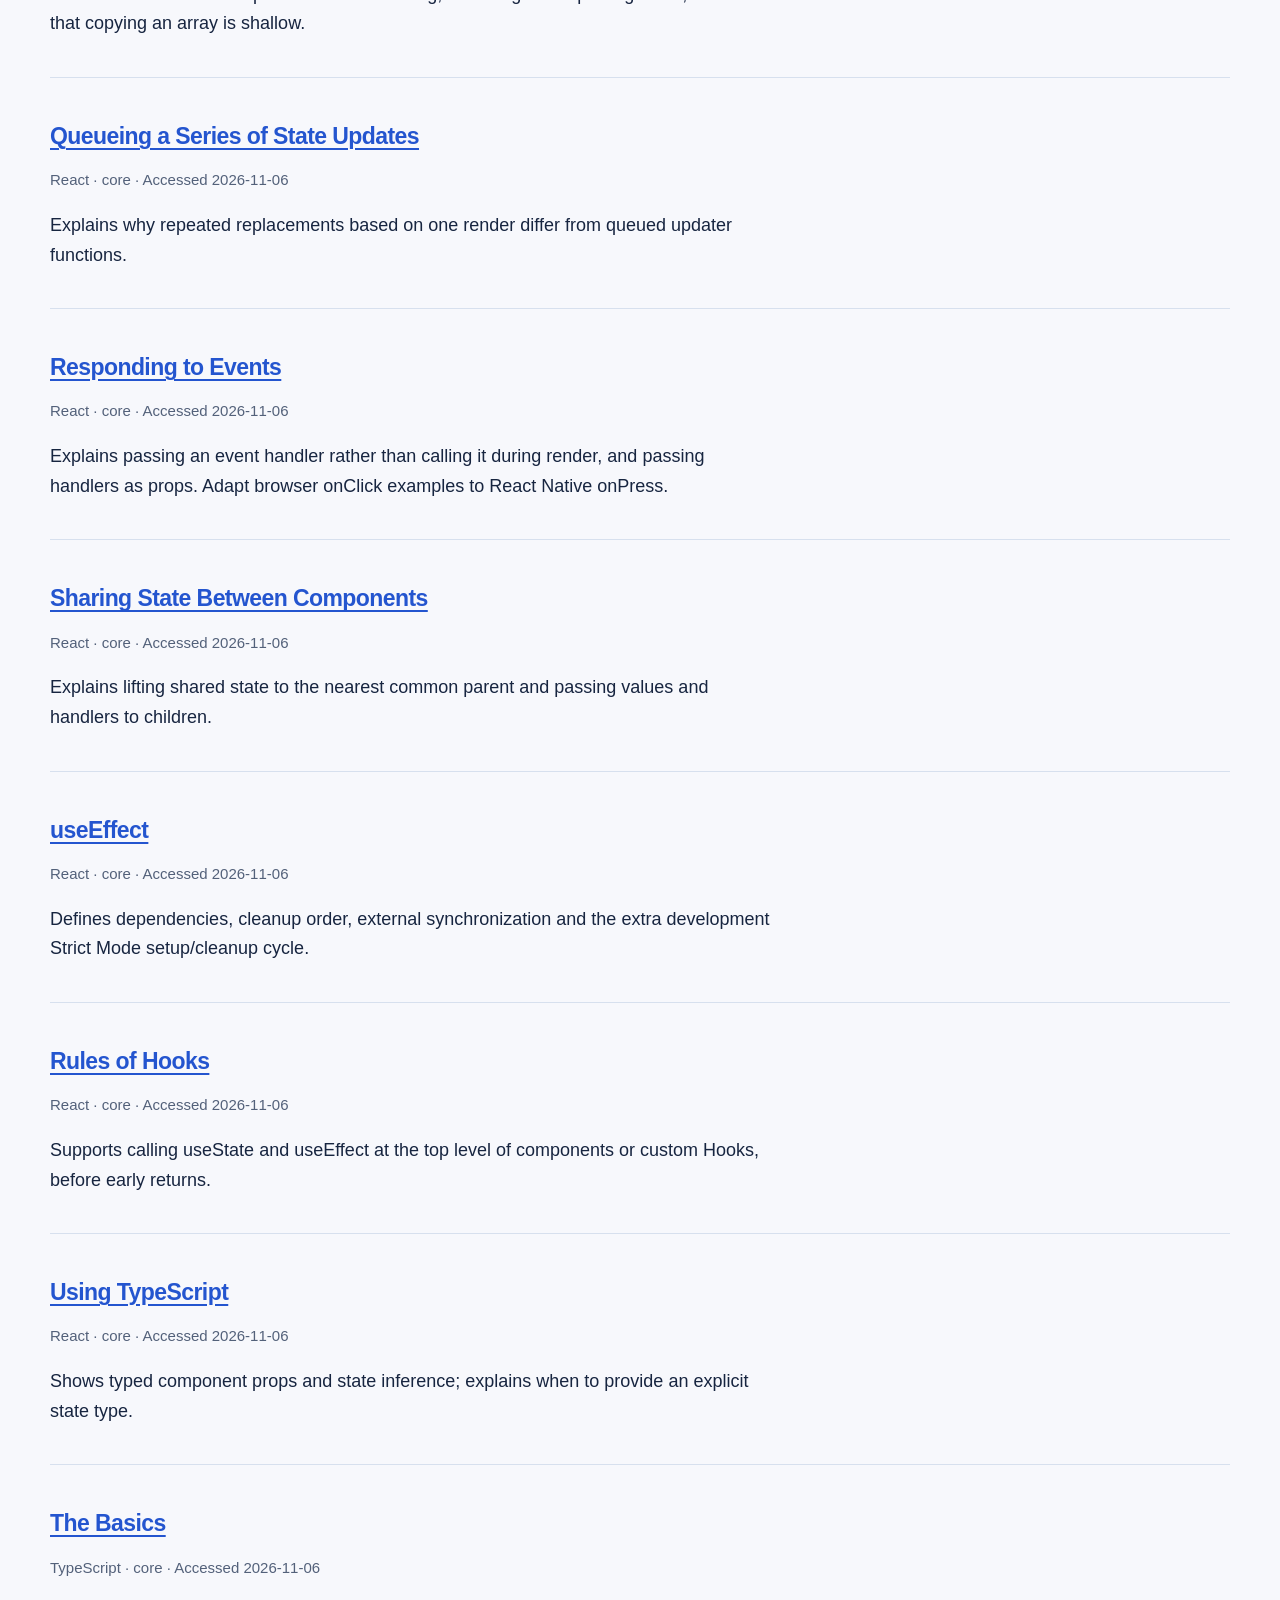
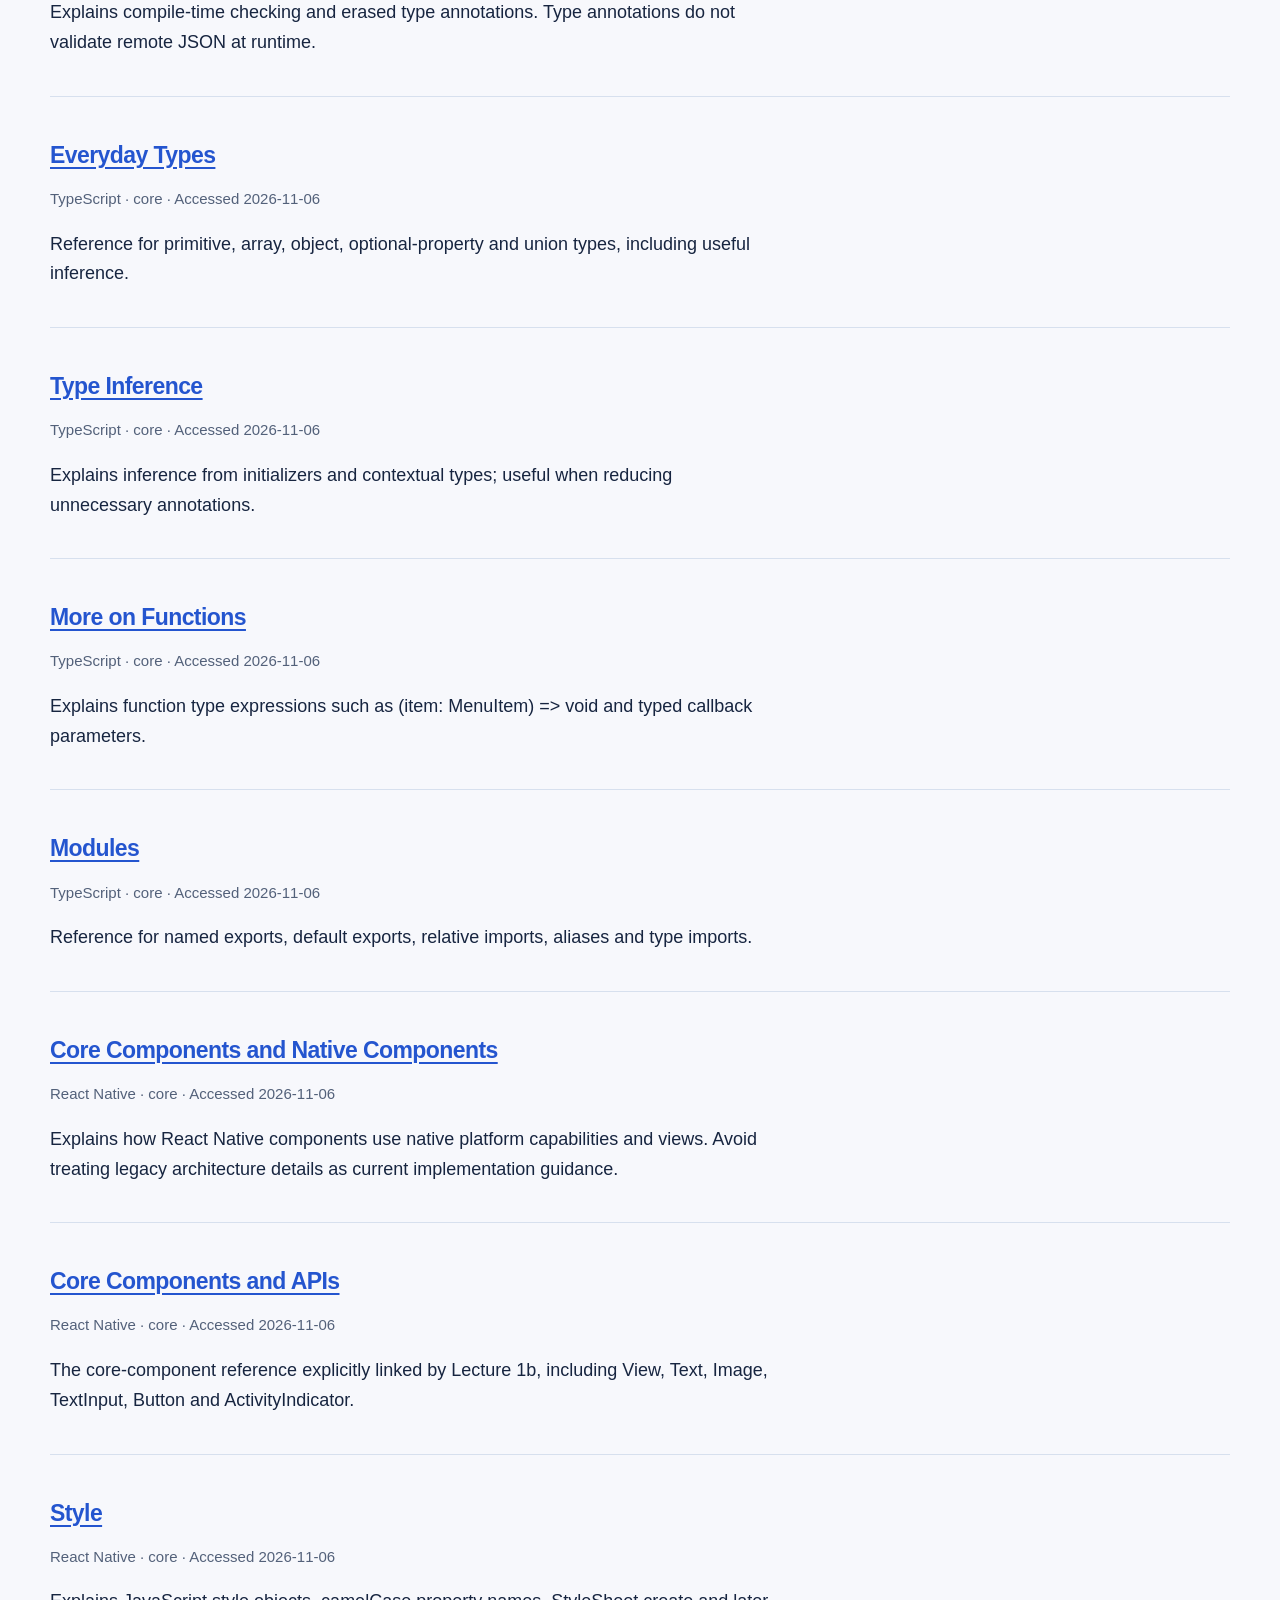
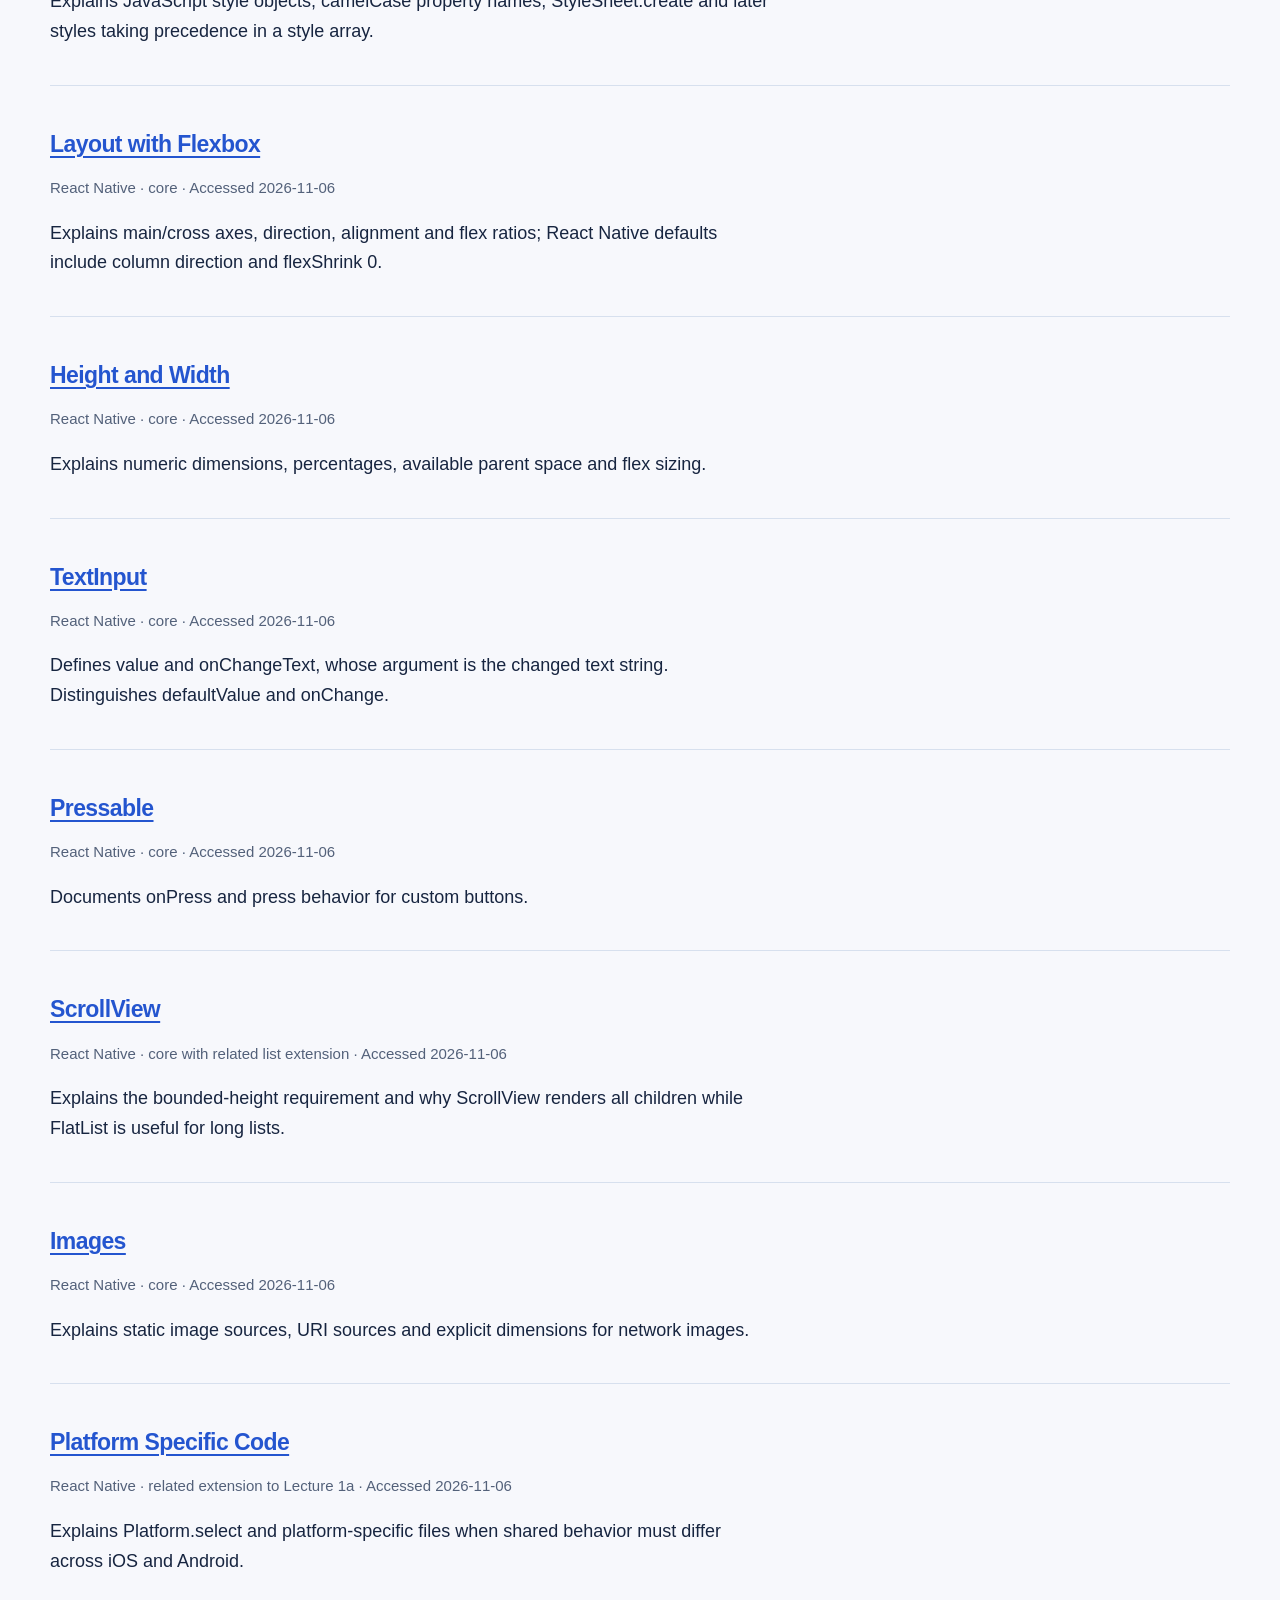
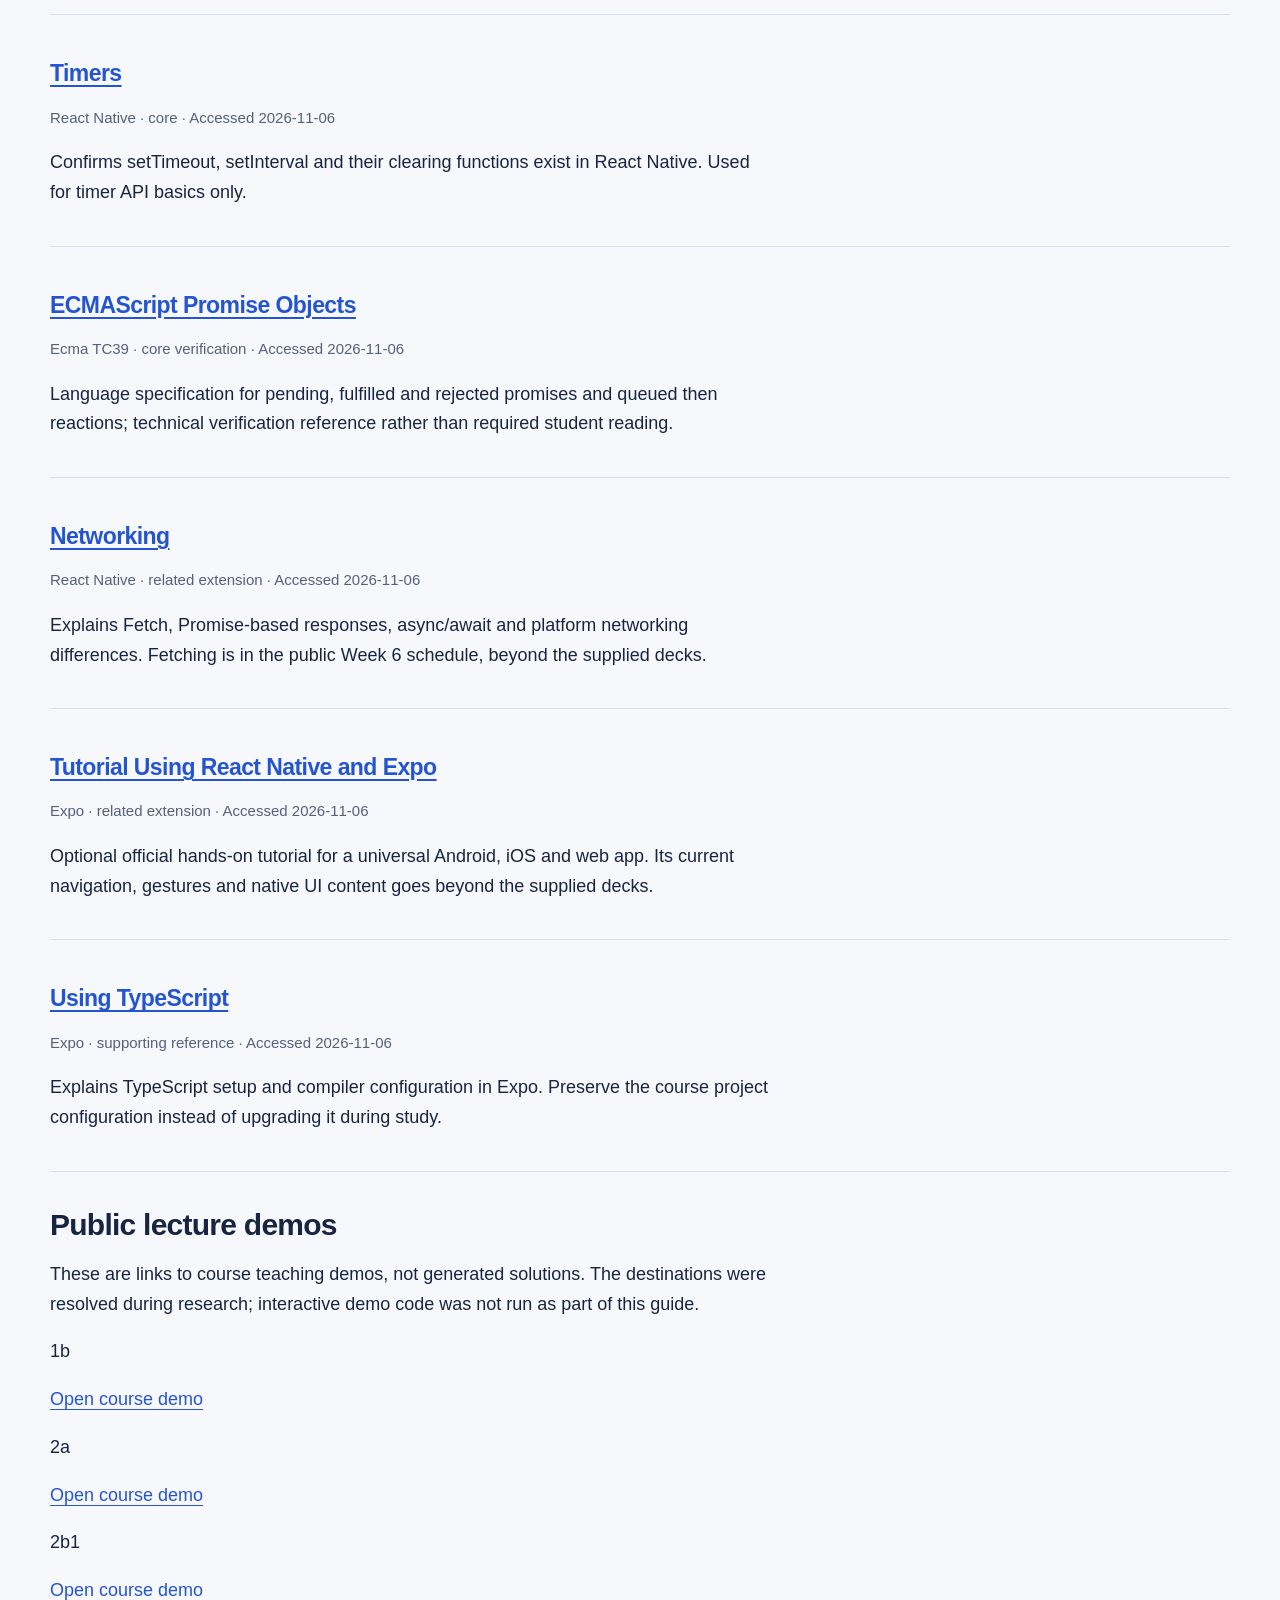
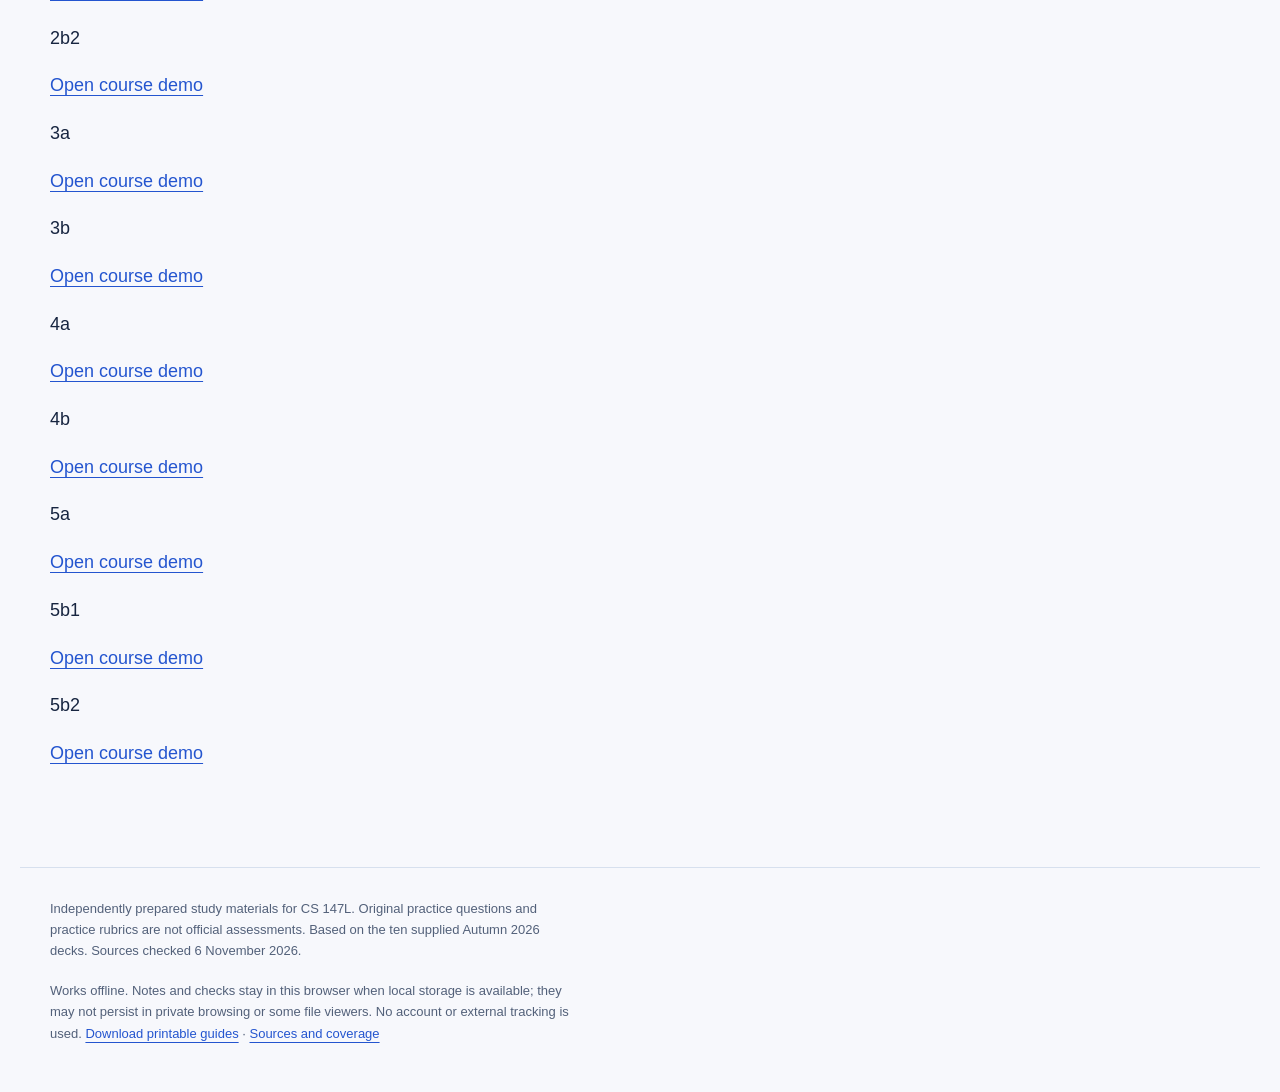
<file: sources.html>
<!doctype html><html lang="en"><head><meta charset="utf-8"><meta name="viewport" content="width=device-width, initial-scale=1"><meta name="description" content="An interactive study guide to React Native and TypeScript, based on CS 147L lecture materials."><title>Sources and coverage | CS 147L Study Guide</title><link rel="stylesheet" href="assets/style.css"><link rel="stylesheet" href="assets/studio.css"></head><body><a class="skip" href="#main">Skip to content</a><header><div class="header-inner"><a class="brand" href="index.html">CS 147L <span>/ study studio</span></a><nav aria-label="Main navigation"><a href="index.html">Study hub</a><a href="concepts.html">Concepts</a><a href="labs.html">Visual labs</a><a href="exercises.html">Practice</a><a href="interviews.html">Mock interviews</a><a href="cheatsheet.html">Cheat sheet</a><a href="sources.html" aria-current="page">Sources</a></nav></div></header><main id="main"><div class="page-tools"><a href="index.html#explore" class="back-hub">← Explore a skill</a><label class="reading-control">Reading size <select data-reading-size><option value="comfortable">Comfortable</option><option value="large">Large</option></select></label></div><div class="eyebrow">Know the scope</div><h1>Sources and lecture coverage.</h1><p class="lede">The ten supplied Autumn 2026 lecture decks define the core of this guide. Official documentation clarifies behavior and adds carefully marked extensions.</p><p>Research checked on 6 November 2026. The public course schedule was inspected beyond the search snippet, including its linked page script. Authentication prevented reading the official Exercise 2 document; its exact prompt and assessment rubric are not inferred.</p><h2>Coverage of the supplied lectures</h2><div class="table-wrap"><table><thead><tr><th>Lecture</th><th>Covered topics</th><th>Where to study</th></tr></thead><tbody><tr><td>Lecture 1a<br><span class="meta">12-27, 30; interview context 34-35</span></td><td>Native and cross-platform development; Browser apps and PWAs; Framework tradeoffs; React Native ecosystem; Course learning objectives</td><td><a href="concepts.html#platforms-expo">Know what React Native and Expo provide</a><br><a href="concepts.html#modules-debugging">Organize files and recover from errors aloud</a><br></td></tr><tr><td>Lecture 1b<br><span class="meta">5-8</span></td><td>Expo and Expo Go; Exploring React Native; Core components and APIs</td><td><a href="concepts.html#platforms-expo">Know what React Native and Expo provide</a><br><a href="concepts.html#jsx-components">Read a screen as a tree of components</a><br></td></tr><tr><td>Lecture 2a<br><span class="meta">4-6, 12-44</span></td><td>JavaScript and TypeScript; Objects and props; Arrow functions and types; JSX and TSX; StyleSheet; Box model; View and Text; Function declarations</td><td><a href="concepts.html#typescript-data">Understand the data before writing the screen</a><br><a href="concepts.html#arrow-functions">Make arrow functions feel predictable</a><br><a href="concepts.html#jsx-components">Read a screen as a tree of components</a><br><a href="concepts.html#layout">Reason about spacing and Flexbox axes</a><br></td></tr><tr><td>Lecture 2b<br><span class="meta">4-10</span></td><td>Flex containers and direct children; flexDirection; justifyContent; alignItems; flex and free space; Dimensions; Fixed and percentage sizes</td><td><a href="concepts.html#layout">Reason about spacing and Flexbox axes</a><br></td></tr><tr><td>Lecture 3a<br><span class="meta">5-6, 8-20</span></td><td>Arrow functions; State across renders; useState; Deferred state updates; Imports and exports</td><td><a href="concepts.html#arrow-functions">Make arrow functions feel predictable</a><br><a href="concepts.html#state-snapshots">Understand state as a sequence of renders</a><br><a href="concepts.html#modules-debugging">Organize files and recover from errors aloud</a><br></td></tr><tr><td>Lecture 3b<br><span class="meta">9-11, 13-26</span></td><td>Function types; map; State review; Custom components; Props destructuring; Imports and exports; Conditional rendering; Shopping-cart variations</td><td><a href="concepts.html#typescript-data">Understand the data before writing the screen</a><br><a href="concepts.html#map-lists">Turn an array into a visible list</a><br><a href="concepts.html#state-snapshots">Understand state as a sequence of renders</a><br><a href="concepts.html#jsx-components">Read a screen as a tree of components</a><br><a href="concepts.html#modules-debugging">Organize files and recover from errors aloud</a><br><a href="concepts.html#layout">Reason about spacing and Flexbox axes</a><br></td></tr><tr><td>Lecture 4a<br><span class="meta">5-11, 13-26</span></td><td>Interview process and resource rules; map; Custom components; Imports and exports; Conditional UI; Clearing array state</td><td><a href="concepts.html#modules-debugging">Organize files and recover from errors aloud</a><br><a href="concepts.html#map-lists">Turn an array into a visible list</a><br><a href="concepts.html#jsx-components">Read a screen as a tree of components</a><br><a href="concepts.html#immutable-updates">Build the next array without changing the old one</a><br></td></tr><tr><td>Lecture 4b<br><span class="meta">4-8, 10-17</span></td><td>Arrays and object spread; Immutable updates; slice insertion replacement removal; References; TextInput; Component trees; One-way data flow; Lifting state; Callback props</td><td><a href="concepts.html#map-lists">Turn an array into a visible list</a><br><a href="concepts.html#immutable-updates">Build the next array without changing the old one</a><br><a href="concepts.html#shared-state">Connect a form to its parent with callback props</a><br></td></tr><tr><td>Lecture 5a<br><span class="meta">4-14</span></td><td>Asynchronous callbacks; setInterval and clearInterval; Hooks and hook rules; Direct and functional state updates; useEffect; Dependencies; Cleanup and setTimeout</td><td><a href="concepts.html#arrow-functions">Make arrow functions feel predictable</a><br><a href="concepts.html#state-snapshots">Understand state as a sequence of renders</a><br><a href="concepts.html#hooks-effects">Use hooks and timers without creating hidden repeats</a><br></td></tr><tr><td>Lecture 5b<br><span class="meta">3-12; boundary on slide 13</span></td><td>Effects review; Cleanup; Promises; then callbacks; Fulfilled values; Simulated asynchronous timing</td><td><a href="concepts.html#hooks-effects">Use hooks and timers without creating hidden repeats</a><br><a href="concepts.html#promises">Follow asynchronous results without blocking the screen</a><br></td></tr></tbody></table></div><p>The supplied decks stop at introductory Promises. Networking, async/await, and navigation appear later in the public schedule. They are related next steps, not silently added to this guide’s core scope. Administration and personal introduction slides do not require technical study.</p><h2>Source interpretation</h2><ul><li>This is an independently prepared study guide, not an official Stanford assessment or a guarantee of assessment questions.</li><li>The official Exercise 2 Google Doc is publicly linked but its export returned HTTP 401. The prompt and rubric were not read or reconstructed.</li><li>The public 2026 schedule has later material beyond the supplied decks. Navigation, detailed networking, persistence, animations and deployment are supplementary to the supplied lectures and are not confirmed assessment requirements.</li><li>The 2025 course page and historical 2009 CS147L pages were found, but those years were not used to infer 2026 interview requirements. Old CS147L web-development lab content is a different course context.</li><li>Live documentation may use newer package versions than the course starter. The guide should use stable fundamental APIs and keep the installed course environment.</li><li>Course demo destinations were verified; their interactive contents were not run. Some lecture examples exist as images in slides and should be visually inspected in addition to text extraction.</li><li>The supplied Interview 1 rules in Lecture 4a prohibit homework solution-like code and most AI use during the interview. The generated solution material is for preparation; actual assessment rules and scope should be confirmed with staff.</li></ul><h2>Verified course context</h2><p>The current course is Cross-Platform Mobile App Development, with React Native, TypeScript and iOS/Android development as central topics.</p><p>The public schedule lists React Hooks and useEffect on October 20 and Promises on October 22; these match supplied Lectures 5a and 5b.</p><p>The public schedule links Exercise 2 and places Interview 2 in Weeks 6 and 7. The authenticated exercise document was not available to this research pass. Actual assessment rules and scope should be confirmed with staff.</p><p>The public schedule includes Fetching on October 27, async/await on October 29 and Navigation on November 5. These are later than the ten supplied decks and should be labeled as related extensions, not assumed assessment requirements.</p><p>The 2026 course page is a JavaScript application. Search results exposed an older Week 3 view, while the linked public JavaScript bundle contained the later schedule. The newer public bundle was used for schedule verification.</p><p>The supplied syllabus describes three 25-minute individual coding interviews. Lecture 4a gives preparation and resource rules for the first interview. Actual assessment rules and scope should be confirmed with staff.</p><p>Source reconciliation for the state and Hooks lessons: React state setters support both a replacement value and a pure updater function. Use the current React reference to clarify any simplified description of a setter.</p><p>The Lecture 1b displayed 26au short link returned 404. Its actual embedded 25au hyperlink redirects to the correct 26au Snack. The direct resolved demo URL is supplied to avoid the broken displayed link.</p><h2>Official references</h2><article class="source" id="course-2026"><h3><a href="https://hci.stanford.edu/courses/cs147l/2026/au/">CS 147L Autumn 2026</a></h3><p class="meta">Stanford HCI · course context · Accessed 2026-11-06</p><p>Current course context and schedule. The public page uses JavaScript; its linked public bundle was inspected because the search index lagged behind.</p></article><article class="source" id="react-state"><h3><a href="https://react.dev/reference/react/useState">useState</a></h3><p class="meta">React · core · Accessed 2026-11-06</p><p>Confirms that a setter accepts either a next value or a pure updater function; explains snapshots, batching and development checks.</p></article><article class="source" id="react-lists"><h3><a href="https://react.dev/learn/rendering-lists">Rendering Lists</a></h3><p class="meta">React · core · Accessed 2026-11-06</p><p>Explains map, explicit returns in block bodies, and stable keys on the outer element returned for each item.</p></article><article class="source" id="react-arrays"><h3><a href="https://react.dev/learn/updating-arrays-in-state">Updating Arrays in State</a></h3><p class="meta">React · core · Accessed 2026-11-06</p><p>Provides the immutable update model for adding, removing and replacing items; warns that copying an array is shallow.</p></article><article class="source" id="react-queue"><h3><a href="https://react.dev/learn/queueing-a-series-of-state-updates">Queueing a Series of State Updates</a></h3><p class="meta">React · core · Accessed 2026-11-06</p><p>Explains why repeated replacements based on one render differ from queued updater functions.</p></article><article class="source" id="react-events"><h3><a href="https://react.dev/learn/responding-to-events">Responding to Events</a></h3><p class="meta">React · core · Accessed 2026-11-06</p><p>Explains passing an event handler rather than calling it during render, and passing handlers as props. Adapt browser onClick examples to React Native onPress.</p></article><article class="source" id="react-sharing"><h3><a href="https://react.dev/learn/sharing-state-between-components">Sharing State Between Components</a></h3><p class="meta">React · core · Accessed 2026-11-06</p><p>Explains lifting shared state to the nearest common parent and passing values and handlers to children.</p></article><article class="source" id="react-effect"><h3><a href="https://react.dev/reference/react/useEffect">useEffect</a></h3><p class="meta">React · core · Accessed 2026-11-06</p><p>Defines dependencies, cleanup order, external synchronization and the extra development Strict Mode setup/cleanup cycle.</p></article><article class="source" id="react-hooks"><h3><a href="https://react.dev/reference/rules/rules-of-hooks">Rules of Hooks</a></h3><p class="meta">React · core · Accessed 2026-11-06</p><p>Supports calling useState and useEffect at the top level of components or custom Hooks, before early returns.</p></article><article class="source" id="react-typescript"><h3><a href="https://react.dev/learn/typescript">Using TypeScript</a></h3><p class="meta">React · core · Accessed 2026-11-06</p><p>Shows typed component props and state inference; explains when to provide an explicit state type.</p></article><article class="source" id="ts-basics"><h3><a href="https://www.typescriptlang.org/docs/handbook/2/basic-types.html">The Basics</a></h3><p class="meta">TypeScript · core · Accessed 2026-11-06</p><p>Explains compile-time checking and erased type annotations. Type annotations do not validate remote JSON at runtime.</p></article><article class="source" id="ts-everyday"><h3><a href="https://www.typescriptlang.org/docs/handbook/2/everyday-types.html">Everyday Types</a></h3><p class="meta">TypeScript · core · Accessed 2026-11-06</p><p>Reference for primitive, array, object, optional-property and union types, including useful inference.</p></article><article class="source" id="ts-inference"><h3><a href="https://www.typescriptlang.org/docs/handbook/type-inference.html">Type Inference</a></h3><p class="meta">TypeScript · core · Accessed 2026-11-06</p><p>Explains inference from initializers and contextual types; useful when reducing unnecessary annotations.</p></article><article class="source" id="ts-functions"><h3><a href="https://www.typescriptlang.org/docs/handbook/2/functions.html">More on Functions</a></h3><p class="meta">TypeScript · core · Accessed 2026-11-06</p><p>Explains function type expressions such as (item: MenuItem) =&gt; void and typed callback parameters.</p></article><article class="source" id="ts-modules"><h3><a href="https://www.typescriptlang.org/docs/handbook/2/modules.html">Modules</a></h3><p class="meta">TypeScript · core · Accessed 2026-11-06</p><p>Reference for named exports, default exports, relative imports, aliases and type imports.</p></article><article class="source" id="rn-core"><h3><a href="https://reactnative.dev/docs/intro-react-native-components">Core Components and Native Components</a></h3><p class="meta">React Native · core · Accessed 2026-11-06</p><p>Explains how React Native components use native platform capabilities and views. Avoid treating legacy architecture details as current implementation guidance.</p></article><article class="source" id="rn-components"><h3><a href="https://reactnative.dev/docs/components-and-apis">Core Components and APIs</a></h3><p class="meta">React Native · core · Accessed 2026-11-06</p><p>The core-component reference explicitly linked by Lecture 1b, including View, Text, Image, TextInput, Button and ActivityIndicator.</p></article><article class="source" id="rn-style"><h3><a href="https://reactnative.dev/docs/style">Style</a></h3><p class="meta">React Native · core · Accessed 2026-11-06</p><p>Explains JavaScript style objects, camelCase property names, StyleSheet.create and later styles taking precedence in a style array.</p></article><article class="source" id="rn-flex"><h3><a href="https://reactnative.dev/docs/flexbox">Layout with Flexbox</a></h3><p class="meta">React Native · core · Accessed 2026-11-06</p><p>Explains main/cross axes, direction, alignment and flex ratios; React Native defaults include column direction and flexShrink 0.</p></article><article class="source" id="rn-dimensions"><h3><a href="https://reactnative.dev/docs/height-and-width">Height and Width</a></h3><p class="meta">React Native · core · Accessed 2026-11-06</p><p>Explains numeric dimensions, percentages, available parent space and flex sizing.</p></article><article class="source" id="rn-input"><h3><a href="https://reactnative.dev/docs/textinput">TextInput</a></h3><p class="meta">React Native · core · Accessed 2026-11-06</p><p>Defines value and onChangeText, whose argument is the changed text string. Distinguishes defaultValue and onChange.</p></article><article class="source" id="rn-pressable"><h3><a href="https://reactnative.dev/docs/pressable">Pressable</a></h3><p class="meta">React Native · core · Accessed 2026-11-06</p><p>Documents onPress and press behavior for custom buttons.</p></article><article class="source" id="rn-scroll"><h3><a href="https://reactnative.dev/docs/scrollview">ScrollView</a></h3><p class="meta">React Native · core with related list extension · Accessed 2026-11-06</p><p>Explains the bounded-height requirement and why ScrollView renders all children while FlatList is useful for long lists.</p></article><article class="source" id="rn-images"><h3><a href="https://reactnative.dev/docs/images">Images</a></h3><p class="meta">React Native · core · Accessed 2026-11-06</p><p>Explains static image sources, URI sources and explicit dimensions for network images.</p></article><article class="source" id="rn-platform"><h3><a href="https://reactnative.dev/docs/platform-specific-code">Platform Specific Code</a></h3><p class="meta">React Native · related extension to Lecture 1a · Accessed 2026-11-06</p><p>Explains Platform.select and platform-specific files when shared behavior must differ across iOS and Android.</p></article><article class="source" id="rn-timers"><h3><a href="https://reactnative.dev/docs/timers">Timers</a></h3><p class="meta">React Native · core · Accessed 2026-11-06</p><p>Confirms setTimeout, setInterval and their clearing functions exist in React Native. Used for timer API basics only.</p></article><article class="source" id="ecma-promises"><h3><a href="https://tc39.es/ecma262/multipage/control-abstraction-objects.html#sec-promise-objects">ECMAScript Promise Objects</a></h3><p class="meta">Ecma TC39 · core verification · Accessed 2026-11-06</p><p>Language specification for pending, fulfilled and rejected promises and queued then reactions; technical verification reference rather than required student reading.</p></article><article class="source" id="rn-network"><h3><a href="https://reactnative.dev/docs/network">Networking</a></h3><p class="meta">React Native · related extension · Accessed 2026-11-06</p><p>Explains Fetch, Promise-based responses, async/await and platform networking differences. Fetching is in the public Week 6 schedule, beyond the supplied decks.</p></article><article class="source" id="expo-tutorial"><h3><a href="https://docs.expo.dev/tutorial/introduction/">Tutorial Using React Native and Expo</a></h3><p class="meta">Expo · related extension · Accessed 2026-11-06</p><p>Optional official hands-on tutorial for a universal Android, iOS and web app. Its current navigation, gestures and native UI content goes beyond the supplied decks.</p></article><article class="source" id="expo-typescript"><h3><a href="https://docs.expo.dev/guides/typescript/">Using TypeScript</a></h3><p class="meta">Expo · supporting reference · Accessed 2026-11-06</p><p>Explains TypeScript setup and compiler configuration in Expo. Preserve the course project configuration instead of upgrading it during study.</p></article><h2>Public lecture demos</h2><p>These are links to course teaching demos, not generated solutions. The destinations were resolved during research; interactive demo code was not run as part of this guide.</p><p>1b</p><p><a href="https://snack.expo.dev/@alan7cheng/cs-147l-26au-lecture-1b">Open course demo</a></p><p>2a</p><p><a href="https://snack.expo.dev/@alan7cheng/cs-147l-26au-lecture-2a">Open course demo</a></p><p>2b1</p><p><a href="https://snack.expo.dev/@alan7cheng/cs-147l-26au-lecture-2b1">Open course demo</a></p><p>2b2</p><p><a href="https://snack.expo.dev/@alan7cheng/cs-147l-26au-lecture-2b2">Open course demo</a></p><p>3a</p><p><a href="https://snack.expo.dev/@alan7cheng/cs-147l-26au-lecture-3a">Open course demo</a></p><p>3b</p><p><a href="https://snack.expo.dev/@alan7cheng/cs-147l-26au-lecture-3b">Open course demo</a></p><p>4a</p><p><a href="https://snack.expo.dev/@alan7cheng/cs-147l-26au-lecture-4a">Open course demo</a></p><p>4b</p><p><a href="https://snack.expo.dev/@stanfordcs147team/cs-147l-26au-lecture-4b">Open course demo</a></p><p>5a</p><p><a href="https://snack.expo.dev/@alan7cheng/cs-147l-26au-lecture-5a">Open course demo</a></p><p>5b1</p><p><a href="https://snack.expo.dev/@alan7cheng/cs-147l-26au-lecture-5b1">Open course demo</a></p><p>5b2</p><p><a href="https://snack.expo.dev/@alan7cheng/cs-147l-26au-lecture-5b2">Open course demo</a></p></main><footer><p>Independently prepared study materials for CS 147L. Original practice questions and practice rubrics are not official assessments. Based on the ten supplied Autumn 2026 decks. Sources checked 6 November 2026.</p><p>Works offline. Notes and checks stay in this browser when local storage is available; they may not persist in private browsing or some file viewers. No account or external tracking is used. <a href="index.html#downloads">Download printable guides</a> · <a href="sources.html">Sources and coverage</a></p></footer><script src="assets/app.js"></script><script src="assets/studio.js"></script></body></html>
</file>
<file: assets/style.css>
:root{--ink:#172540;--muted:#53617a;--paper:#f5f7fc;--white:#fff;--line:#d7e0ee;--blue:#2455cf;--purple:#6c36ba;--teal:#087c78;--pink:#ba215a;--orange:#9b4d05;--navy:#122344;--lime:#d7f47b;--shadow:0 14px 45px #1725400d}*{box-sizing:border-box}html{scroll-behavior:smooth;scroll-padding-top:94px}body{margin:0;background:var(--paper);color:var(--ink);font:17px/1.65 -apple-system,BlinkMacSystemFont,'Segoe UI',sans-serif}a{color:var(--blue);text-underline-offset:4px}a:hover{color:var(--purple)}button,input,textarea,select{font:inherit}button,.button{display:inline-block;background:var(--blue);color:white;border:1px solid transparent;border-radius:10px;padding:10px 17px;cursor:pointer;text-decoration:none;font-weight:650}button:hover,.button:hover{background:#193b93;color:white}button.secondary,.button.secondary{background:#edf2ff;color:#2445a0;border-color:#c2d0ed}button:disabled{cursor:default;opacity:.55}button:focus-visible,a:focus-visible,input:focus-visible,summary:focus-visible,select:focus-visible,textarea:focus-visible{outline:3px solid var(--pink);outline-offset:4px}input,select,textarea{border:1px solid #8b9ab4;border-radius:8px;padding:10px;background:white;color:var(--ink)}input[type=checkbox]{accent-color:var(--teal);width:20px;height:20px;vertical-align:middle}textarea{width:100%;min-height:150px;resize:vertical;line-height:1.5}header{background:#fffefcf5;border-bottom:1px solid var(--line);position:sticky;top:0;z-index:5;backdrop-filter:blur(14px)}.header-inner{max-width:1360px;margin:auto;display:flex;align-items:center;justify-content:space-between;gap:20px;padding:15px 28px}.brand{font-size:18px;font-weight:800;letter-spacing:-.5px;color:var(--ink);text-decoration:none;white-space:nowrap}.brand span{color:var(--purple)}nav{display:flex;gap:5px;flex-wrap:wrap}nav a{font-size:14px;padding:6px 10px;text-decoration:none;color:var(--muted);border-radius:7px}nav a[aria-current=page]{background:#e9eefd;color:var(--blue);font-weight:750}.skip{position:absolute;left:10px;top:-100px;background:white;padding:10px;z-index:20}.skip:focus{top:10px}main{max-width:1240px;margin:auto;padding:46px 30px 80px}h1,h2,h3,h4{line-height:1.18;letter-spacing:-.025em;margin:0 0 18px}h1{font-size:clamp(38px,5vw,64px);max-width:920px}h2{font-size:30px;margin-top:35px}h3{font-size:23px;margin-top:25px}h4{font-size:18px;margin-top:22px}p{margin:0 0 18px;max-width:80ch}li{margin-bottom:8px}ul,ol{padding-left:25px}.eyebrow{font-weight:800;font-size:12px;letter-spacing:.16em;text-transform:uppercase;color:var(--purple);margin-bottom:16px}.lede{font-size:21px;line-height:1.6;color:var(--muted);max-width:68ch}.hero{display:grid;grid-template-columns:1.2fr 1fr;gap:40px;align-items:center}.hero-art{padding:10px}.hero-art svg{width:100%;height:auto}.hero-actions,.actions{display:flex;gap:12px;flex-wrap:wrap;margin:22px 0}.stat-row{display:grid;grid-template-columns:repeat(4,1fr);gap:18px;margin:35px 0}.stat{border-top:3px solid var(--purple);padding:15px 0}.stat strong{display:block;font-size:28px}.stat span{font-size:14px;color:var(--muted)}.grid{display:grid;grid-template-columns:repeat(2,minmax(0,1fr));gap:24px}.grid.three{grid-template-columns:repeat(3,minmax(0,1fr))}.card,.panel{background:white;border:1px solid var(--line);border-radius:18px;padding:27px;box-shadow:var(--shadow);min-width:0}.card h2,.card h3,.panel h2,.panel h3{margin-top:0}.card .number{font-weight:850;font-size:13px;letter-spacing:.08em;color:var(--teal);margin-bottom:16px}.card p{color:var(--muted)}.badge{display:inline-block;border-radius:50px;background:#e5f7f1;color:#075a54;padding:3px 10px;font-size:12px;font-weight:750;margin:0 6px 9px 0}.badge.purple{color:#642d9e;background:#f0e8fb}.badge.orange{color:#813c00;background:#fff0db}.callout{border-left:5px solid var(--teal);padding:22px 25px;background:#e9f6f2;border-radius:0 13px 13px 0;margin:28px 0}.callout.warn{border-color:#c25614;background:#fff3e5}.callout p:last-child{margin-bottom:0}.muted,.meta{color:var(--muted);font-size:14px}.toc{display:flex;gap:8px;flex-wrap:wrap;margin:26px 0}.toc a{background:white;border:1px solid var(--line);padding:8px 13px;border-radius:8px;font-size:14px;text-decoration:none}.module,.exercise,.mock{background:white;border:1px solid var(--line);border-radius:18px;padding:38px;margin:30px 0;scroll-margin-top:105px}.module h2{margin-top:12px}.module section{margin:30px 0}.figure{margin:28px 0;background:#f5f6fc;border-radius:14px;padding:16px;overflow:hidden}.figure svg{display:block;width:100%;max-height:340px;height:auto}.figure figcaption{font-size:14px;color:var(--muted);margin:10px}.code{position:relative;margin:18px 0}pre{background:var(--navy);color:#ebf2ff;white-space:pre-wrap;overflow-wrap:anywhere;padding:23px;border-radius:12px;font:14px/1.65 'SFMono-Regular',Consolas,monospace;margin:0;tab-size:2}code{font-family:'SFMono-Regular',Consolas,monospace;font-size:.9em}p code,li code{background:#edf0f9;padding:2px 4px;border-radius:4px}.copy{position:absolute;top:8px;right:8px;padding:4px 8px;font-size:11px;background:#354b73}.code pre{padding-top:36px}details{border:1px solid var(--line);border-radius:10px;padding:15px 18px;margin:12px 0;background:#fbfcff}summary{cursor:pointer;font-weight:700;color:var(--purple)}details[open]>summary{margin-bottom:16px}details p:last-child{margin-bottom:0}.checks{list-style:none;padding:0}.checks label{display:flex;align-items:flex-start;gap:12px;cursor:pointer}.checks input{flex-shrink:0;margin-top:5px}.progress{height:9px;background:#dfe6f1;border-radius:6px;overflow:hidden;margin:12px 0}.progress div{background:var(--teal);height:100%;width:0;transition:width .2s}.filters{display:flex;gap:12px;align-items:center;flex-wrap:wrap;margin:25px 0}.filters input{min-width:230px;flex:1}.question{padding:25px 0;border-bottom:1px solid var(--line)}.question h3{margin-top:8px}table{border-collapse:collapse;width:100%;font-size:15px;margin:22px 0}th,td{border:1px solid var(--line);text-align:left;vertical-align:top;padding:13px}th{background:#eaf0fa;font-size:13px}tr:nth-child(even){background:#f8faff}.table-wrap{overflow:auto}.lab{margin:30px 0}.controls{display:flex;gap:14px;align-items:center;flex-wrap:wrap;margin:20px 0}.controls label{font-size:15px;font-weight:650}.controls select{margin-left:7px}.output{background:#f0f6ff;border:1px solid #b8cae9;border-radius:10px;padding:20px;min-height:60px;white-space:pre-wrap;font-family:monospace;overflow-wrap:anywhere}.lab-stage{background:#f0eefb;border-radius:15px;padding:30px;margin:20px 0}.flow{display:flex;gap:12px;align-items:center;justify-content:center;flex-wrap:wrap}.flow-box{padding:18px;border-radius:12px;background:#2455cf;color:white;text-align:center;min-width:140px}.flow-box.pink{background:#af2460}.flow-box.teal{background:#087873}.arrow{font-size:28px;font-weight:900;color:var(--purple)}.timer{font-size:42px;font-variant-numeric:tabular-nums;font-weight:800;letter-spacing:-2px}.timer-box{border:1px solid var(--line);padding:20px;background:#e9f4f0;border-radius:15px}.answer-editor{font-family:monospace;font-size:14px;background:#fbfcff}.rubric label{display:block;margin:10px 0}.rubric input{width:65px;margin-right:10px}.source{padding:20px 0;border-bottom:1px solid var(--line)}footer{padding:30px;max-width:1240px;margin:auto;border-top:1px solid var(--line);color:var(--muted);font-size:13px}.pill-link{font-size:14px;margin:0 12px 0 0}.sr-only{position:absolute;width:1px;height:1px;padding:0;margin:-1px;overflow:hidden;clip:rect(0,0,0,0);white-space:nowrap;border:0}[hidden]{display:none!important}.empty{padding:30px;color:var(--muted)}.print-only{display:none}
@media(max-width:900px){header{position:static}.header-inner{display:block}.brand{display:block;margin-bottom:12px}main{padding:30px 20px}.hero{grid-template-columns:1fr}.hero-art{max-width:580px}.grid.three{grid-template-columns:1fr 1fr}.module,.exercise,.mock{padding:25px}.stat-row{gap:12px}h1{font-size:44px}}
@media(max-width:600px){.grid,.grid.three{grid-template-columns:1fr}.stat-row{grid-template-columns:repeat(2,1fr)}h1{font-size:36px}h2{font-size:27px}.module,.exercise,.mock{padding:20px}nav a{font-size:13px;padding:6px 8px}.figure{padding:5px}pre{font-size:12px;padding:17px}.header-inner{padding:16px 20px}.lede{font-size:18px}.hero{gap:10px}.timer-box{position:static}.controls{align-items:flex-start}.controls label{display:block}th,td{padding:9px}.hero-art{margin:0 -10px}}
@media(prefers-reduced-motion:reduce){html{scroll-behavior:auto}*{transition:none!important}}
@media print{header,footer,.copy,.filters,.hero-actions,.actions,button,.timer-box,.no-print{display:none!important}body{font-size:11pt;background:white;color:black}main{max-width:none;padding:0}.module,.exercise,.mock,.card,.panel{border:0;box-shadow:none;padding:0;margin:20px 0}.grid,.hero{display:block}h1{font-size:30pt}h2{font-size:21pt}pre{background:#f4f4f4;color:black;font-size:9pt;border:1px solid #ddd;white-space:pre-wrap}details{break-inside:avoid}details>*{display:block}figure,pre,.callout{break-inside:avoid}.figure{max-height:230px}.print-only{display:block}a{color:black;text-decoration:underline}.module{page-break-before:always}}
#day-planner{margin:25px 0}#day-planner label{font-size:14px;font-weight:650}#day-planner input{display:block;width:100%;margin-top:7px}.schedule td:first-child{white-space:nowrap}.schedule td:nth-child(2){min-width:260px}.schedule td:nth-child(3){min-width:115px}.schedule p{margin:8px 0}.schedule .badge{display:block;width:max-content}
</file>
<file: assets/studio.css>
/* A calm reading surface and a focused, self-directed study workspace. */
:root{--reading-size:18px;--code-size:16px;--soft-purple:#eee8fb;--soft-blue:#eaf0ff;--soft-teal:#e4f3ef}body{font-size:var(--reading-size);line-height:1.65;background:#f7f8fc}main{max-width:1240px;padding-top:38px}p{max-width:72ch}h1{font-size:clamp(34px,4vw,52px);line-height:1.12;letter-spacing:-.035em}h2{font-size:30px}h3{font-size:23px}.lede{font-size:21px;line-height:1.6}.header-inner{padding-top:10px;padding-bottom:10px}nav a{font-size:15px;min-height:44px;display:flex;align-items:center;padding:9px 11px}button,.button{min-height:44px;font-size:16px}input,select{min-height:44px}input[type=radio],input[type=checkbox]{min-height:0}summary{min-height:44px;padding:7px 0}pre{font-size:var(--code-size);line-height:1.6;overflow-wrap:anywhere}.copy{min-height:44px;min-width:60px;font-size:14px;top:8px;right:8px}.code pre{padding-top:58px}.meta{font-size:15px}.badge{font-size:13px}.eyebrow{font-size:12px;margin-bottom:11px}.welcome{padding:8px 0 24px;max-width:880px}.welcome h1{margin-bottom:17px}.welcome .lede{max-width:66ch;margin-bottom:17px}.welcome-links{display:flex;gap:8px 27px;flex-wrap:wrap}.welcome-links a{font-size:16px;min-height:44px;display:inline-flex;gap:12px;align-items:center;font-weight:650}.section-intro{display:flex;gap:35px;align-items:flex-end;justify-content:space-between;margin:26px 0 20px}.section-intro h2{margin:0}.section-intro p{font-size:16px;max-width:36ch;color:var(--muted);margin-bottom:3px}.learning-workspace{display:grid;grid-template-columns:240px minmax(0,1fr);gap:24px;align-items:start}.skill-picker{padding-top:4px}.desktop-skills{border:0;padding:0;margin:0}.desktop-skills legend{font-size:14px;font-weight:700;margin-bottom:12px}.skill-option{position:relative;display:flex;gap:12px;align-items:center;padding:15px 13px;margin:0 0 10px;cursor:pointer;border:1px solid #dae0ec;border-radius:12px;background:white;transition:background .15s,border-color .15s}.skill-option:has(input:checked){background:#ede9fb;border-color:#7454b5;box-shadow:inset 3px 0 #6c36ba}.skill-option:has(input:focus-visible){outline:3px solid var(--pink);outline-offset:3px}.skill-option input{position:absolute;opacity:0;width:1px;height:1px}.skill-option strong{font-size:16px;line-height:1.3;display:block}.skill-option small{display:block;font-size:13px;line-height:1.45;margin-top:4px;color:var(--muted)}.skill-icon{font-size:21px;font-weight:700;width:34px;height:38px;flex-shrink:0;background:#eee8fb;color:#6935aa;border-radius:8px;display:flex;align-items:center;justify-content:center}.blue .skill-icon{background:#e7efff;color:#2455cf}.teal .skill-icon{background:#e0f2ec;color:#076e68}.pink .skill-icon{background:#fbe5ee;color:#a71e53}.place-note{font-size:13px;color:var(--muted);margin-top:17px;line-height:1.55}.mobile-skills,.mobile-skill-label{display:none}.skill-content{background:white;border:1px solid #d8dfec;border-radius:18px;box-shadow:0 12px 40px #17254006;min-width:0;overflow:hidden}.topic-heading{padding:26px 29px 19px}.topic-heading h3{font-size:28px;margin:4px 0 0}.topic-kicker{font-size:12px;text-transform:uppercase;letter-spacing:.12em;font-weight:750;color:var(--teal)}.mode-tabs{display:flex;padding:0 24px;border-bottom:1px solid #dce2ed;gap:6px;overflow-x:auto}.mode-tabs [role=tab]{background:transparent;color:var(--muted);border-radius:0;border:0;border-bottom:3px solid transparent;padding:11px 14px;min-height:49px;white-space:nowrap;font-weight:650;font-size:16px}.mode-tabs [role=tab][aria-selected=true]{color:#5d2b9e;border-bottom-color:#6c36ba;background:#f7f3ff}.mode-tabs [role=tab]:hover{color:var(--purple);background:#f3f0fb}.mode-tabs [role=tab]:focus-visible{outline-offset:-3px}.focus-topic [role=tabpanel]{padding:27px 29px 24px;scroll-margin-top:90px}.focus-topic [role=tabpanel]:focus-visible{outline-offset:-4px}.focus-topic h4{font-size:20px;margin:0 0 12px}.understand-layout{display:grid;grid-template-columns:minmax(0,1.1fr) minmax(250px,.9fr);gap:22px;align-items:start}.understand-layout p{font-size:17px}.focus-figure{margin:0;min-width:0}.focus-figure svg{display:block;width:100%;max-width:340px;height:auto;margin:auto}.focus-figure figcaption{font-size:13px;line-height:1.5;color:var(--muted);margin:12px 0 0}.remember{margin:22px 0;padding:15px 17px;background:#f2f6ff;border-radius:10px}.remember strong{display:block;font-size:14px;color:#244c9f;margin-bottom:6px}.remember p{margin:0}.text-action{background:transparent;border:0;padding:8px 0;color:var(--blue);text-align:left;font-weight:650}.text-action:hover{color:var(--purple);background:transparent;text-decoration:underline;text-underline-offset:4px}.text-link{display:inline-flex;min-height:44px;align-items:center;font-size:16px;font-weight:650}.context-links{display:flex;flex-wrap:wrap;align-items:center;gap:0 20px;background:#f8f9fc;border-top:1px solid #e3e7f1;padding:14px 29px}.context-links span{font-size:12px;text-transform:uppercase;letter-spacing:.08em;font-weight:750;color:var(--muted);width:100%}.context-links a{font-size:14px;display:inline-flex;align-items:center;min-height:40px}.example-label{font-size:13px;color:var(--muted);margin-bottom:8px}.trace-code{padding-left:15px;padding-right:15px}.trace-code code{font:inherit}.trace-code [data-code-line]{display:block;padding:1px 8px;border-left:3px solid transparent;white-space:pre-wrap;overflow-wrap:anywhere;min-height:1.6em}.trace-code [data-code-line].line-active{border-color:#d7f47b;background:#30456c;color:#fff}.walkthrough-controls{display:flex;justify-content:space-between;align-items:center;gap:15px;margin:17px 0}.step-count{font-size:14px;color:var(--muted)}.step-explanation{min-height:3.3em;margin:18px 0 0}.focus-topic .answer-editor{min-height:160px;font-size:var(--code-size);line-height:1.6;margin-top:8px}.focus-topic details{background:#fafbfe}.focus-quiz fieldset{border:0;margin:0;padding:0}.focus-quiz legend{font-size:20px;font-weight:700;line-height:1.4;margin-bottom:14px;max-width:100%}.quiz-choice{display:flex;align-items:flex-start;gap:12px;padding:12px 14px;border:1px solid #cbd5e6;border-radius:9px;cursor:pointer;margin:10px 0;font-size:17px}.quiz-choice:has(input:checked){background:#f1edfb;border-color:#8663bd}.quiz-choice input{accent-color:#6c36ba;width:18px;height:18px;flex-shrink:0;margin:5px 0 0}.focus-quiz>button{margin-top:10px}.quiz-result{padding:15px 0 0;margin-bottom:8px}.quiz-result:empty{display:none}.resource-section{margin-top:55px}.resource-grid{display:grid;grid-template-columns:repeat(4,minmax(0,1fr));gap:20px}.resource-card{background:white;border:1px solid #dde3ee;border-radius:14px;padding:23px;display:flex;flex-direction:column}.resource-icon{color:var(--teal);font-size:24px;font-weight:700;margin-bottom:14px}.resource-card h3{font-size:21px;margin:0 0 12px}.resource-card p{font-size:16px;color:var(--muted);line-height:1.65}.resource-card a{font-size:15px;min-height:44px;display:inline-flex;align-items:center;margin-top:auto;font-weight:650}.library-search{margin:30px 0 0;padding:26px;background:#eef2fa;border-radius:14px}.library-search>label{font-size:18px;font-weight:700;display:block;margin-bottom:12px}.search-row{display:flex;gap:10px}.search-row input{width:100%;min-width:0}.library-search .meta{margin:12px 0 0}.search-results{margin:18px 0 0;padding:0;list-style:none;display:grid;grid-template-columns:1fr 1fr;gap:10px}.search-results li{margin:0;min-width:0}.search-results a{display:block;background:white;border:1px solid #cbd5e4;border-radius:9px;padding:13px 15px;font-size:16px;text-decoration:none;line-height:1.5}.search-results a:hover{text-decoration:underline}.search-results small{font-size:12px;display:block;color:var(--muted);font-weight:700;margin-bottom:3px}.download-section{margin:55px 0 30px;display:grid;grid-template-columns:.8fr 1.2fr;gap:20px 35px}.download-section h2{margin-top:0}.download-section>div>p{font-size:16px;color:var(--muted)}.download-list{background:white;border:1px solid #dce2ed;border-radius:13px;padding:0 22px}.download-row{display:flex;justify-content:space-between;align-items:center;gap:17px;padding:19px 0;border-bottom:1px solid #e1e6f0}.download-row:last-child{border:0}.download-row h3{font-size:17px;margin:0 0 5px}.download-row p{font-size:14px;color:var(--muted);margin:0}.download-row>div:last-child{display:flex;gap:8px;flex-shrink:0}.download-link{display:inline-flex;min-width:44px;min-height:44px;align-items:center;justify-content:center;font-size:15px;border-radius:7px;background:#f0f3fc}.download-section>.text-link{grid-column:2}.optional-section{margin:15px 0;border:1px solid #dde3ee;background:#fff;border-radius:12px}.optional-section>summary{font-size:16px;padding:10px 4px}.optional-section h3{margin-top:20px}.optional-section .table-wrap{max-height:660px;overflow:auto}.page-tools{display:flex;gap:20px;align-items:center;justify-content:space-between;margin:22px 0 27px;border-bottom:1px solid #dce2ed;padding-bottom:16px;flex-wrap:wrap}.page-tools a{font-size:15px;min-height:44px;display:flex;align-items:center}.reading-control{font-size:14px;display:flex;align-items:center;gap:9px}.reading-control select{font-size:14px;padding:8px 10px}.chapter-menu{margin:20px 0}.chapter-menu .toc{margin:5px 0}.article-links{display:flex;gap:20px;flex-wrap:wrap;margin:0 0 14px}.article-links a{font-size:14px;min-height:40px;display:inline-flex;align-items:center}.module,.exercise,.mock{max-width:1000px;margin-left:auto;margin-right:auto}.module section p,.exercise p,.mock p{max-width:72ch}.module .figure{overflow-x:auto}.module .figure svg{min-width:650px}.jump-control{display:flex;align-items:center;gap:12px;flex-wrap:wrap;margin:20px 0}.jump-control label{font-size:15px;font-weight:650}.jump-control select{max-width:100%;min-width:240px}.back-hub{font-weight:650}.home-page .page-tools{margin:0 0 20px;border:0;padding:0}.home-page .page-tools>a{display:none}.home-page .page-tools{justify-content:flex-end}.home-page .welcome{padding-top:0}
@media(min-width:1100px){.home-page .page-tools{position:absolute;right:max(30px,calc((100vw - 1180px)/2));top:99px;z-index:1}.home-page .welcome{padding-right:220px;max-width:1150px}}
@media(max-width:1000px){.learning-workspace{grid-template-columns:215px minmax(0,1fr);gap:18px}.understand-layout{grid-template-columns:1fr}.focus-figure{max-width:310px}.resource-grid{grid-template-columns:repeat(2,minmax(0,1fr))}.topic-heading,.focus-topic [role=tabpanel]{padding-left:24px;padding-right:24px}.section-intro{align-items:flex-start}.section-intro p{max-width:30ch}}
@media(max-width:720px){body{font-size:var(--reading-size)}main{padding:25px 18px 50px}header{position:static}.welcome h1{font-size:35px}.welcome .lede{font-size:19px}.welcome-links{gap:4px 22px}.welcome-links a{font-size:15px}.section-intro{display:block;margin-top:22px}.section-intro h2{font-size:26px}.section-intro p{max-width:none;margin-top:12px}.learning-workspace{display:block}.desktop-skills{display:none}.mobile-skill-label,.mobile-skills{display:block}.mobile-skill-label{font-size:15px;font-weight:700;margin-bottom:8px}.mobile-skills{width:100%;font-size:17px;min-height:49px;background:white}.place-note{font-size:13px;margin:10px 0 18px}.topic-heading{padding:20px 20px 15px}.topic-heading h3{font-size:25px}.mode-tabs{padding:0 10px;gap:0}.mode-tabs [role=tab]{padding:10px 11px;font-size:15px;flex:1}.focus-topic [role=tabpanel]{padding:23px 20px}.understand-layout p{font-size:var(--reading-size)}.focus-figure{max-width:340px;margin-top:5px}.focus-topic .context-links{padding:14px 20px;gap:0 20px}.context-links a{min-height:44px;font-size:14px}.copy{min-height:44px;min-width:60px;font-size:14px}.code pre{padding-top:58px}pre{font-size:15px;line-height:1.65}.trace-code{margin:0 -8px;border-radius:10px}.trace-code [data-code-line]{padding-left:5px;padding-right:4px}.example-label{font-size:13px}.resource-grid{gap:14px}.resource-card{padding:20px}.resource-section{margin-top:35px}.resource-card h3{font-size:20px}.resource-card p{font-size:16px}.resource-card a{font-size:14px}.download-section{display:block;margin-top:35px}.download-section>.text-link{margin:12px 0}.search-results{grid-template-columns:1fr}.library-search{padding:20px}.download-list{padding:0 17px}.download-row{gap:12px}.download-row p{font-size:14px}.module,.exercise,.mock{padding:23px 20px}.module .figure{margin-left:-10px;margin-right:-10px}.page-tools{gap:8px}.home-page .page-tools{margin-bottom:12px}.reading-control{font-size:13px}.reading-control select{font-size:14px}.optional-section>summary{font-size:16px}.figure figcaption{font-size:14px}}
@media(max-width:420px){.resource-grid{grid-template-columns:1fr}.mode-tabs [role=tab]{font-size:14px;padding-left:9px;padding-right:9px}.download-row{align-items:flex-start}.download-row>div:last-child{flex-direction:column}.step-count{font-size:13px}.walkthrough-controls{gap:8px}.walkthrough-controls button{padding:9px 12px}.topic-heading h3{font-size:24px}}
html[data-reading=large]{--reading-size:20px;--code-size:18px}html[data-reading=large] .understand-layout p{font-size:20px}html[data-reading=large] pre{font-size:18px}
@media print{.skill-picker,.mode-tabs,.walkthrough-controls,.welcome-links,.library-search,.page-tools,.context-links,.copy,.optional-section{display:none!important}.learning-workspace,.understand-layout,.resource-grid,.download-section{display:block}.skill-content{border:0;box-shadow:none}.focus-topic[hidden]{display:none!important}.focus-topic [role=tabpanel][hidden]{display:none!important}.focus-topic [role=tabpanel]{padding:0}.focus-figure{max-width:300px}.resource-card{break-inside:avoid}.home-page .welcome h1{font-size:28pt}.module .figure svg{min-width:0}}

.optional-timer{margin:22px 0}.optional-timer .timer-box{margin:15px 0}.jump-control select{min-width:0;width:min(100%,620px)}.figure{overflow-x:auto}.lab .figure svg{min-width:620px}.home-page .focus-figure svg{min-width:0}html[data-reading=large] .resource-card p,html[data-reading=large] .quiz-choice{font-size:20px}
@media(prefers-reduced-motion:reduce){html{scroll-behavior:auto}*{transition:none!important}}

p,li,h1,h2,h3,h4,a,label,legend{overflow-wrap:anywhere}

.answer-editor{font-size:var(--code-size);line-height:1.6}.diagram-hint{display:none}@media(max-width:720px){.diagram-hint{display:block;font-size:14px;color:var(--muted)}.answer-editor{font-size:15px}}html[data-reading=large] .answer-editor{font-size:18px}

.figure:focus-visible{outline:3px solid var(--pink);outline-offset:4px}
</file>
